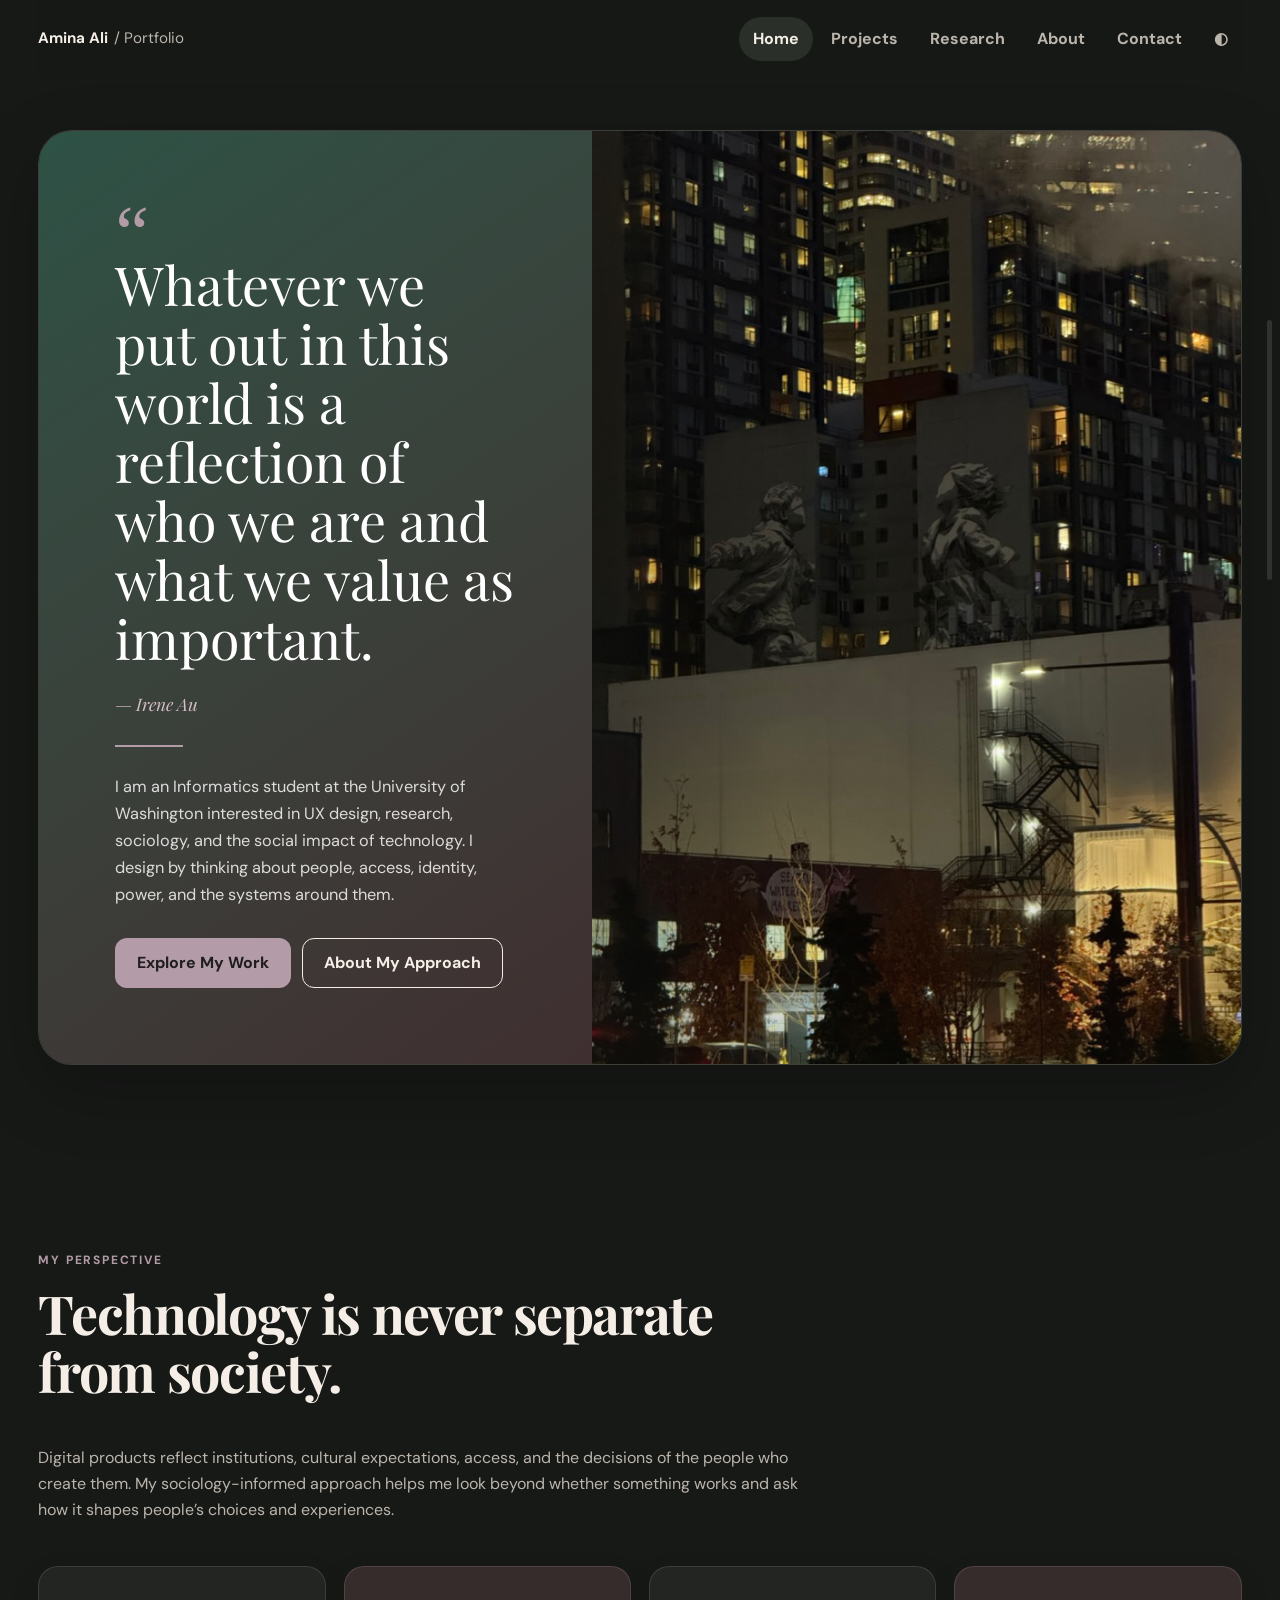
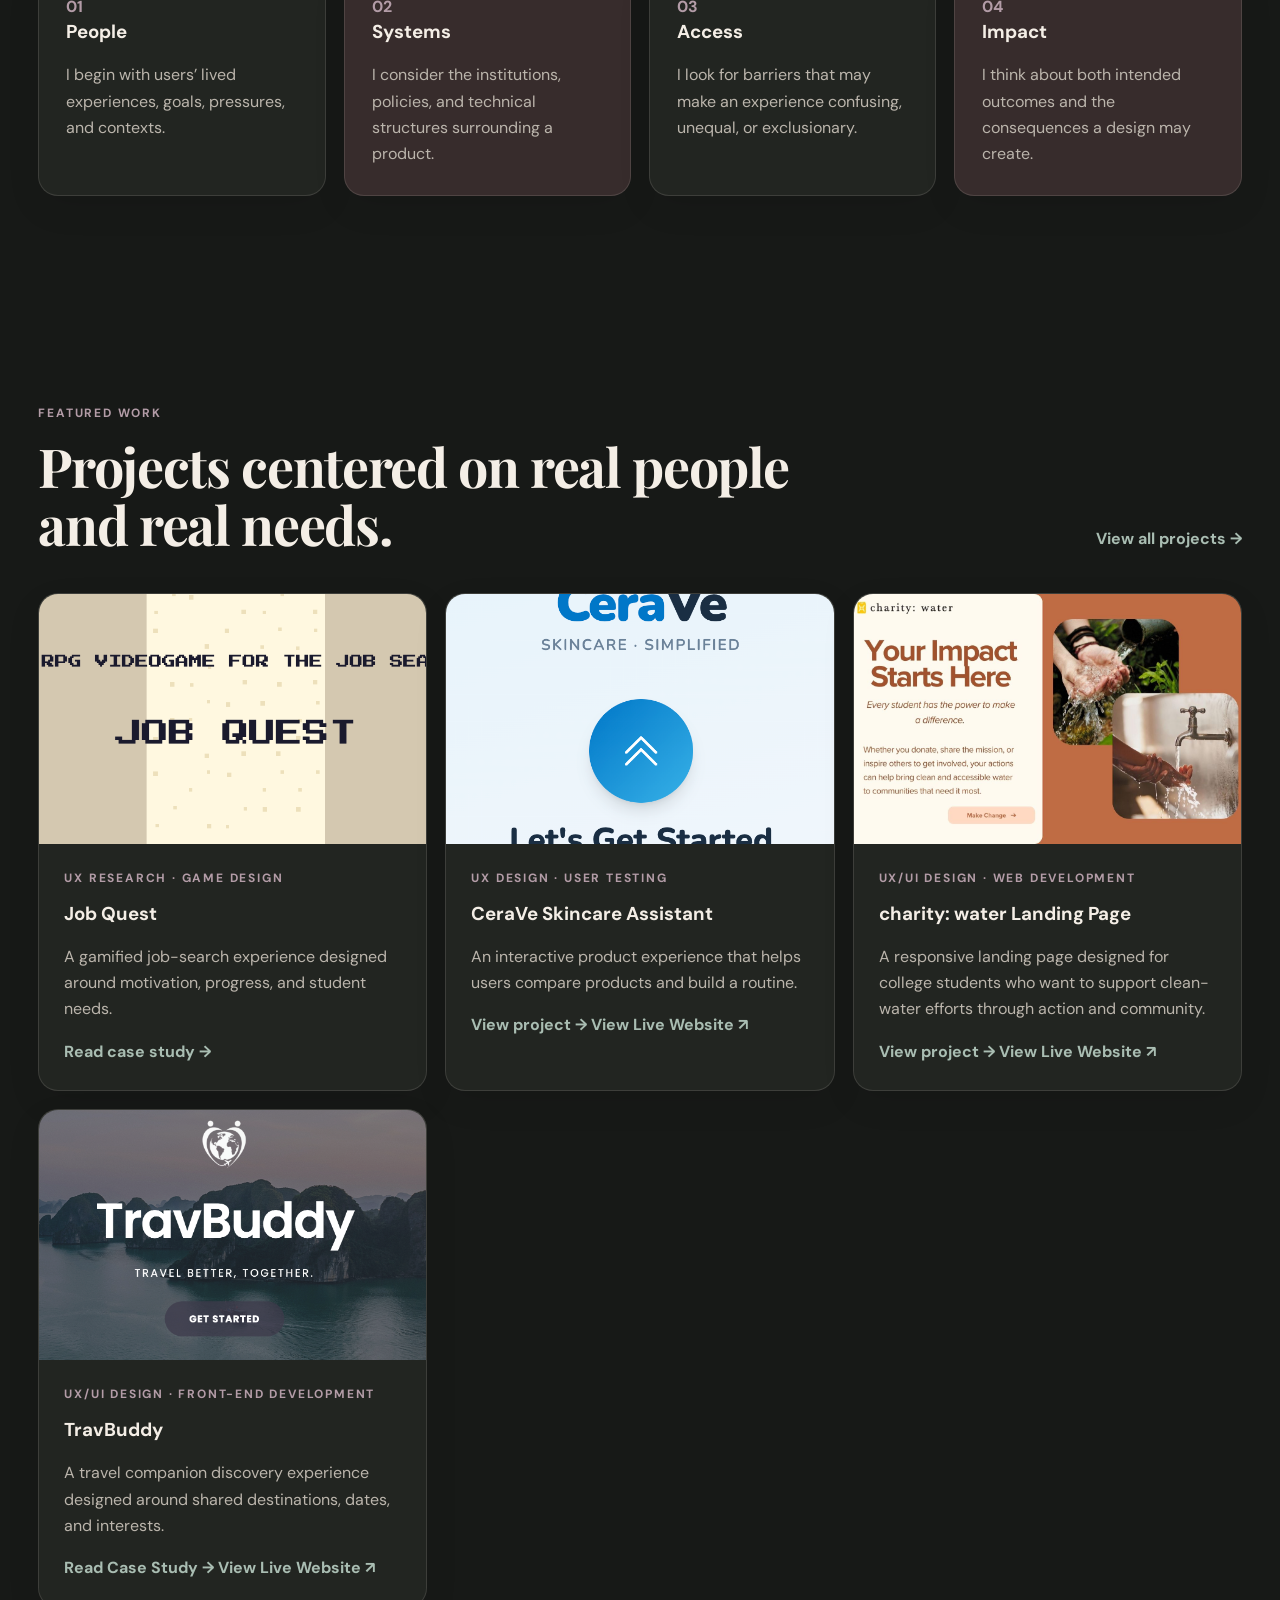
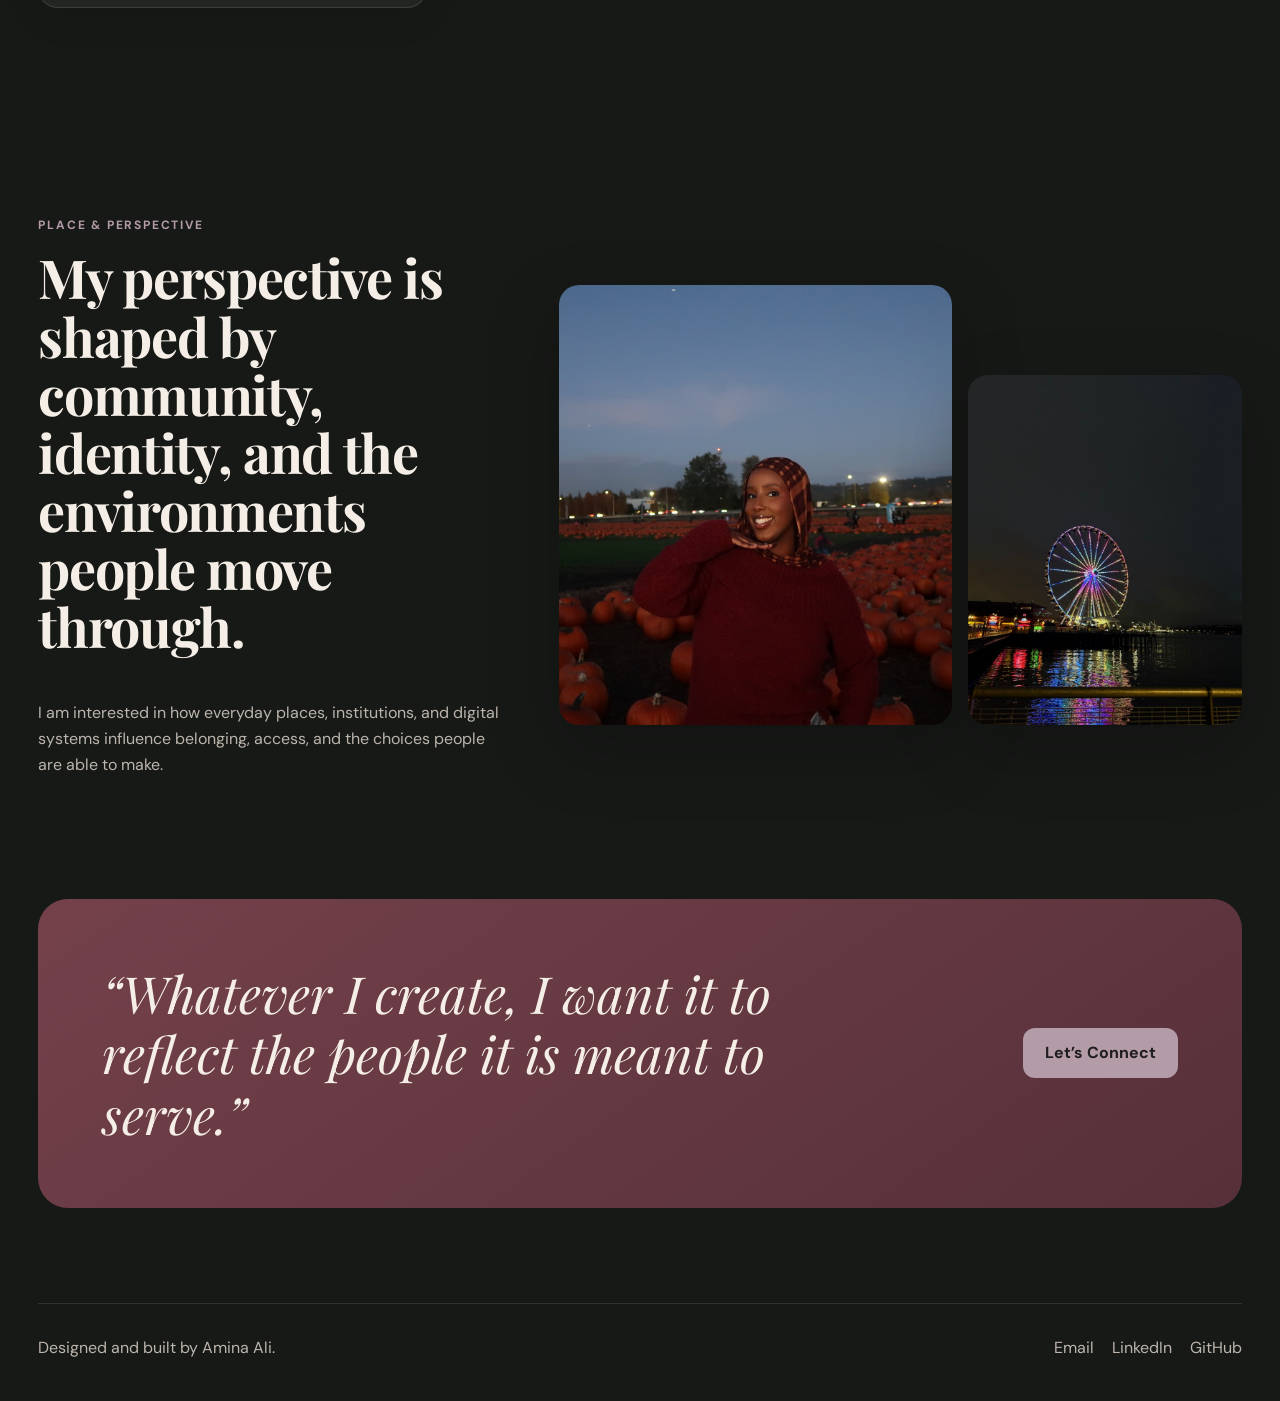
<file: index.html>
<!DOCTYPE html>
<html lang="en">
 <head>
  <meta charset="utf-8"/>
  <meta content="width=device-width, initial-scale=1.0" name="viewport"/>
  <meta content="Amina Ali's UX design, research, and technology portfolio." name="description"/>
  <title>
   Amina Ali | People, Systems, and Design
  </title>
  <link href="https://fonts.googleapis.com" rel="preconnect"/>
  <link crossorigin="" href="https://fonts.gstatic.com" rel="preconnect"/>
  <link href="https://fonts.googleapis.com/css2?family=DM+Sans:wght@400;500;600;700&amp;family=Playfair+Display:ital,wght@0,600;1,500;1,600&amp;display=swap" rel="stylesheet"/>
  <link href="styles.css" rel="stylesheet"/>
  <script defer="" src="script.js">
  </script>
 </head>
 <body>
  <header class="site-header">
   <a class="brand" href="index.html">
    <strong>
     Amina Ali
    </strong>
    <span>
     / Portfolio
    </span>
   </a>
   <button aria-expanded="false" aria-label="Open navigation" class="menu-button" id="menuButton">
    <span>
    </span>
    <span>
    </span>
    <span>
    </span>
   </button>
   <nav class="nav-links" id="navLinks">
    <a class="active" href="index.html">
     Home
    </a>
    <a href="projects.html">
     Projects
    </a>
    <a href="research.html">
     Research
    </a>
    <a href="about.html">
     About
    </a>
    <a href="contact.html">
     Contact
    </a>
    <button aria-label="Switch color theme" class="theme-button" id="themeButton">
     ◐
    </button>
   </nav>
  </header>
  <main>
   <section class="home-hero home-hero-city">
    <div class="city-quote-panel">
     <div class="city-quote-copy">
      <p class="city-quote-mark">
       &ldquo;
      </p>
      <blockquote>
       Whatever we put out in this world is a reflection of who we are
          and what we value as important.
      </blockquote>
      <p class="city-quote-author">
       &mdash; Irene Au
      </p>
      <div class="city-quote-divider">
      </div>
      <p class="city-quote-intro">
       I am an Informatics student at the University of Washington
          interested in UX design, research, sociology, and the social impact
          of technology. I design by thinking about people, access, identity,
          power, and the systems around them.
      </p>
      <div class="button-row">
       <a class="button primary" href="projects.html">
        Explore My Work
       </a>
       <a class="button secondary" href="about.html">
        About My Approach
       </a>
      </div>
     </div>
     <div class="city-quote-image">
      <img alt="Seattle buildings, public art, and urban infrastructure at night" src="img/city-systems.jpg"/>
     </div>
    </div>
   </section>
   <section class="page-section">
    <div class="section-intro">
     <p class="eyebrow">
      MY PERSPECTIVE
     </p>
     <h2>
      Technology is never separate from society.
     </h2>
     <p>
      Digital products reflect institutions, cultural expectations, access, and the decisions of the people who create them. My sociology-informed approach helps me look beyond whether something works and ask how it shapes people&rsquo;s choices and experiences.
     </p>
    </div>
    <div class="principle-grid">
     <article>
      <span>
       01
      </span>
      <h3>
       People
      </h3>
      <p>
       I begin with users&rsquo; lived experiences, goals, pressures, and contexts.
      </p>
     </article>
     <article>
      <span>
       02
      </span>
      <h3>
       Systems
      </h3>
      <p>
       I consider the institutions, policies, and technical structures surrounding a product.
      </p>
     </article>
     <article>
      <span>
       03
      </span>
      <h3>
       Access
      </h3>
      <p>
       I look for barriers that may make an experience confusing, unequal, or exclusionary.
      </p>
     </article>
     <article>
      <span>
       04
      </span>
      <h3>
       Impact
      </h3>
      <p>
       I think about both intended outcomes and the consequences a design may create.
      </p>
     </article>
    </div>
   </section>
   <section class="page-section">
    <div class="section-heading">
     <div>
      <p class="eyebrow">
       FEATURED WORK
      </p>
      <h2>
       Projects centered on real people and real needs.
      </h2>
     </div>
     <a class="text-link" href="projects.html">
      View all projects &rarr;
     </a>
    </div>
    <div class="preview-grid">
     <article class="preview-card">
      <img alt="Job Quest project" src="img/jobquest-game.jpg"/>
      <div>
       <p class="card-label">
        UX RESEARCH &middot; GAME DESIGN
       </p>
       <h3>
        Job Quest
       </h3>
       <p>
        A gamified job-search experience designed around motivation, progress, and student needs.
       </p>
       <a href="JobQuest-CaseStudy.pdf" rel="noopener noreferrer" target="_blank">
        Read case study &rarr;
       </a>
      </div>
     </article>
     <article class="preview-card">
      <img alt="CeraVe prototype" src="img/cerave-project.jpg"/>
      <div>
       <p class="card-label">
        UX DESIGN &middot; USER TESTING
       </p>
       <h3>
        CeraVe Skincare Assistant
       </h3>
       <p>
        An interactive product experience that helps users compare products and build a routine.
       </p>
       <a href="projects.html#cerave">
        View project &rarr;
       </a>
       <a href="https://cart-team-77381441.figma.site/" rel="noopener noreferrer" target="_blank">
        View Live Website &nearrow;
       </a>
      </div>
     </article>
     <article class="preview-card">
      <img alt="charity water landing page designed by Amina Ali" src="img/charity-water-project.jpg"/>
      <div>
       <p class="card-label">
        UX/UI DESIGN &middot; WEB DEVELOPMENT
       </p>
       <h3>
        charity: water Landing Page
       </h3>
       <p>
        A responsive landing page designed for college students who want to support clean-water efforts through action and community.
       </p>
       <a href="https://aamina-bot.github.io/CR-02-charity-water-lp/" rel="noopener noreferrer" target="_blank">
        View project &rarr;
       </a>
       <a href="https://aamina-bot.github.io/CR-02-charity-water-lp/" rel="noopener noreferrer" target="_blank">
        View Live Website &nearrow;
       </a>
      </div>
     </article>
     <article class="preview-card">
      <img alt="TravBuddy traveler matching application" src="TravBuddyIMG.png"/>
      <div>
       <p class="card-label">
        UX/UI DESIGN &middot; FRONT-END DEVELOPMENT
       </p>
       <h3>
        TravBuddy
       </h3>
       <p>
        A travel companion discovery experience designed around shared destinations, dates, and interests.
       </p>
       <a href="case-studies/travbuddy.html">
        Read Case Study &rarr;
       </a>
       <a href="https://info340b-su26.github.io/project-aamina-bot/" rel="noopener noreferrer" target="_blank">
        View Live Website &nearrow;
       </a>
      </div>
     </article>
    </div>
   </section>
   <section class="page-section personal-visual-section">
    <div class="personal-visual-copy">
     <p class="eyebrow">
      PLACE &amp; PERSPECTIVE
     </p>
     <h2>
      My perspective is shaped by community, identity, and the environments people move through.
     </h2>
     <p>
      I am interested in how everyday places, institutions, and digital systems
        influence belonging, access, and the choices people are able to make.
     </p>
    </div>
    <div class="personal-photo-grid">
     <img alt="Amina Ali at a pumpkin patch" src="img/profile.jpg"/>
     <img alt="Seattle Great Wheel illuminated at night" src="img/seattle-wheel.jpg"/>
    </div>
   </section>
   <section class="page-section quote-panel">
    <p>
     &ldquo;Whatever I create, I want it to reflect the people it is meant to serve.&rdquo;
    </p>
    <a class="button primary" href="contact.html">
     Let&rsquo;s Connect
    </a>
   </section>
  </main>
  <footer class="site-footer">
   <p>
    Designed and built by Amina Ali.
   </p>
   <div>
    <a href="mailto:aliamina9890@gmail.com">
     Email
    </a>
    <a href="https://www.linkedin.com/in/aminaalii" rel="noopener noreferrer" target="_blank">
     LinkedIn
    </a>
    <a href="https://github.com/aamina-bot" rel="noopener noreferrer" target="_blank">
     GitHub
    </a>
   </div>
  </footer>
 </body>
</html>
</file>
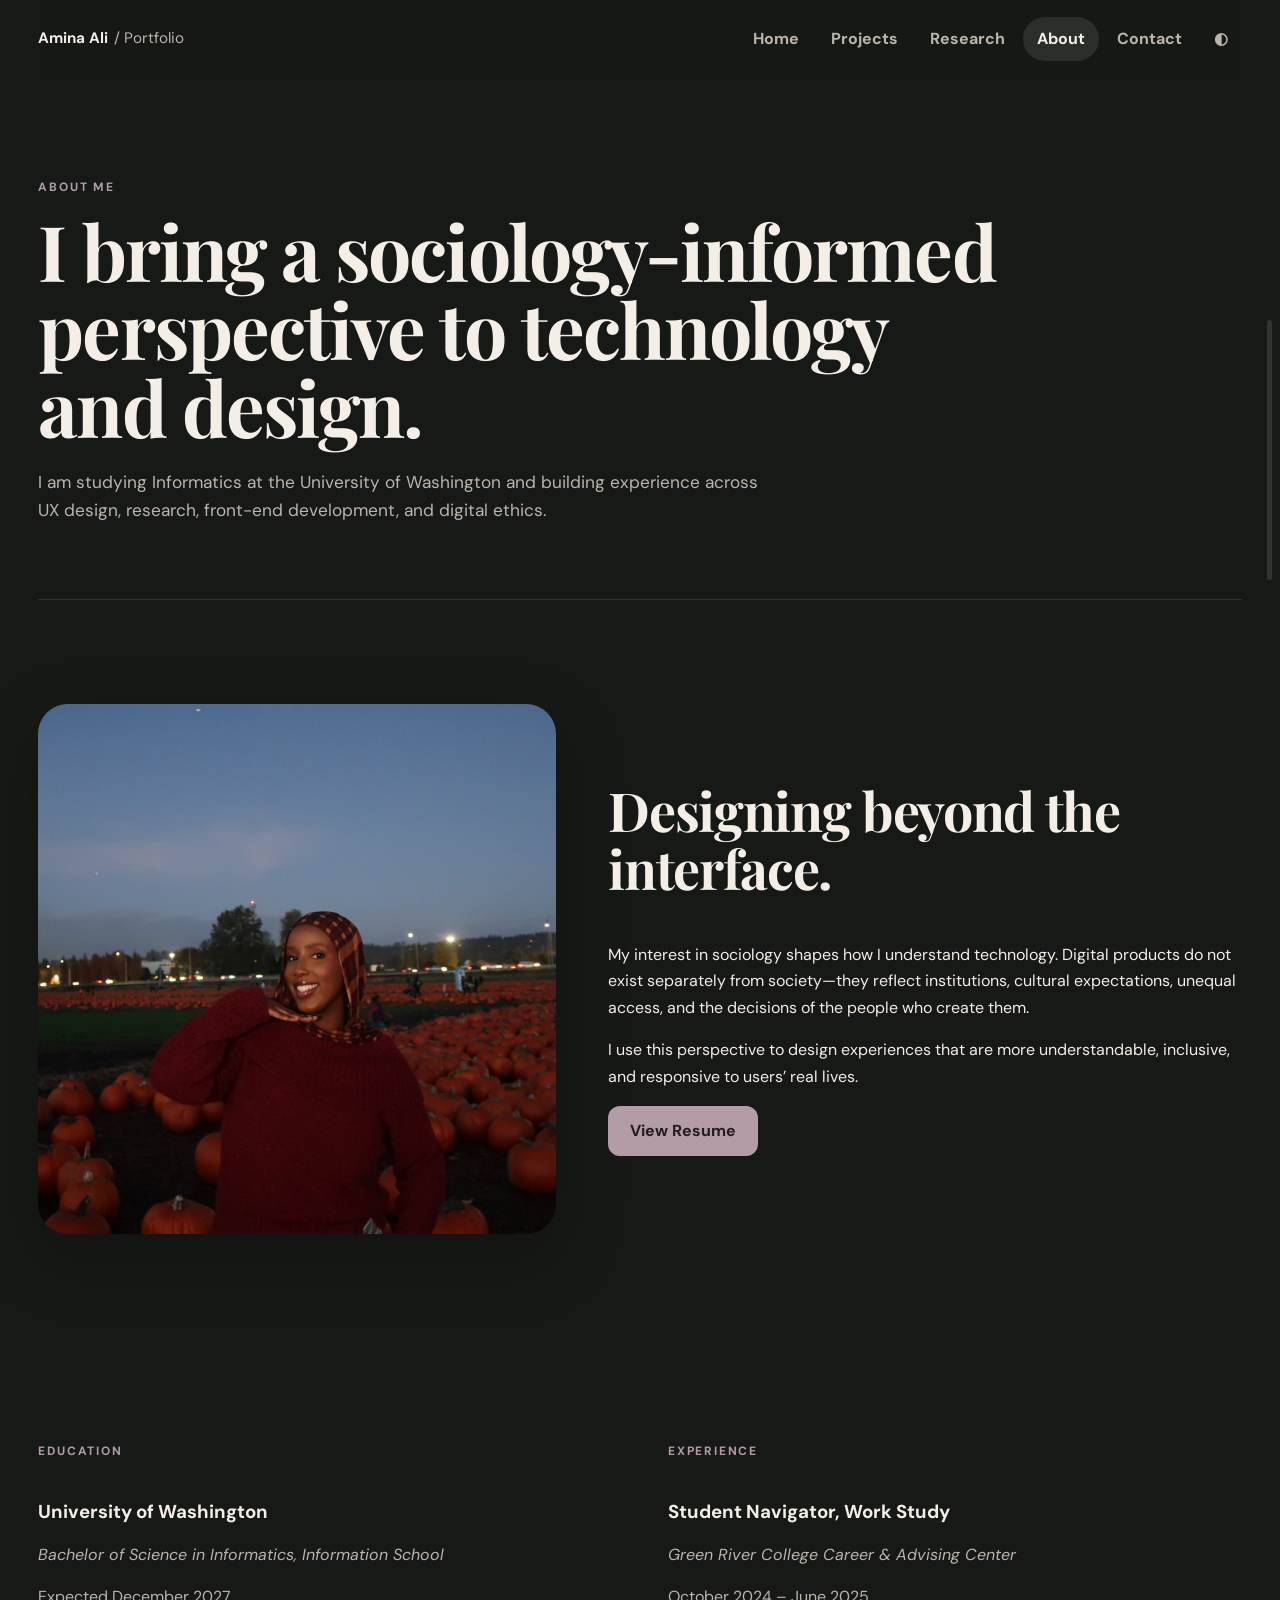
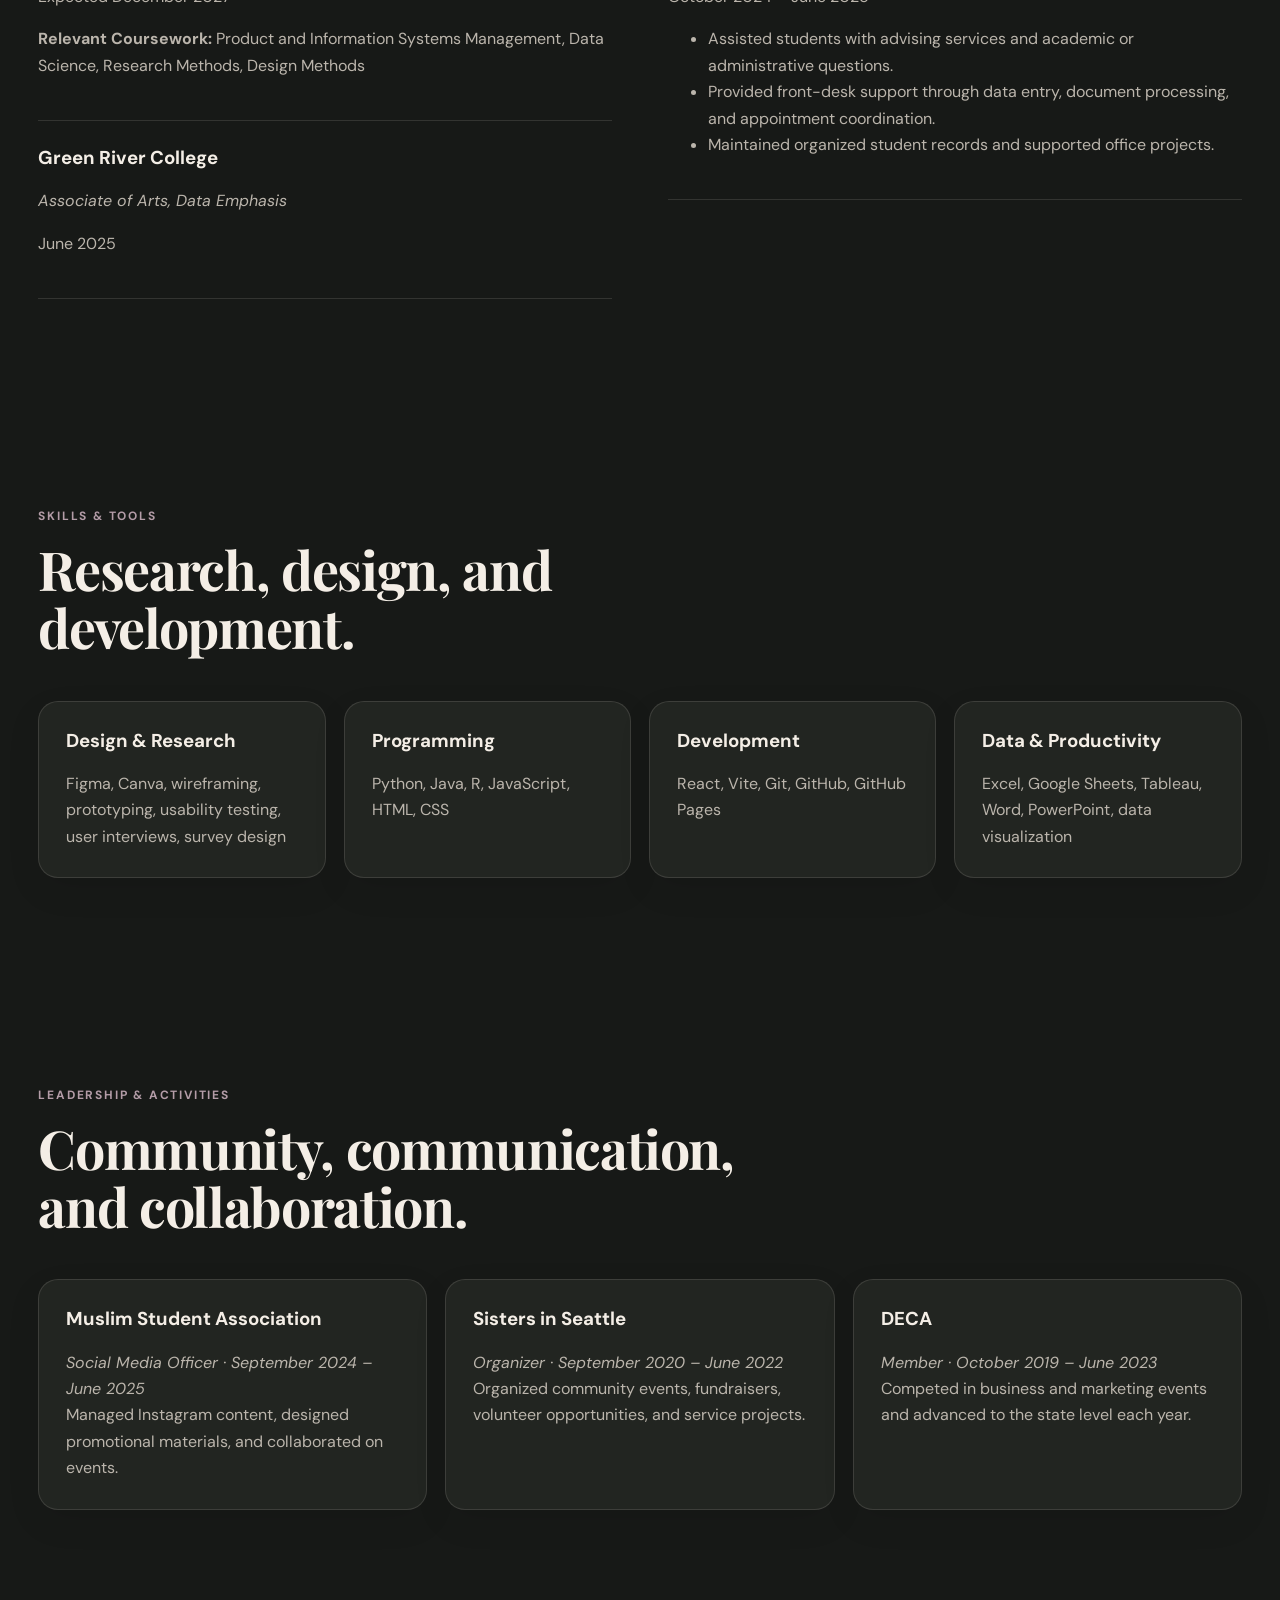
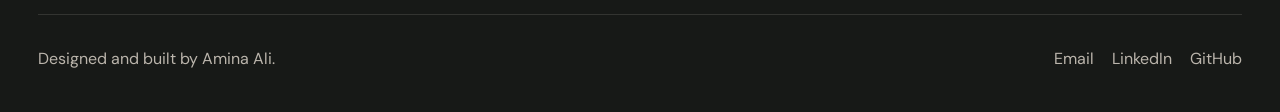
<file: about.html>
<!DOCTYPE html>
<html lang="en">
 <head>
  <meta charset="utf-8"/>
  <meta content="width=device-width, initial-scale=1.0" name="viewport"/>
  <title>
   About | Amina Ali
  </title>
  <link href="https://fonts.googleapis.com" rel="preconnect"/>
  <link crossorigin="" href="https://fonts.gstatic.com" rel="preconnect"/>
  <link href="https://fonts.googleapis.com/css2?family=DM+Sans:wght@400;500;600;700&amp;family=Playfair+Display:ital,wght@0,600;1,500;1,600&amp;display=swap" rel="stylesheet"/>
  <link href="styles.css" rel="stylesheet"/>
  <script defer="" src="script.js">
  </script>
 </head>
 <body>
  <header class="site-header">
   <a class="brand" href="index.html">
    <strong>
     Amina Ali
    </strong>
    <span>
     / Portfolio
    </span>
   </a>
   <button aria-expanded="false" aria-label="Open navigation" class="menu-button" id="menuButton">
    <span>
    </span>
    <span>
    </span>
    <span>
    </span>
   </button>
   <nav class="nav-links" id="navLinks">
    <a href="index.html">
     Home
    </a>
    <a href="projects.html">
     Projects
    </a>
    <a href="research.html">
     Research
    </a>
    <a class="active" href="about.html">
     About
    </a>
    <a href="contact.html">
     Contact
    </a>
    <button class="theme-button" id="themeButton">
     ◐
    </button>
   </nav>
  </header>
  <main>
   <section class="page-hero">
    <p class="eyebrow">
     ABOUT ME
    </p>
    <h1>
     I bring a sociology-informed perspective to technology and design.
    </h1>
    <p>
     I am studying Informatics at the University of Washington and building experience across UX design, research, front-end development, and digital ethics.
    </p>
   </section>
   <section class="page-section about-profile">
    <img alt="Portrait of Amina Ali" src="img/profile.jpg"/>
    <div>
     <h2>
      Designing beyond the interface.
     </h2>
     <p>
      My interest in sociology shapes how I understand technology. Digital products do not exist separately from society&mdash;they reflect institutions, cultural expectations, unequal access, and the decisions of the people who create them.
     </p>
     <p>
      I use this perspective to design experiences that are more understandable, inclusive, and responsive to users&rsquo; real lives.
     </p>
     <a class="button primary" href="Amina-Ali-Resume.pdf" rel="noopener noreferrer" target="_blank">
      View Resume
     </a>
    </div>
   </section>
   <section class="page-section two-column">
    <div>
     <p class="eyebrow">
      EDUCATION
     </p>
     <div class="timeline">
      <article>
       <h3>
        University of Washington
       </h3>
       <p>
        <em>
         Bachelor of Science in Informatics, Information School
        </em>
       </p>
       <p>
        Expected December 2027
       </p>
       <p>
        <strong>
         Relevant Coursework:
        </strong>
        Product and Information Systems Management, Data Science, Research Methods, Design Methods
       </p>
      </article>
      <article>
       <h3>
        Green River College
       </h3>
       <p>
        <em>
         Associate of Arts, Data Emphasis
        </em>
       </p>
       <p>
        June 2025
       </p>
      </article>
     </div>
    </div>
    <div>
     <p class="eyebrow">
      EXPERIENCE
     </p>
     <div class="timeline">
      <article>
       <h3>
        Student Navigator, Work Study
       </h3>
       <p>
        <em>
         Green River College Career &amp; Advising Center
        </em>
       </p>
       <p>
        October 2024 &ndash; June 2025
       </p>
       <ul>
        <li>
         Assisted students with advising services and academic or administrative questions.
        </li>
        <li>
         Provided front-desk support through data entry, document processing, and appointment coordination.
        </li>
        <li>
         Maintained organized student records and supported office projects.
        </li>
       </ul>
      </article>
     </div>
    </div>
   </section>
   <section class="page-section">
    <div class="section-intro">
     <p class="eyebrow">
      SKILLS &amp; TOOLS
     </p>
     <h2>
      Research, design, and development.
     </h2>
    </div>
    <div class="skills-grid">
     <article>
      <h3>
       Design &amp; Research
      </h3>
      <p>
       Figma, Canva, wireframing, prototyping, usability testing, user interviews, survey design
      </p>
     </article>
     <article>
      <h3>
       Programming
      </h3>
      <p>
       Python, Java, R, JavaScript, HTML, CSS
      </p>
     </article>
     <article>
      <h3>
       Development
      </h3>
      <p>
       React, Vite, Git, GitHub, GitHub Pages
      </p>
     </article>
     <article>
      <h3>
       Data &amp; Productivity
      </h3>
      <p>
       Excel, Google Sheets, Tableau, Word, PowerPoint, data visualization
      </p>
     </article>
    </div>
   </section>
   <section class="page-section">
    <div class="section-intro">
     <p class="eyebrow">
      LEADERSHIP &amp; ACTIVITIES
     </p>
     <h2>
      Community, communication, and collaboration.
     </h2>
    </div>
    <div class="activity-grid">
     <article>
      <h3>
       Muslim Student Association
      </h3>
      <p>
       <em>
        Social Media Officer &middot; September 2024 &ndash; June 2025
       </em>
      </p>
      <p>
       Managed Instagram content, designed promotional materials, and collaborated on events.
      </p>
     </article>
     <article>
      <h3>
       Sisters in Seattle
      </h3>
      <p>
       <em>
        Organizer &middot; September 2020 &ndash; June 2022
       </em>
      </p>
      <p>
       Organized community events, fundraisers, volunteer opportunities, and service projects.
      </p>
     </article>
     <article>
      <h3>
       DECA
      </h3>
      <p>
       <em>
        Member &middot; October 2019 &ndash; June 2023
       </em>
      </p>
      <p>
       Competed in business and marketing events and advanced to the state level each year.
      </p>
     </article>
    </div>
   </section>
  </main>
  <footer class="site-footer">
   <p>
    Designed and built by Amina Ali.
   </p>
   <div>
    <a href="mailto:aliamina9890@gmail.com">
     Email
    </a>
    <a href="https://www.linkedin.com/in/aminaalii" rel="noopener noreferrer" target="_blank">
     LinkedIn
    </a>
    <a href="https://github.com/aamina-bot" rel="noopener noreferrer" target="_blank">
     GitHub
    </a>
   </div>
  </footer>
 </body>
</html>
</file>
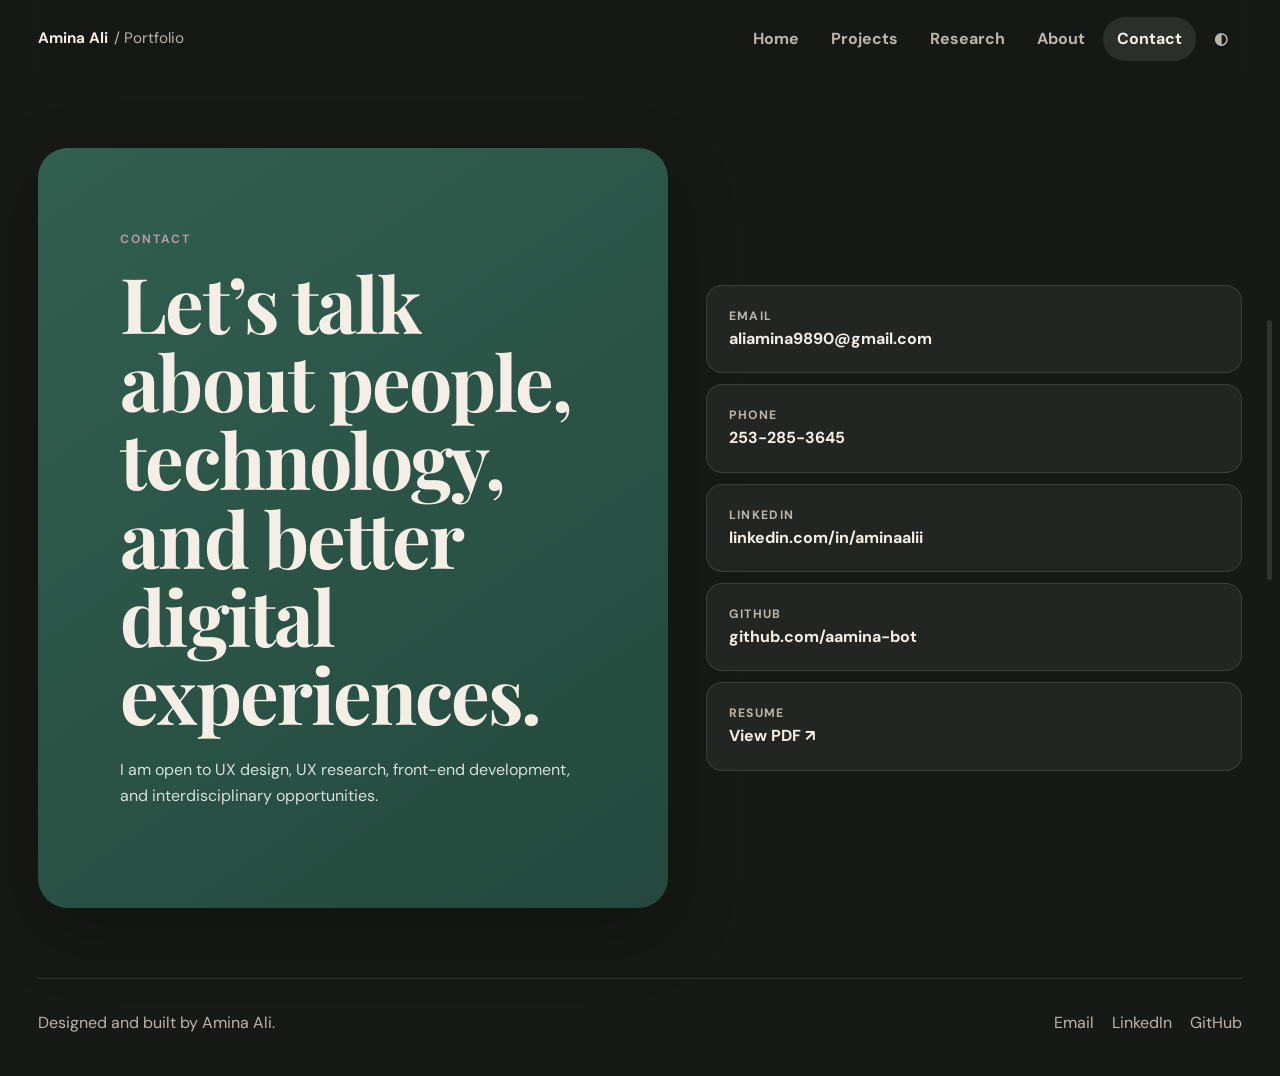
<file: contact.html>
<!DOCTYPE html>
<html lang="en">
 <head>
  <meta charset="utf-8"/>
  <meta content="width=device-width, initial-scale=1.0" name="viewport"/>
  <title>
   Contact | Amina Ali
  </title>
  <link href="https://fonts.googleapis.com" rel="preconnect"/>
  <link crossorigin="" href="https://fonts.gstatic.com" rel="preconnect"/>
  <link href="https://fonts.googleapis.com/css2?family=DM+Sans:wght@400;500;600;700&amp;family=Playfair+Display:ital,wght@0,600;1,500;1,600&amp;display=swap" rel="stylesheet"/>
  <link href="styles.css" rel="stylesheet"/>
  <script defer="" src="script.js">
  </script>
 </head>
 <body>
  <header class="site-header">
   <a class="brand" href="index.html">
    <strong>
     Amina Ali
    </strong>
    <span>
     / Portfolio
    </span>
   </a>
   <button aria-expanded="false" aria-label="Open navigation" class="menu-button" id="menuButton">
    <span>
    </span>
    <span>
    </span>
    <span>
    </span>
   </button>
   <nav class="nav-links" id="navLinks">
    <a href="index.html">
     Home
    </a>
    <a href="projects.html">
     Projects
    </a>
    <a href="research.html">
     Research
    </a>
    <a href="about.html">
     About
    </a>
    <a class="active" href="contact.html">
     Contact
    </a>
    <button class="theme-button" id="themeButton">
     ◐
    </button>
   </nav>
  </header>
  <main>
   <section class="contact-page">
    <div class="contact-message">
     <p class="eyebrow">
      CONTACT
     </p>
     <h1>
      Let&rsquo;s talk about people, technology, and better digital experiences.
     </h1>
     <p>
      I am open to UX design, UX research, front-end development, and interdisciplinary opportunities.
     </p>
    </div>
    <div class="contact-panel">
     <a href="mailto:aliamina9890@gmail.com">
      <span>
       Email
      </span>
      <strong>
       aliamina9890@gmail.com
      </strong>
     </a>
     <a href="tel:+12532853645">
      <span>
       Phone
      </span>
      <strong>
       253-285-3645
      </strong>
     </a>
     <a href="https://www.linkedin.com/in/aminaalii" rel="noopener noreferrer" target="_blank">
      <span>
       LinkedIn
      </span>
      <strong>
       linkedin.com/in/aminaalii
      </strong>
     </a>
     <a href="https://github.com/aamina-bot" rel="noopener noreferrer" target="_blank">
      <span>
       GitHub
      </span>
      <strong>
       github.com/aamina-bot
      </strong>
     </a>
     <a href="Amina-Ali-Resume.pdf" rel="noopener noreferrer" target="_blank">
      <span>
       Resume
      </span>
      <strong>
       View PDF &nearrow;
      </strong>
     </a>
    </div>
   </section>
  </main>
  <footer class="site-footer">
   <p>
    Designed and built by Amina Ali.
   </p>
   <div>
    <a href="mailto:aliamina9890@gmail.com">
     Email
    </a>
    <a href="https://www.linkedin.com/in/aminaalii" rel="noopener noreferrer" target="_blank">
     LinkedIn
    </a>
    <a href="https://github.com/aamina-bot" rel="noopener noreferrer" target="_blank">
     GitHub
    </a>
   </div>
  </footer>
 </body>
</html>
</file>
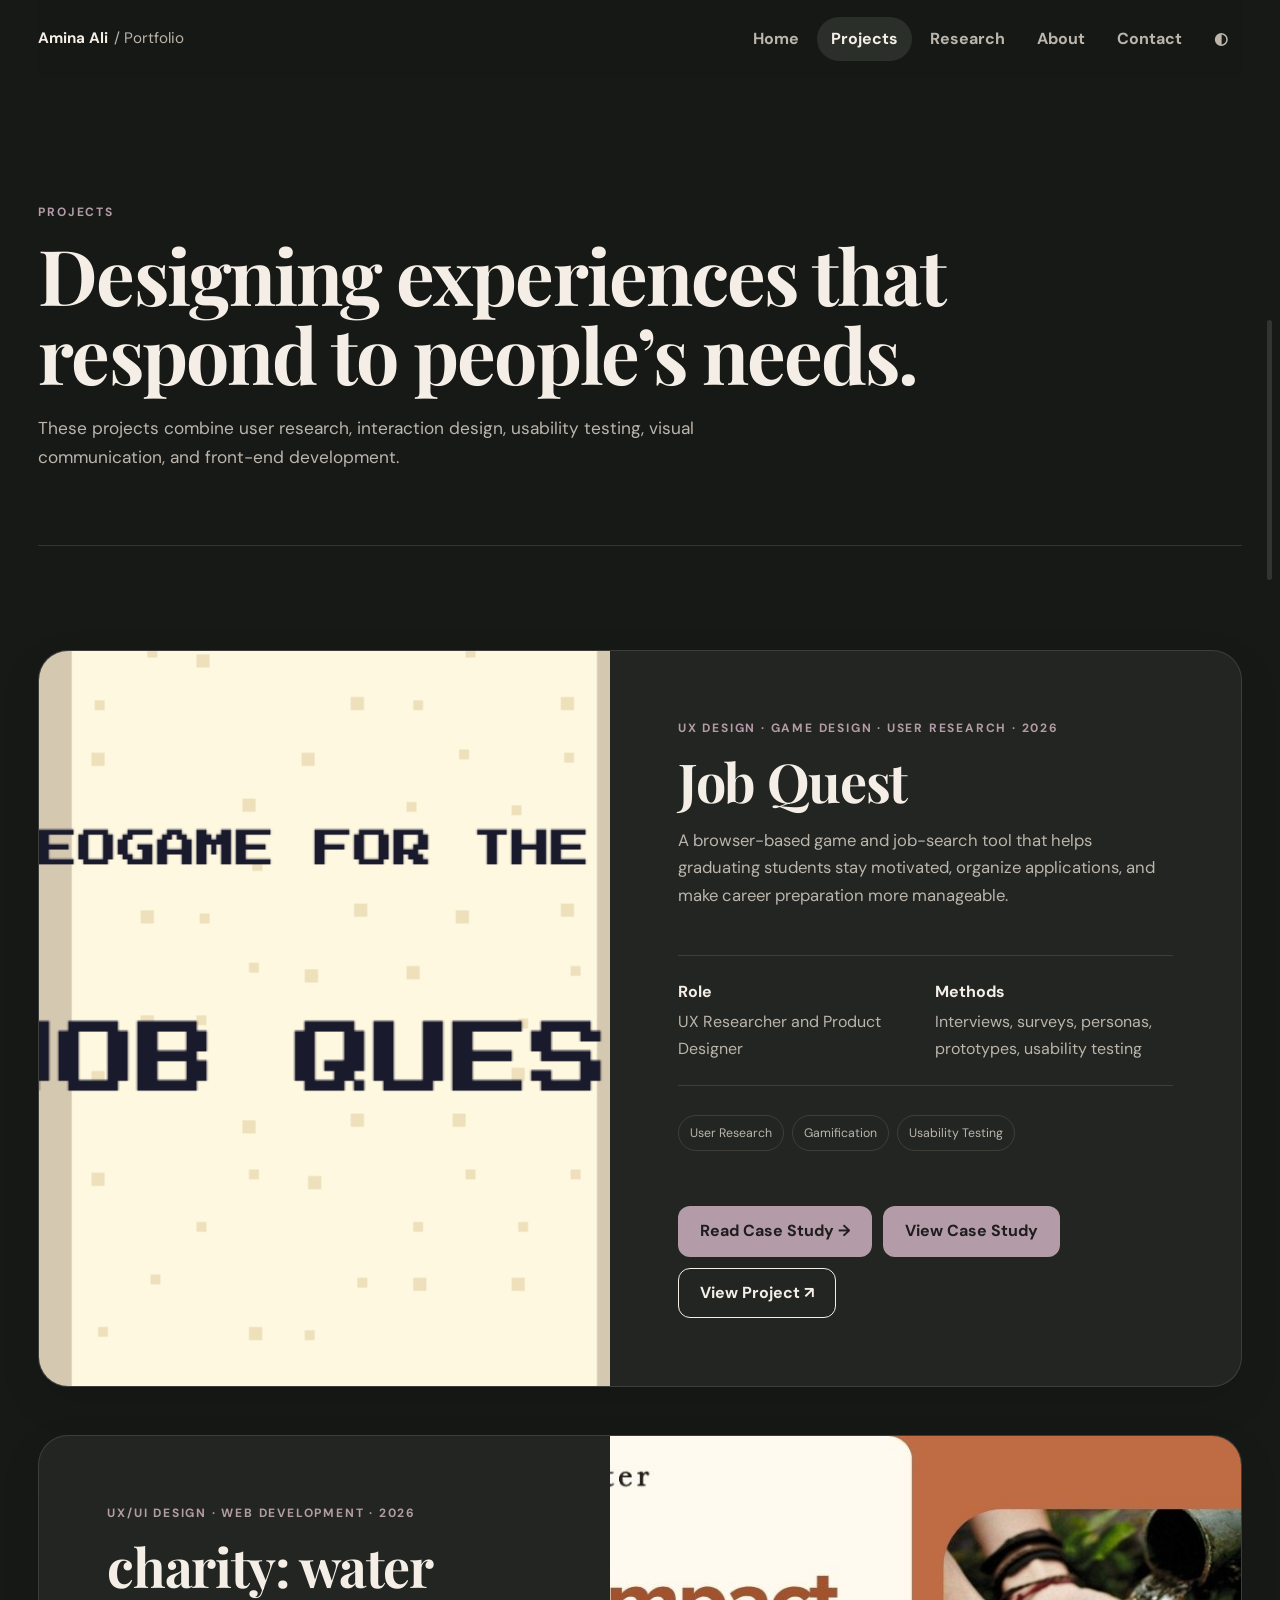
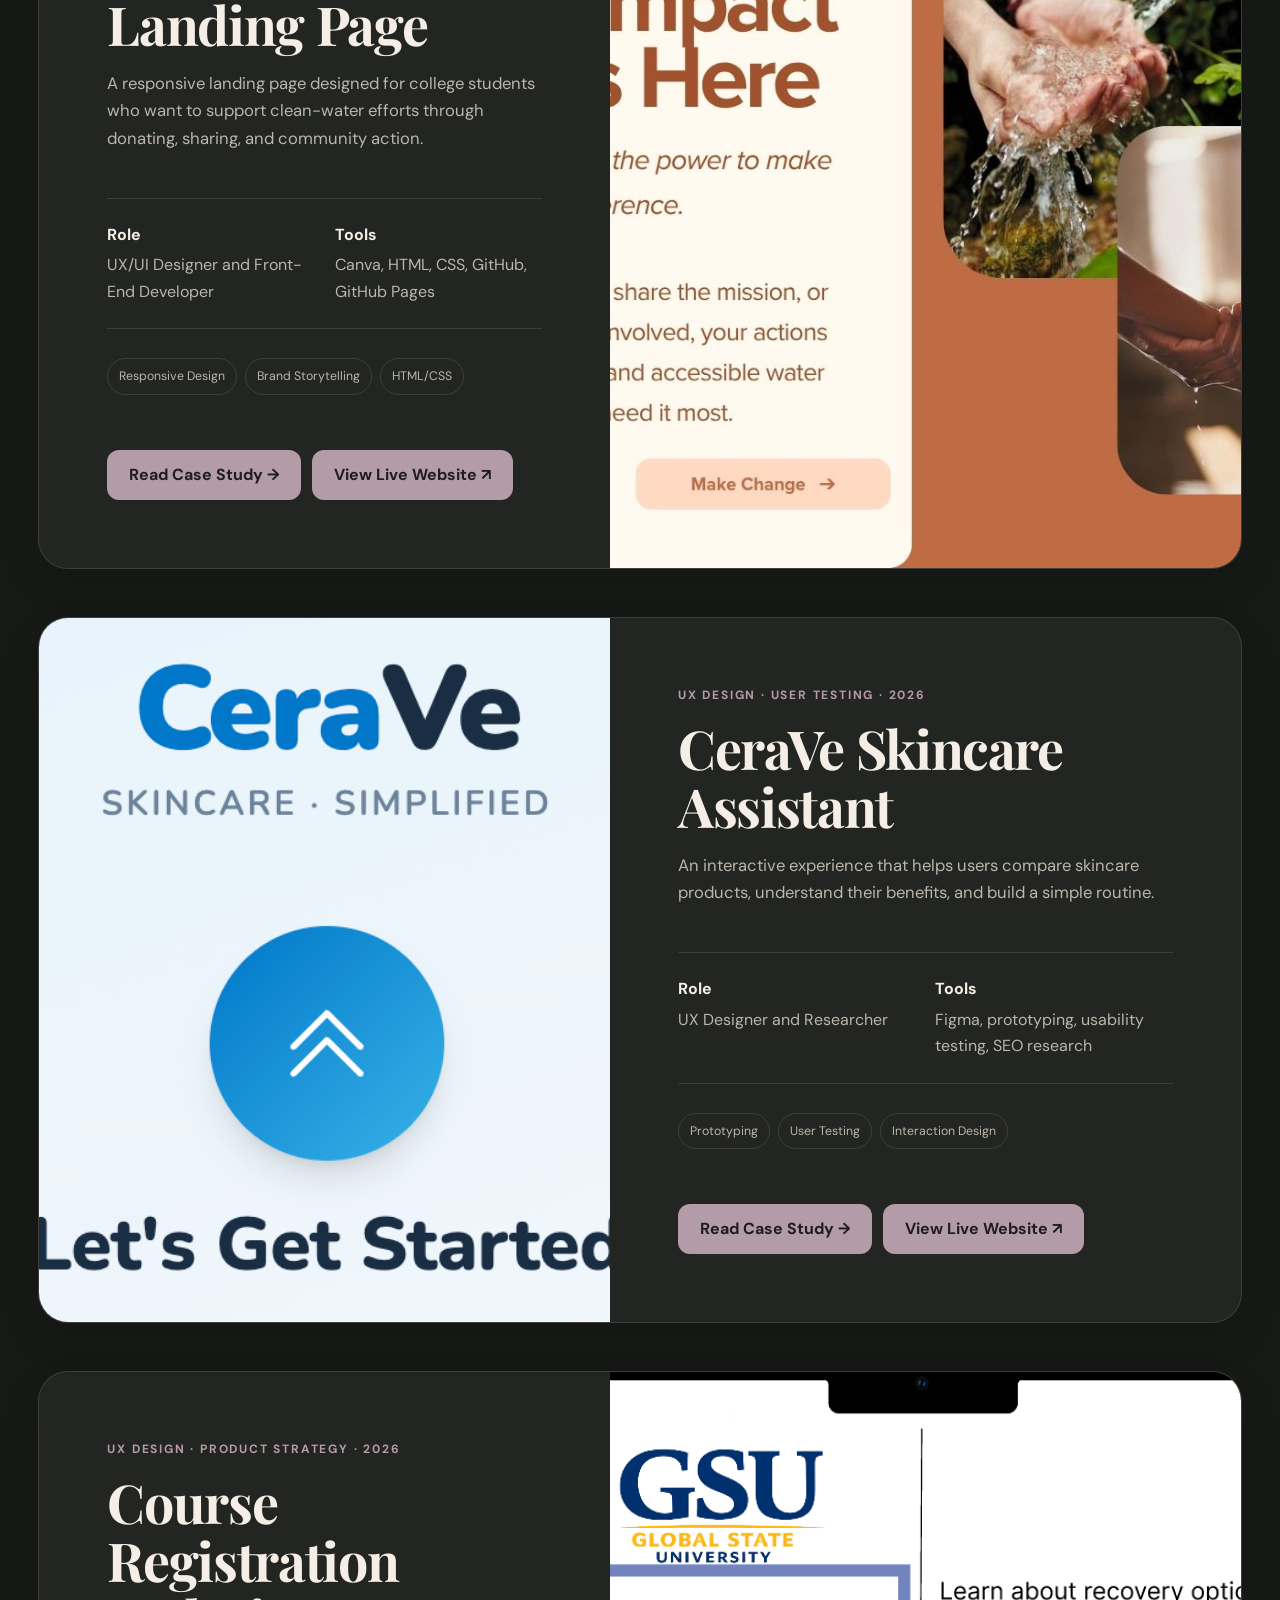
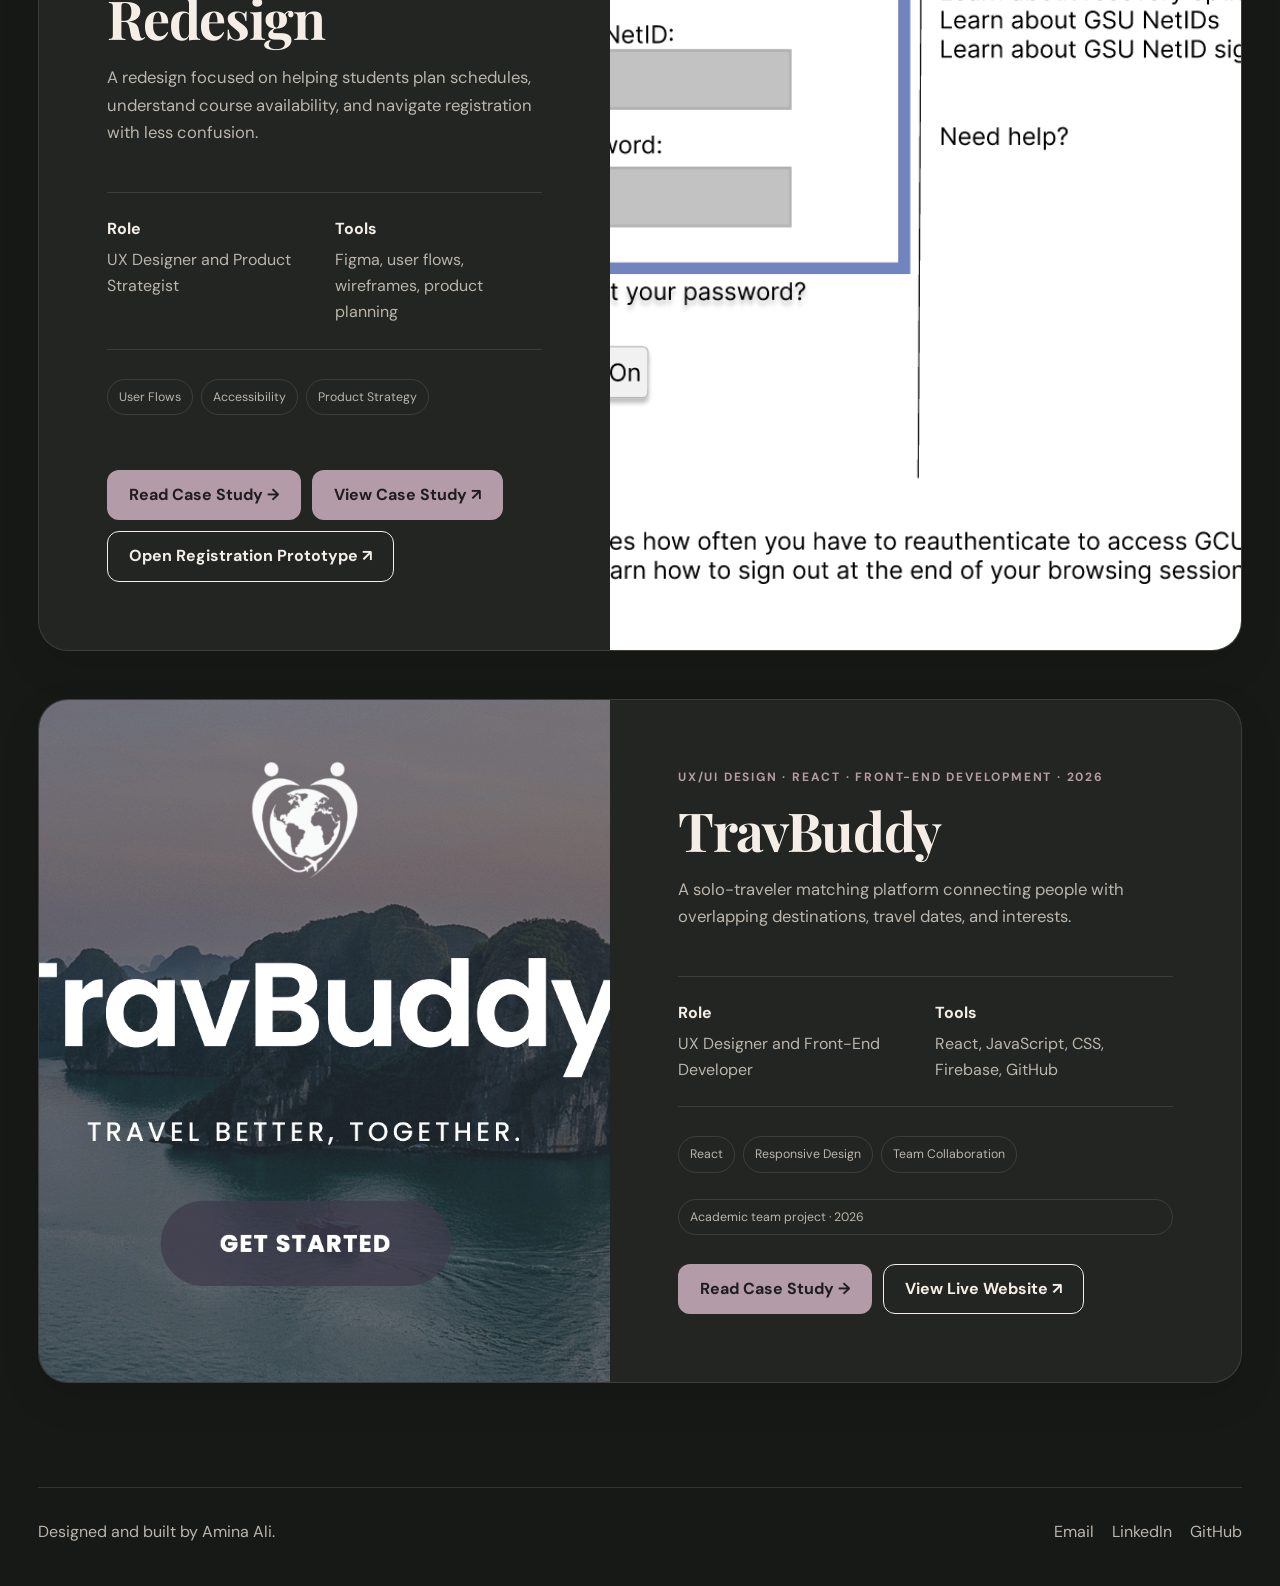
<file: projects.html>
<!DOCTYPE html>
<html lang="en">
 <head>
  <meta charset="utf-8"/>
  <meta content="width=device-width, initial-scale=1.0" name="viewport"/>
  <title>
   Projects | Amina Ali
  </title>
  <link href="https://fonts.googleapis.com" rel="preconnect"/>
  <link crossorigin="" href="https://fonts.gstatic.com" rel="preconnect"/>
  <link href="https://fonts.googleapis.com/css2?family=DM+Sans:wght@400;500;600;700&amp;family=Playfair+Display:ital,wght@0,600;1,500;1,600&amp;display=swap" rel="stylesheet"/>
  <link href="styles.css" rel="stylesheet"/>
  <script defer="" src="script.js">
  </script>
  <link href="case-studies.css" rel="stylesheet"/>
 </head>
 <body>
  <header class="site-header">
   <a class="brand" href="index.html">
    <strong>
     Amina Ali
    </strong>
    <span>
     / Portfolio
    </span>
   </a>
   <button aria-expanded="false" aria-label="Open navigation" class="menu-button" id="menuButton">
    <span>
    </span>
    <span>
    </span>
    <span>
    </span>
   </button>
   <nav class="nav-links" id="navLinks">
    <a href="index.html">
     Home
    </a>
    <a class="active" href="projects.html">
     Projects
    </a>
    <a href="research.html">
     Research
    </a>
    <a href="about.html">
     About
    </a>
    <a href="contact.html">
     Contact
    </a>
    <button class="theme-button" id="themeButton">
     ◐
    </button>
   </nav>
  </header>
  <main>
   <section class="page-hero">
    <p class="eyebrow">
     PROJECTS
    </p>
    <h1>
     Designing experiences that respond to people&rsquo;s needs.
    </h1>
    <p>
     These projects combine user research, interaction design, usability testing, visual communication, and front-end development.
    </p>
   </section>
   <section class="page-section project-list">
    <!-- JOB QUEST -->
    <article class="project-row">
     <a class="project-image" href="https://alipson.me/projects/job-quest/" rel="noopener noreferrer" target="_blank">
      <img alt="Job Quest" src="img/jobquest-game.jpg"/>
     </a>
     <div class="project-copy">
      <p class="card-label">
       UX DESIGN &middot; GAME DESIGN &middot; USER RESEARCH &middot; 2026
      </p>
      <h2>
       Job Quest
      </h2>
      <p>
       A browser-based game and job-search tool that helps graduating students stay motivated, organize applications, and make career preparation more manageable.
      </p>
      <div class="project-meta-grid">
       <div>
        <strong>
         Role
        </strong>
        <span>
         UX Researcher and Product Designer
        </span>
       </div>
       <div>
        <strong>
         Methods
        </strong>
        <span>
         Interviews, surveys, personas, prototypes, usability testing
        </span>
       </div>
      </div>
      <div class="tag-row">
       <span>
        User Research
       </span>
       <span>
        Gamification
       </span>
       <span>
        Usability Testing
       </span>
      </div>
      <div class="button-row">
       <a class="button primary" href="case-studies/jobquest.html">
        Read Case Study &rarr;
       </a>
       <a class="button primary" href="JobQuest-CaseStudy.pdf" rel="noopener noreferrer" target="_blank">
        View Case Study
       </a>
       <a class="button secondary" href="https://alipson.me/projects/job-quest/" rel="noopener noreferrer" target="_blank">
        View Project &nearrow;
       </a>
      </div>
     </div>
    </article>
    <!-- CHARITY WATER -->
    <article class="project-row reverse">
     <a class="project-image" href="case-studies/charity-water.html" rel="noopener noreferrer">
      <img alt="charity water landing page" src="img/charity-water-project.jpg"/>
     </a>
     <div class="project-copy">
      <p class="card-label">
       UX/UI DESIGN &middot; WEB DEVELOPMENT &middot; 2026
      </p>
      <h2>
       charity: water Landing Page
      </h2>
      <p>
       A responsive landing page designed for college students who want to support clean-water efforts through donating, sharing, and community action.
      </p>
      <div class="project-meta-grid">
       <div>
        <strong>
         Role
        </strong>
        <span>
         UX/UI Designer and Front-End Developer
        </span>
       </div>
       <div>
        <strong>
         Tools
        </strong>
        <span>
         Canva, HTML, CSS, GitHub, GitHub Pages
        </span>
       </div>
      </div>
      <div class="tag-row">
       <span>
        Responsive Design
       </span>
       <span>
        Brand Storytelling
       </span>
       <span>
        HTML/CSS
       </span>
      </div>
      <div class="button-row">
       <a class="button primary" href="case-studies/charity-water.html">
        Read Case Study &rarr;
       </a>
       <a class="button primary" href="https://aamina-bot.github.io/CR-02-charity-water-lp/" rel="noopener noreferrer" target="_blank">
        View Live Website &nearrow;
       </a>
      </div>
     </div>
    </article>
    <!-- CERAVE -->
    <article class="project-row" id="cerave">
     <a class="project-image" href="case-studies/cerave.html" rel="noopener noreferrer">
      <img alt="CeraVe prototype" src="img/cerave-project.jpg"/>
     </a>
     <div class="project-copy">
      <p class="card-label">
       UX DESIGN &middot; USER TESTING &middot; 2026
      </p>
      <h2>
       CeraVe Skincare Assistant
      </h2>
      <p>
       An interactive experience that helps users compare skincare products, understand their benefits, and build a simple routine.
      </p>
      <div class="project-meta-grid">
       <div>
        <strong>
         Role
        </strong>
        <span>
         UX Designer and Researcher
        </span>
       </div>
       <div>
        <strong>
         Tools
        </strong>
        <span>
         Figma, prototyping, usability testing, SEO research
        </span>
       </div>
      </div>
      <div class="tag-row">
       <span>
        Prototyping
       </span>
       <span>
        User Testing
       </span>
       <span>
        Interaction Design
       </span>
      </div>
      <div class="button-row">
       <a class="button primary" href="case-studies/cerave.html">
        Read Case Study &rarr;
       </a>
       <a class="button primary" href="https://cart-team-77381441.figma.site/" rel="noopener noreferrer" target="_blank">
        View Live Website &nearrow;
       </a>
      </div>
     </div>
    </article>
    <!-- COURSE REGISTRATION REDESIGN -->
    <article class="project-row reverse">
     <a class="project-image" href="https://www.figma.com/proto/ecGp154bCMn2BwYlkgVwsB/Grp-Project-Workshop-8?node-id=3-2&amp;p=f&amp;viewport=151%2C115%2C0.34&amp;t=vANCypvRV26lDfP9-1&amp;scaling=scale-down&amp;content-scaling=fixed&amp;page-id=0%3A1" rel="noopener noreferrer" target="_blank">
      <img alt="Course registration redesign" src="img/course-registration.jpg"/>
     </a>
     <div class="project-copy">
      <p class="card-label">
       UX DESIGN &middot; PRODUCT STRATEGY &middot; 2026
      </p>
      <h2>
       Course Registration Redesign
      </h2>
      <p>
       A redesign focused on helping students plan schedules, understand course availability, and navigate registration with less confusion.
      </p>
      <div class="project-meta-grid">
       <div>
        <strong>
         Role
        </strong>
        <span>
         UX Designer and Product Strategist
        </span>
       </div>
       <div>
        <strong>
         Tools
        </strong>
        <span>
         Figma, user flows, wireframes, product planning
        </span>
       </div>
      </div>
      <div class="tag-row">
       <span>
        User Flows
       </span>
       <span>
        Accessibility
       </span>
       <span>
        Product Strategy
       </span>
      </div>
      <!-- NEW CASE STUDY AND PROTOTYPE BUTTONS -->
      <div class="button-row">
       <a class="button primary" href="case-studies/course-registration.html">
        Read Case Study &rarr;
       </a>
       <a class="button primary" href="https://docs.google.com/document/d/1PZ2f40wYttHNR6tOzCXhvmDwCV46F43T_B7FTpoS4rM/edit?usp=sharing" rel="noopener noreferrer" target="_blank">
        View Case Study &nearrow;
       </a>
       <a class="button secondary" href="https://www.figma.com/proto/ecGp154bCMn2BwYlkgVwsB/Grp-Project-Workshop-8?node-id=3-2&amp;p=f&amp;viewport=151%2C115%2C0.34&amp;t=vANCypvRV26lDfP9-1&amp;scaling=scale-down&amp;content-scaling=fixed&amp;page-id=0%3A1" rel="noopener noreferrer" target="_blank">
        Open Registration Prototype &nearrow;
       </a>
      </div>
     </div>
    </article>
    <!-- TRAVBUDDY -->
    <article class="project-row">
     <a class="project-image" href="case-studies/travbuddy.html">
      <img alt="TravBuddy application screenshot" src="TravBuddyIMG.png"/>
     </a>
     <div class="project-copy">
      <p class="card-label">
       UX/UI DESIGN &middot; REACT &middot; FRONT-END DEVELOPMENT &middot; 2026
      </p>
      <h2>
       TravBuddy
      </h2>
      <p>
       A solo-traveler matching platform connecting people with overlapping destinations, travel dates, and interests.
      </p>
      <div class="project-meta-grid">
       <div>
        <strong>
         Role
        </strong>
        <span>
         UX Designer and Front-End Developer
        </span>
       </div>
       <div>
        <strong>
         Tools
        </strong>
        <span>
         React, JavaScript, CSS, Firebase, GitHub
        </span>
       </div>
      </div>
      <div class="tag-row">
       <span>
        React
       </span>
       <span>
        Responsive Design
       </span>
       <span>
        Team Collaboration
       </span>
      </div>
      <span class="status-pill">
       Academic team project &middot; 2026
      </span>
      <div class="button-row">
       <a class="button primary" href="case-studies/travbuddy.html">
        Read Case Study &rarr;
       </a>
       <a class="button secondary" href="https://info340b-su26.github.io/project-aamina-bot/" rel="noopener noreferrer" target="_blank">
        View Live Website &nearrow;
       </a>
      </div>
     </div>
    </article>
   </section>
  </main>
  <footer class="site-footer">
   <p>
    Designed and built by Amina Ali.
   </p>
   <div>
    <a href="mailto:aliamina9890@gmail.com">
     Email
    </a>
    <a href="https://www.linkedin.com/in/aminaalii" rel="noopener noreferrer" target="_blank">
     LinkedIn
    </a>
    <a href="https://github.com/aamina-bot" rel="noopener noreferrer" target="_blank">
     GitHub
    </a>
   </div>
  </footer>
 </body>
</html>
</file>
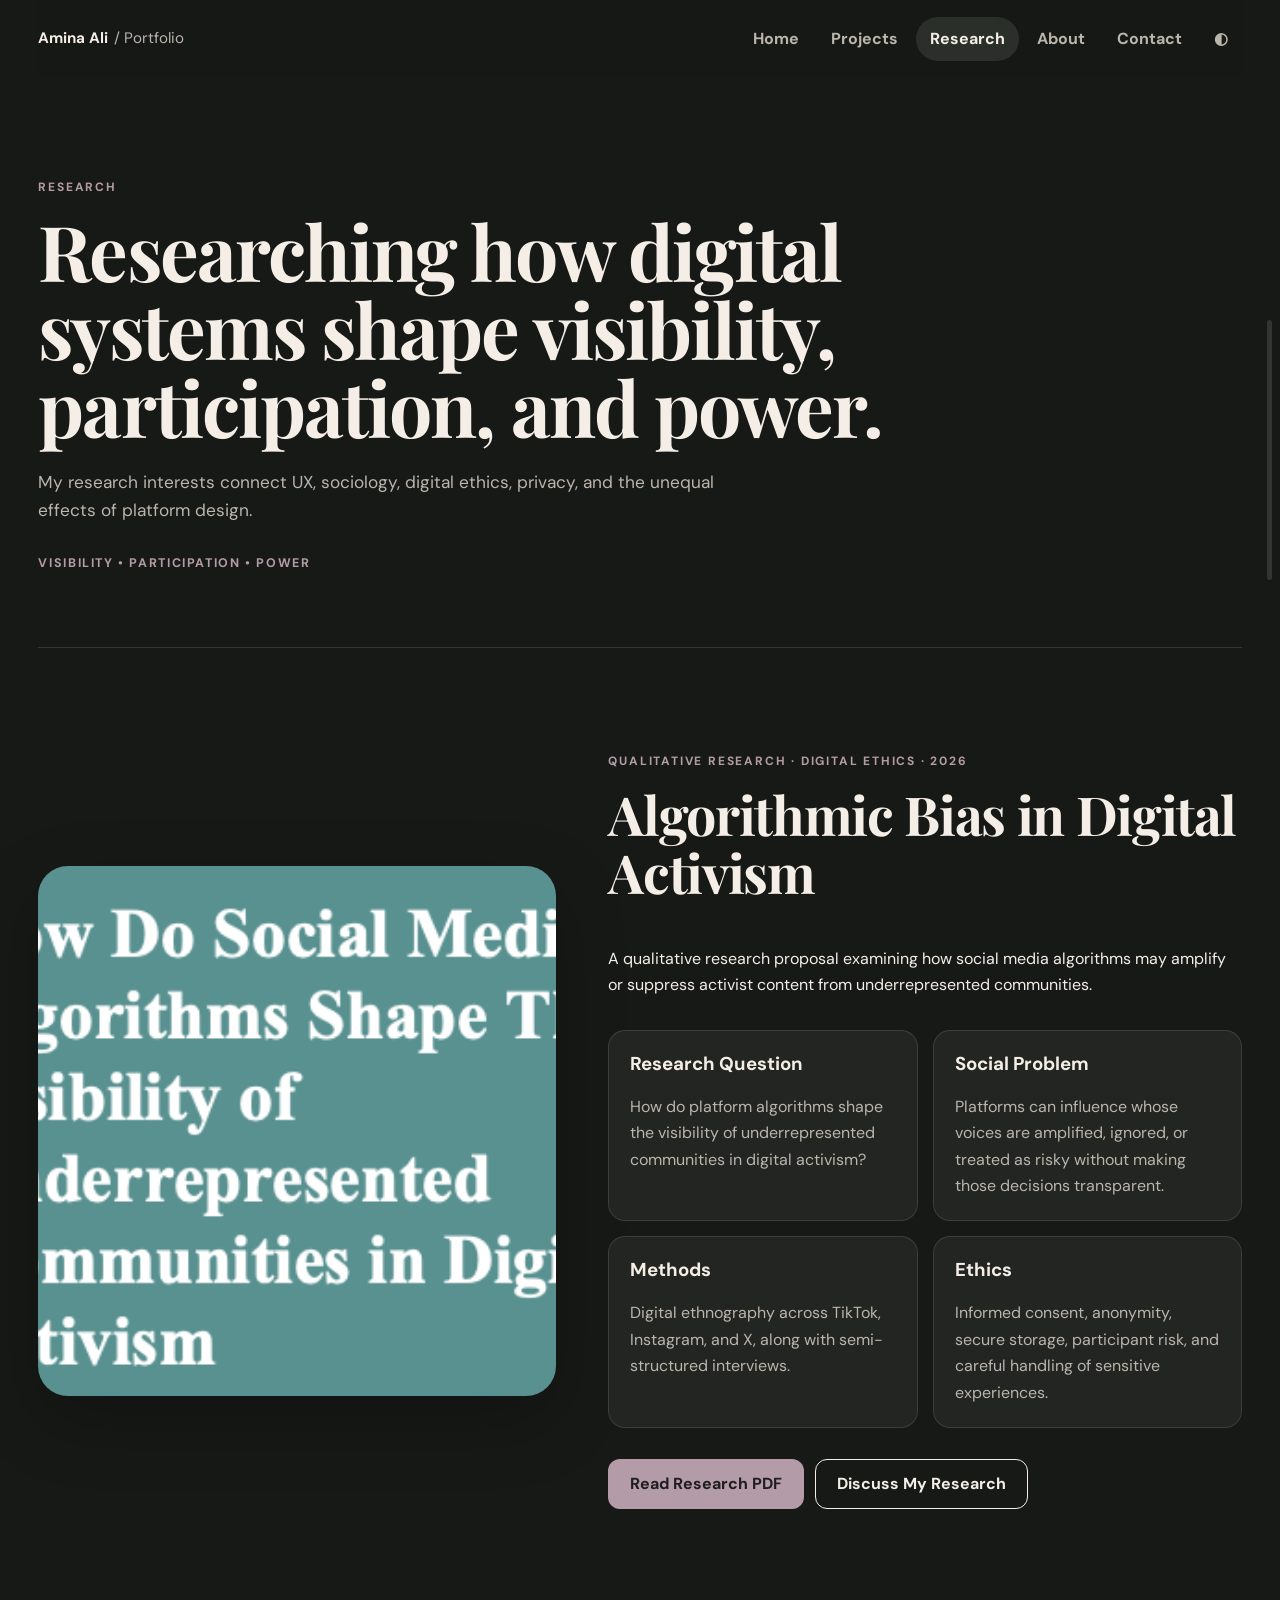
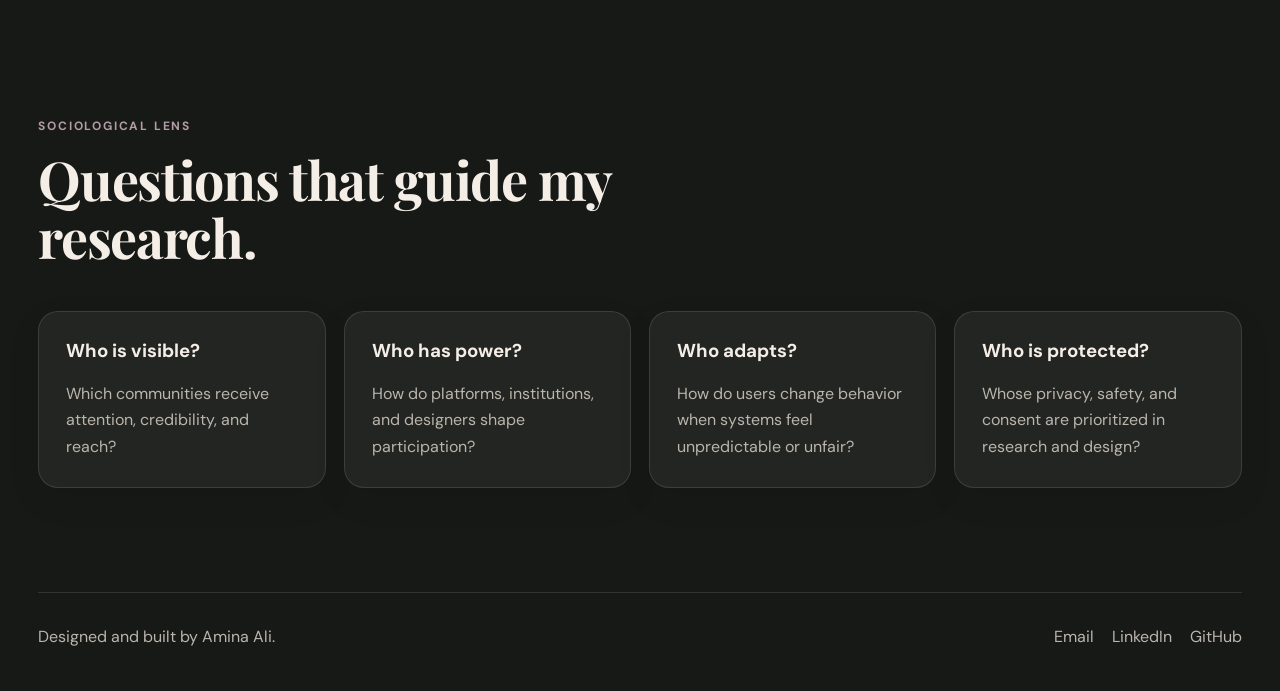
<file: research.html>
<!DOCTYPE html>
<html lang="en">
 <head>
  <meta charset="utf-8"/>
  <meta content="width=device-width, initial-scale=1.0" name="viewport"/>
  <title>
   Research | Amina Ali
  </title>
  <link href="https://fonts.googleapis.com" rel="preconnect"/>
  <link crossorigin="" href="https://fonts.gstatic.com" rel="preconnect"/>
  <link href="https://fonts.googleapis.com/css2?family=DM+Sans:wght@400;500;600;700&amp;family=Playfair+Display:ital,wght@0,600;1,500;1,600&amp;display=swap" rel="stylesheet"/>
  <link href="styles.css" rel="stylesheet"/>
  <script defer="" src="script.js">
  </script>
 </head>
 <body>
  <header class="site-header">
   <a class="brand" href="index.html">
    <strong>
     Amina Ali
    </strong>
    <span>
     / Portfolio
    </span>
   </a>
   <button aria-expanded="false" aria-label="Open navigation" class="menu-button" id="menuButton">
    <span>
    </span>
    <span>
    </span>
    <span>
    </span>
   </button>
   <nav class="nav-links" id="navLinks">
    <a href="index.html">
     Home
    </a>
    <a href="projects.html">
     Projects
    </a>
    <a class="active" href="research.html">
     Research
    </a>
    <a href="about.html">
     About
    </a>
    <a href="contact.html">
     Contact
    </a>
    <button class="theme-button" id="themeButton">
     ◐
    </button>
   </nav>
  </header>
  <main>
   <section class="page-hero sociology-hero">
    <p class="eyebrow">
     RESEARCH
    </p>
    <h1>
     Researching how digital systems shape visibility, participation, and power.
    </h1>
    <p>
     My research interests connect UX, sociology, digital ethics, privacy, and the unequal effects of platform design.
    </p>
   </section>
   <section class="page-section research-feature">
    <img alt="Digital activism presentation" src="img/digital-activism.jpg"/>
    <div>
     <p class="card-label">
      QUALITATIVE RESEARCH &middot; DIGITAL ETHICS &middot; 2026
     </p>
     <h2>
      Algorithmic Bias in Digital Activism
     </h2>
     <p>
      A qualitative research proposal examining how social media algorithms may amplify or suppress activist content from underrepresented communities.
     </p>
     <div class="research-details">
      <article>
       <h3>
        Research Question
       </h3>
       <p>
        How do platform algorithms shape the visibility of underrepresented communities in digital activism?
       </p>
      </article>
      <article>
       <h3>
        Social Problem
       </h3>
       <p>
        Platforms can influence whose voices are amplified, ignored, or treated as risky without making those decisions transparent.
       </p>
      </article>
      <article>
       <h3>
        Methods
       </h3>
       <p>
        Digital ethnography across TikTok, Instagram, and X, along with semi-structured interviews.
       </p>
      </article>
      <article>
       <h3>
        Ethics
       </h3>
       <p>
        Informed consent, anonymity, secure storage, participant risk, and careful handling of sensitive experiences.
       </p>
      </article>
     </div>
     <div class="button-row">
      <a class="button primary" href="digital-activism-report.pdf" rel="noopener noreferrer" target="_blank">
       Read Research PDF
      </a>
      <a class="button secondary" href="contact.html">
       Discuss My Research
      </a>
     </div>
    </div>
   </section>
   <section class="page-section">
    <div class="section-intro">
     <p class="eyebrow">
      SOCIOLOGICAL LENS
     </p>
     <h2>
      Questions that guide my research.
     </h2>
    </div>
    <div class="concept-grid">
     <article>
      <h3>
       Who is visible?
      </h3>
      <p>
       Which communities receive attention, credibility, and reach?
      </p>
     </article>
     <article>
      <h3>
       Who has power?
      </h3>
      <p>
       How do platforms, institutions, and designers shape participation?
      </p>
     </article>
     <article>
      <h3>
       Who adapts?
      </h3>
      <p>
       How do users change behavior when systems feel unpredictable or unfair?
      </p>
     </article>
     <article>
      <h3>
       Who is protected?
      </h3>
      <p>
       Whose privacy, safety, and consent are prioritized in research and design?
      </p>
     </article>
    </div>
   </section>
  </main>
  <footer class="site-footer">
   <p>
    Designed and built by Amina Ali.
   </p>
   <div>
    <a href="mailto:aliamina9890@gmail.com">
     Email
    </a>
    <a href="https://www.linkedin.com/in/aminaalii" rel="noopener noreferrer" target="_blank">
     LinkedIn
    </a>
    <a href="https://github.com/aamina-bot" rel="noopener noreferrer" target="_blank">
     GitHub
    </a>
   </div>
  </footer>
 </body>
</html>
</file>
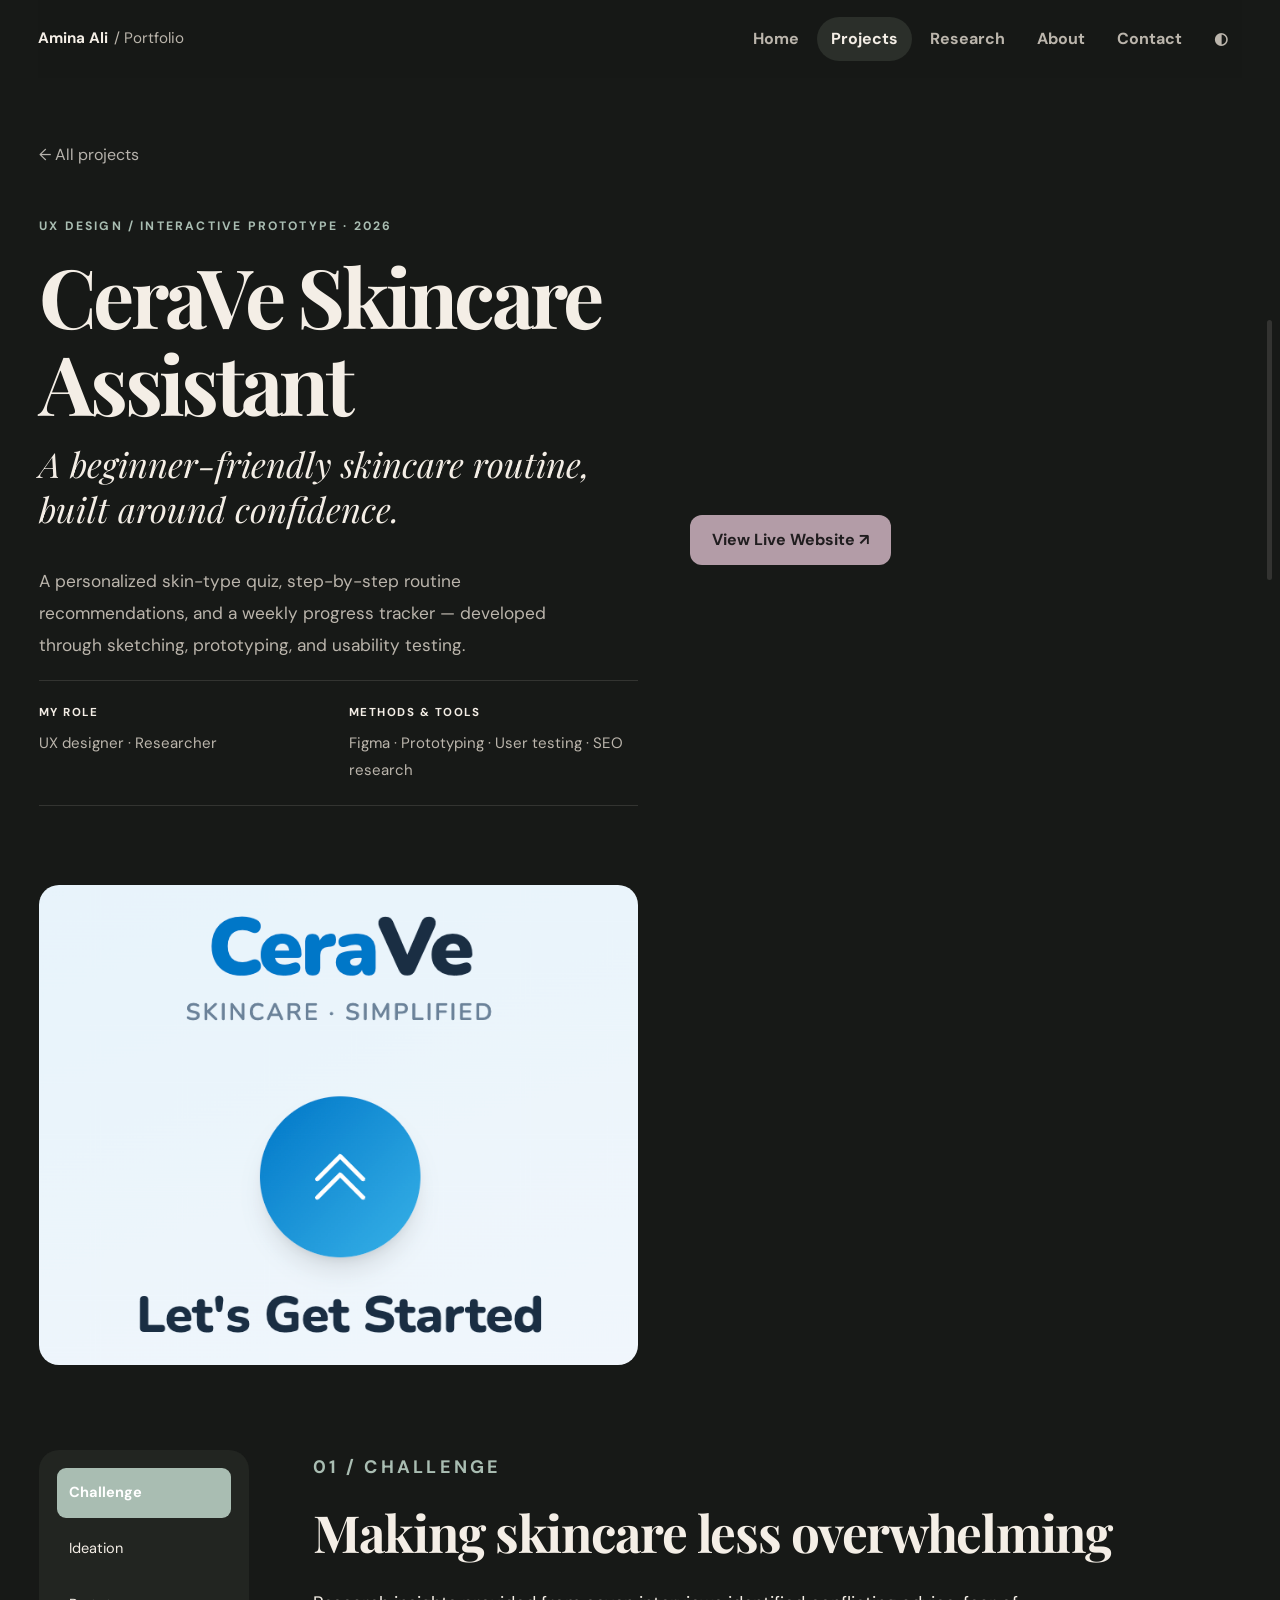
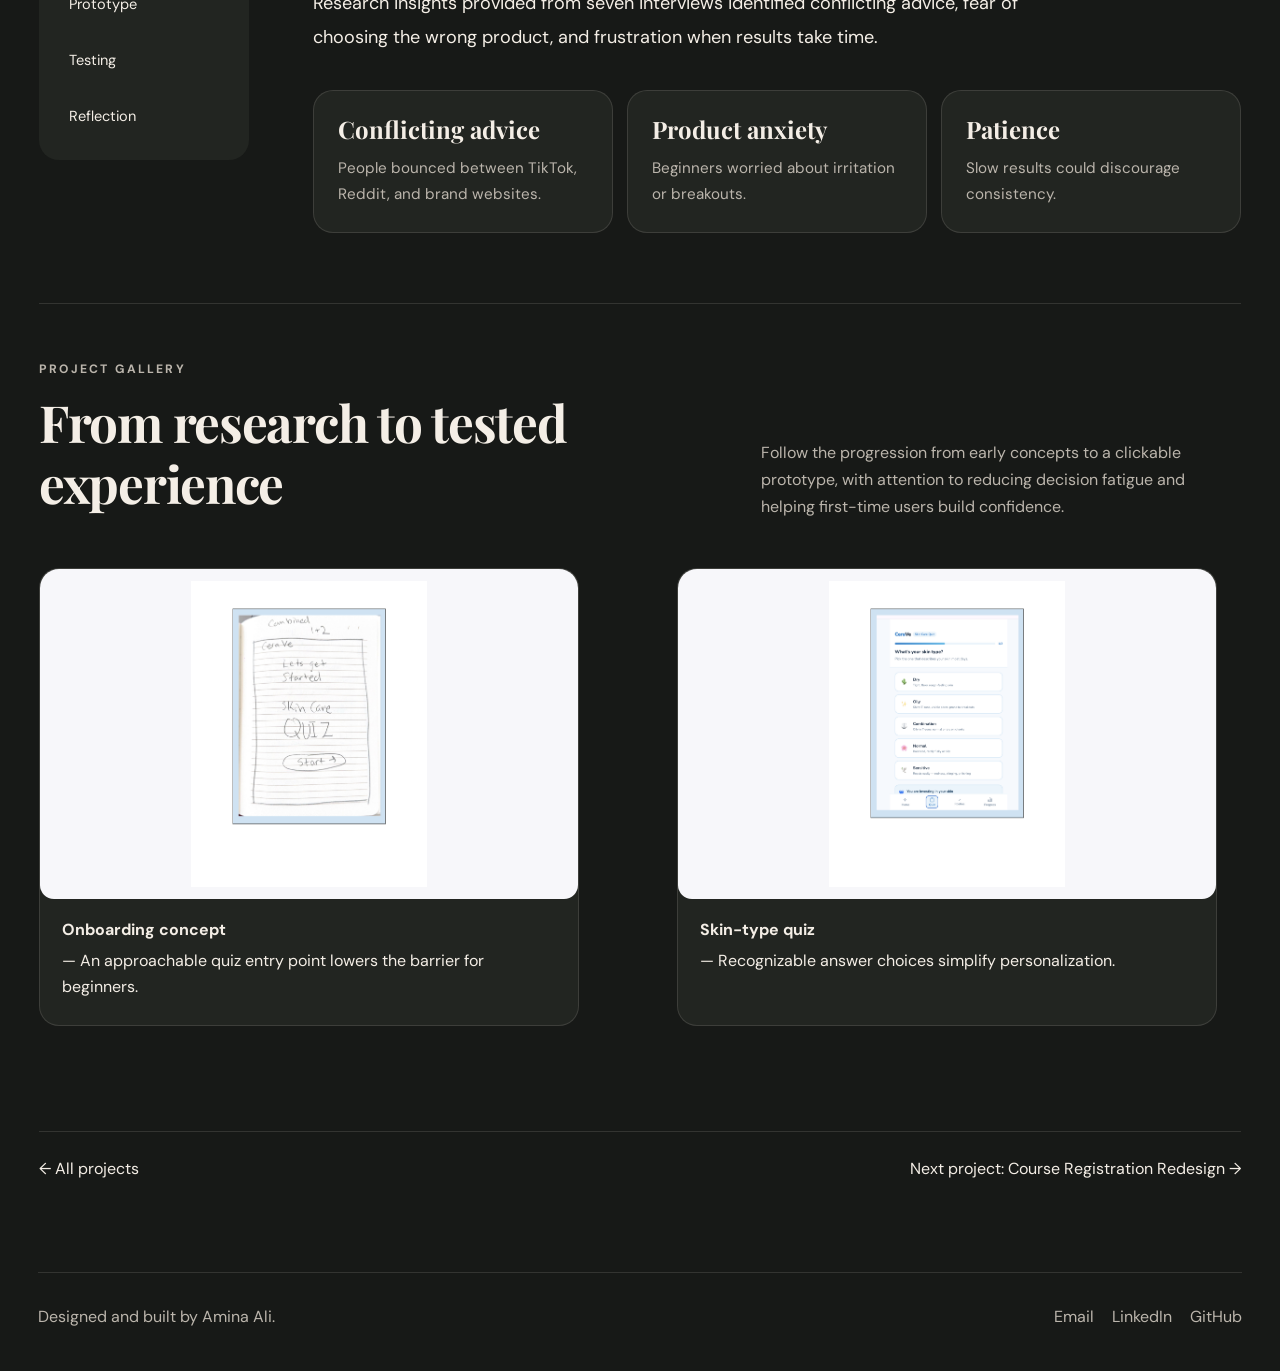
<file: case-studies/cerave.html>
<!DOCTYPE html>
<html lang="en">
 <head>
  <meta charset="utf-8"/>
  <meta content="width=device-width,initial-scale=1" name="viewport"/>
  <title>
   CeraVe Skincare Assistant | Case Study | Amina Ali
  </title>
  <link href="https://fonts.googleapis.com" rel="preconnect"/>
  <link crossorigin="" href="https://fonts.gstatic.com" rel="preconnect"/>
  <link href="https://fonts.googleapis.com/css2?family=DM+Sans:wght@400;500;600;700&amp;family=Playfair+Display:ital,wght@0,600;1,500;1,600&amp;display=swap" rel="stylesheet"/>
  <link href="../styles.css" rel="stylesheet"/>
  <link href="../case-studies.css" rel="stylesheet"/>
  <script defer="" src="../script.js">
  </script>
  <script defer="" src="../case-studies.js">
  </script>
 </head>
 <body>
  <header class="site-header">
   <a class="brand" href="../index.html">
    <strong>
     Amina Ali
    </strong>
    <span>
     / Portfolio
    </span>
   </a>
   <button aria-expanded="false" aria-label="Open navigation" class="menu-button" id="menuButton">
    <span>
    </span>
    <span>
    </span>
    <span>
    </span>
   </button>
   <nav class="nav-links" id="navLinks">
    <a href="../index.html">
     Home
    </a>
    <a class="active" href="../projects.html">
     Projects
    </a>
    <a href="../research.html">
     Research
    </a>
    <a href="../about.html">
     About
    </a>
    <a href="../contact.html">
     Contact
    </a>
    <button aria-label="Toggle theme" class="theme-button" id="themeButton">
     ◐
    </button>
   </nav>
  </header>
  <main class="case-shell">
   <a class="case-back" href="../projects.html">
    &larr; All projects
   </a>
   <section class="case-hero">
    <div>
     <p class="case-kicker">
      UX DESIGN / INTERACTIVE PROTOTYPE &middot; 2026
     </p>
     <h1>
      CeraVe Skincare Assistant
     </h1>
     <p class="case-subtitle">
      A beginner-friendly skincare routine, built around confidence.
     </p>
     <p class="case-lead">
      A personalized skin-type quiz, step-by-step routine recommendations, and a weekly progress tracker &mdash; developed through sketching, prototyping, and usability testing.
     </p>
     <div class="case-meta">
      <div>
       <strong>
        My role
       </strong>
       <span>
        UX designer &middot; Researcher
       </span>
      </div>
      <div>
       <strong>
        Methods &amp; tools
       </strong>
       <span>
        Figma &middot; Prototyping &middot; User testing &middot; SEO research
       </span>
      </div>
     </div>
    </div>
    <div class="button-row">
     <a class="button primary" href="https://cart-team-77381441.figma.site/" rel="noopener noreferrer" target="_blank">
      View Live Website &nearrow;
     </a>
    </div>
    <div class="case-hero-media case-hero-featured">
     <img alt="Featured CeraVe skincare assistant design" src="../img/cerave-project.jpg"/>
    </div>
   </section>
   <div class="case-layout" data-case-study="">
    <nav aria-label="Case study sections" class="case-nav" role="tablist">
     <button aria-controls="panel-0" aria-selected="false" id="tab-0" role="tab" type="button">
      Challenge
     </button>
     <button aria-controls="panel-1" aria-selected="false" id="tab-1" role="tab" type="button">
      Ideation
     </button>
     <button aria-controls="panel-2" aria-selected="false" id="tab-2" role="tab" type="button">
      Prototype
     </button>
     <button aria-controls="panel-3" aria-selected="false" id="tab-3" role="tab" type="button">
      Testing
     </button>
     <button aria-controls="panel-4" aria-selected="false" id="tab-4" role="tab" type="button">
      Reflection
     </button>
    </nav>
    <div class="case-panels">
     <section aria-labelledby="tab-0" class="case-panel" hidden="" id="panel-0" role="tabpanel">
      <p class="case-kicker">
       01 / Challenge
      </p>
      <h2>
       Making skincare less overwhelming
      </h2>
      <p>
       Research insights provided from seven interviews identified conflicting advice, fear of choosing the wrong product, and frustration when results take time.
      </p>
      <div class="case-insights">
       <article class="case-insight">
        <strong>
         Conflicting advice
        </strong>
        <p>
         People bounced between TikTok, Reddit, and brand websites.
        </p>
       </article>
       <article class="case-insight">
        <strong>
         Product anxiety
        </strong>
        <p>
         Beginners worried about irritation or breakouts.
        </p>
       </article>
       <article class="case-insight">
        <strong>
         Patience
        </strong>
        <p>
         Slow results could discourage consistency.
        </p>
       </article>
      </div>
     </section>
     <section aria-labelledby="tab-1" class="case-panel" hidden="" id="panel-1" role="tabpanel">
      <p class="case-kicker">
       02 / Ideation
      </p>
      <h2>
       Three directions, one clear path
      </h2>
      <p>
       I considered a personalized routine builder, a weekly photo progress tracker, and a trusted skincare advice hub. I developed a combined guided routine experience.
      </p>
      <div class="case-insights">
       <article class="case-insight">
        <strong>
         Personalization
        </strong>
        <p>
         A short skin-type quiz.
        </p>
       </article>
       <article class="case-insight">
        <strong>
         Clarity
        </strong>
        <p>
         Explain the purpose of recommended products.
        </p>
       </article>
       <article class="case-insight">
        <strong>
         Consistency
        </strong>
        <p>
         Track progress with weekly photos.
        </p>
       </article>
      </div>
     </section>
     <section aria-labelledby="tab-2" class="case-panel" hidden="" id="panel-2" role="tabpanel">
      <p class="case-kicker">
       03 / Prototype
      </p>
      <h2>
       From paper sketches to an interactive experience
      </h2>
      <p>
       I sketched an onboarding quiz, personalized routine, product guidance, and progress tracking before translating the experience into a clickable digital prototype.
      </p>
      <div class="case-insights">
       <article class="case-insight">
        <strong>
         01 &middot; Quiz
        </strong>
        <p>
         Choose skin type and concerns.
        </p>
       </article>
       <article class="case-insight">
        <strong>
         02 &middot; Routine
        </strong>
        <p>
         See morning and evening steps.
        </p>
       </article>
       <article class="case-insight">
        <strong>
         03 &middot; Progress
        </strong>
        <p>
         Upload weekly photos to track a skincare journey.
        </p>
       </article>
      </div>
     </section>
     <section aria-labelledby="tab-3" class="case-panel" hidden="" id="panel-3" role="tabpanel">
      <p class="case-kicker">
       04 / Testing
      </p>
      <h2>
       Two testers completed all three tasks
      </h2>
      <p>
       Both testers completed the quiz, found the morning routine, and uploaded a Week 1 progress photo without help. They appreciated the straightforward navigation and explanations.
      </p>
      <div class="case-insights">
       <article class="case-insight">
        <strong>
         2 testers
        </strong>
        <p>
         Completed the usability sessions.
        </p>
       </article>
       <article class="case-insight">
        <strong>
         3/3 tasks
        </strong>
        <p>
         Both participants completed every task without help.
        </p>
       </article>
       <article class="case-insight">
        <strong>
         Opportunity
        </strong>
        <p>
         Side-by-side photo comparison and richer progress details.
        </p>
       </article>
      </div>
     </section>
     <section aria-labelledby="tab-4" class="case-panel" hidden="" id="panel-4" role="tabpanel">
      <p class="case-kicker">
       05 / Reflection
      </p>
      <h2>
       What I would improve next
      </h2>
      <p>
       I would introduce a side-by-side photo comparison and weekly skin check-ins so people can understand changes over time and adjust their routines when needed.
      </p>
      <div class="case-insights">
       <article class="case-insight">
        <strong>
         Next iteration
        </strong>
        <p>
         Compare progress photos.
        </p>
       </article>
       <article class="case-insight">
        <strong>
         Next testing
        </strong>
        <p>
         Ask participants to update a routine based on progress.
        </p>
       </article>
      </div>
     </section>
    </div>
   </div>
   <section class="case-gallery">
    <div class="case-gallery-head">
     <div>
      <p class="case-kicker">
       PROJECT GALLERY
      </p>
      <h2>
       From research to tested experience
      </h2>
     </div>
     <p>
      Follow the progression from early concepts to a clickable prototype, with attention to reducing decision fatigue and helping first-time users build confidence.
     </p>
    </div>
    <div aria-label="Project images, scroll horizontally" class="case-gallery-scroll" tabindex="0">
     <figure class="case-visual">
      <img alt="Original project artifact &middot; Page 5" loading="lazy" src="../img/cerave-source-5.png"/>
      <figcaption>
       <strong>
        Onboarding concept
       </strong>
       &mdash; An approachable quiz entry point lowers the barrier for beginners.
      </figcaption>
     </figure>
     <figure class="case-visual">
      <img alt="Original project artifact &middot; Page 12" loading="lazy" src="../img/cerave-source-12.png"/>
      <figcaption>
       <strong>
        Skin-type quiz
       </strong>
       &mdash; Recognizable answer choices simplify personalization.
      </figcaption>
     </figure>
     <figure class="case-visual">
      <img alt="Original project artifact &middot; Page 13" loading="lazy" src="../img/cerave-source-13.png"/>
      <figcaption>
       <strong>
        Personalized routine
       </strong>
       &mdash; Morning and evening steps translate answers into action.
      </figcaption>
     </figure>
     <figure class="case-visual">
      <img alt="Original project artifact &middot; Page 14" loading="lazy" src="../img/cerave-source-14.png"/>
      <figcaption>
       <strong>
        Weekly progress tracker
       </strong>
       &mdash; Photo check-ins support reflection over time.
      </figcaption>
     </figure>
    </div>
   </section>
   <div class="case-bottom">
    <a href="../projects.html">
     &larr; All projects
    </a>
    <a href="course-registration.html">
     Next project: Course Registration Redesign &rarr;
    </a>
   </div>
  </main>
  <footer class="site-footer">
   <p>
    Designed and built by Amina Ali.
   </p>
   <div>
    <a href="mailto:aliamina9890@gmail.com">
     Email
    </a>
    <a href="https://www.linkedin.com/in/aminaalii" rel="noopener noreferrer" target="_blank">
     LinkedIn
    </a>
    <a href="https://github.com/aamina-bot" rel="noopener noreferrer" target="_blank">
     GitHub
    </a>
   </div>
  </footer>
 </body>
</html>
</file>
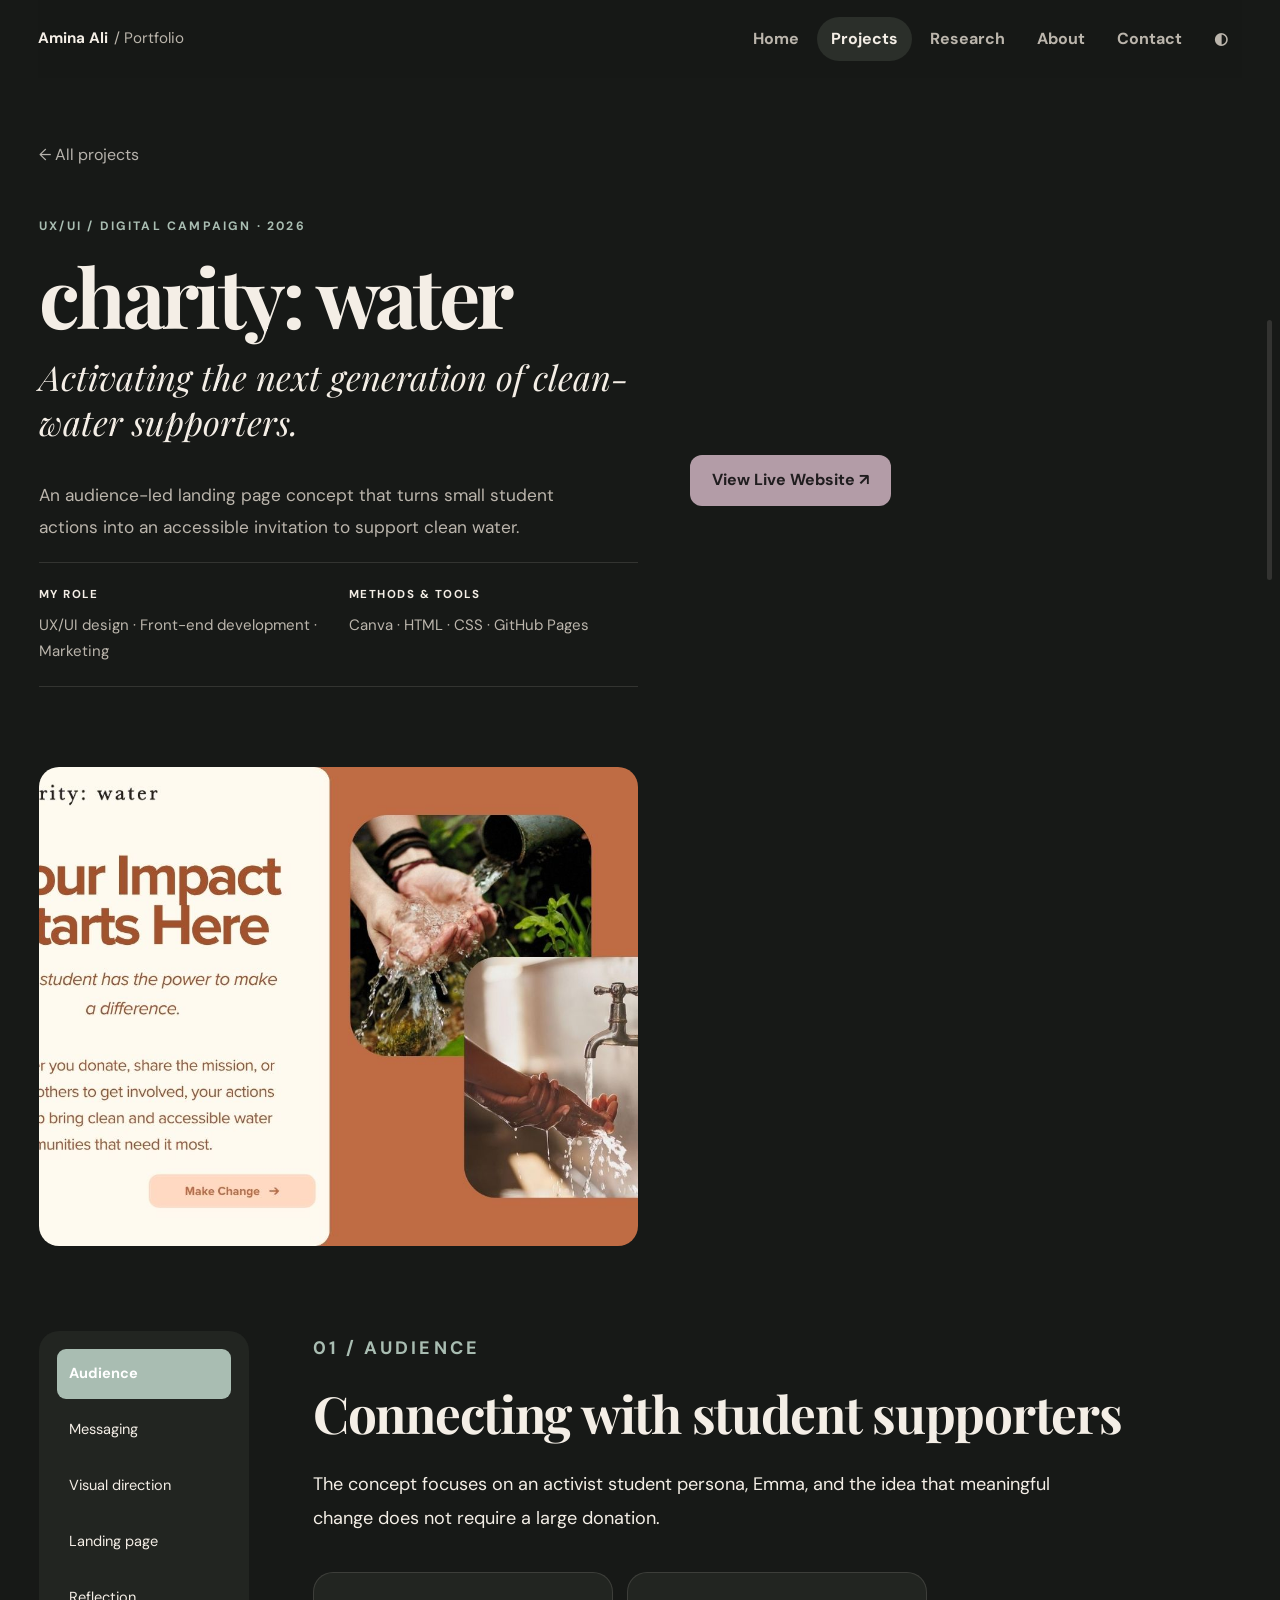
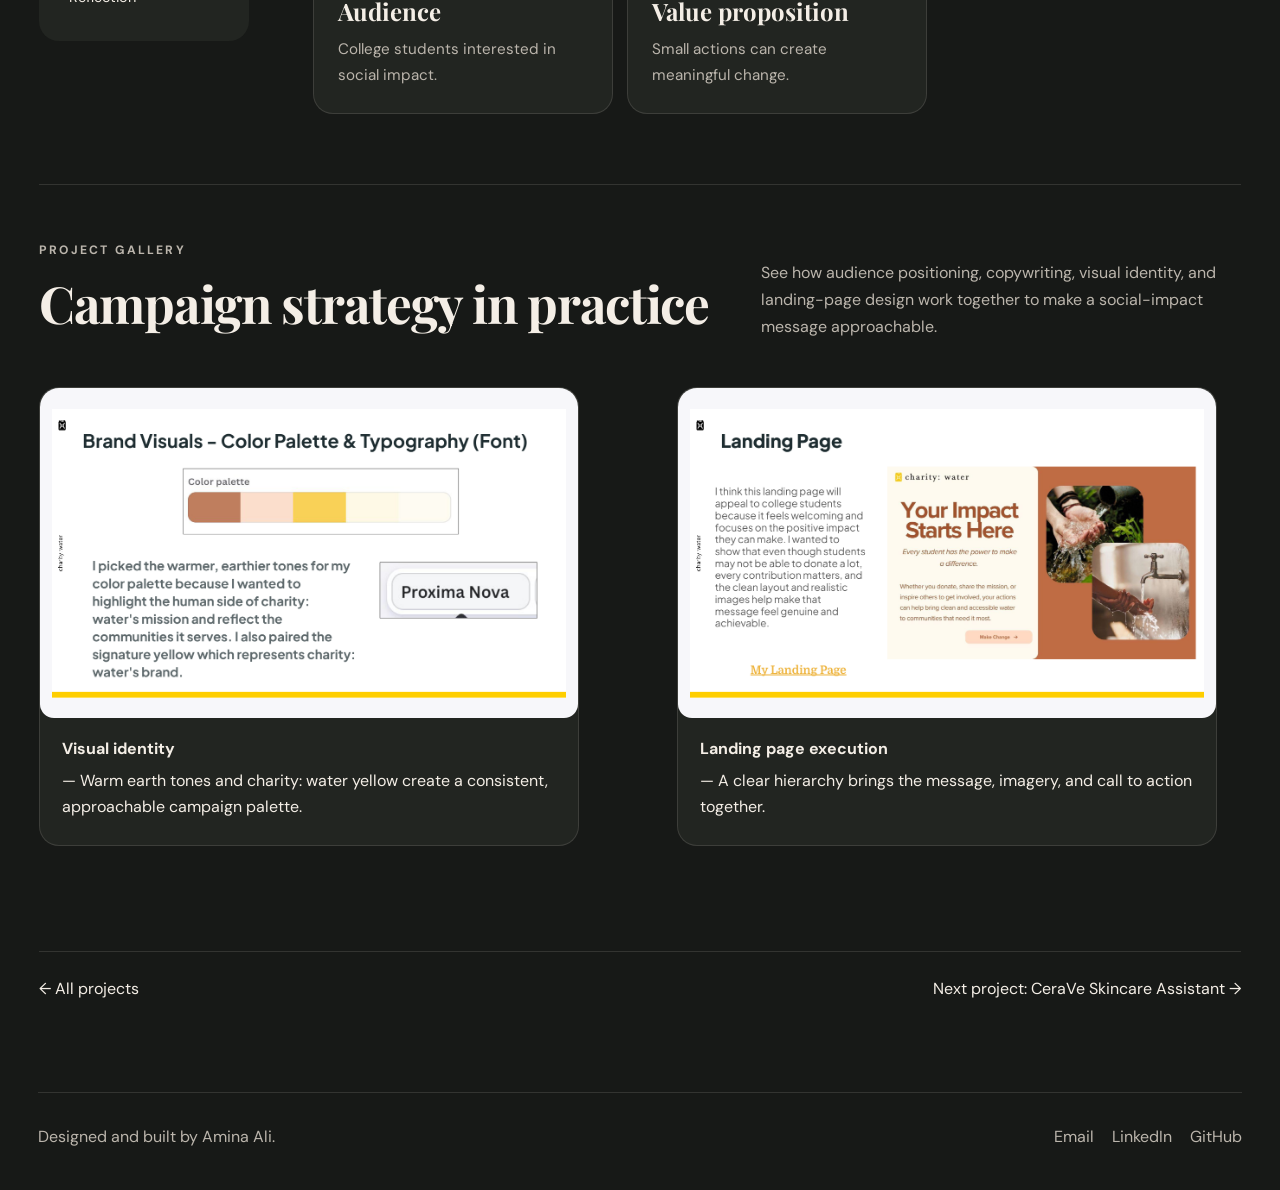
<file: case-studies/charity-water.html>
<!DOCTYPE html>
<html lang="en">
 <head>
  <meta charset="utf-8"/>
  <meta content="width=device-width,initial-scale=1" name="viewport"/>
  <title>
   charity: water | Case Study | Amina Ali
  </title>
  <link href="https://fonts.googleapis.com" rel="preconnect"/>
  <link crossorigin="" href="https://fonts.gstatic.com" rel="preconnect"/>
  <link href="https://fonts.googleapis.com/css2?family=DM+Sans:wght@400;500;600;700&amp;family=Playfair+Display:ital,wght@0,600;1,500;1,600&amp;display=swap" rel="stylesheet"/>
  <link href="../styles.css" rel="stylesheet"/>
  <link href="../case-studies.css" rel="stylesheet"/>
  <script defer="" src="../script.js">
  </script>
  <script defer="" src="../case-studies.js">
  </script>
 </head>
 <body>
  <header class="site-header">
   <a class="brand" href="../index.html">
    <strong>
     Amina Ali
    </strong>
    <span>
     / Portfolio
    </span>
   </a>
   <button aria-expanded="false" aria-label="Open navigation" class="menu-button" id="menuButton">
    <span>
    </span>
    <span>
    </span>
    <span>
    </span>
   </button>
   <nav class="nav-links" id="navLinks">
    <a href="../index.html">
     Home
    </a>
    <a class="active" href="../projects.html">
     Projects
    </a>
    <a href="../research.html">
     Research
    </a>
    <a href="../about.html">
     About
    </a>
    <a href="../contact.html">
     Contact
    </a>
    <button aria-label="Toggle theme" class="theme-button" id="themeButton">
     ◐
    </button>
   </nav>
  </header>
  <main class="case-shell">
   <a class="case-back" href="../projects.html">
    &larr; All projects
   </a>
   <section class="case-hero">
    <div>
     <p class="case-kicker">
      UX/UI / DIGITAL CAMPAIGN &middot; 2026
     </p>
     <h1>
      charity: water
     </h1>
     <p class="case-subtitle">
      Activating the next generation of clean-water supporters.
     </p>
     <p class="case-lead">
      An audience-led landing page concept that turns small student actions into an accessible invitation to support clean water.
     </p>
     <div class="case-meta">
      <div>
       <strong>
        My role
       </strong>
       <span>
        UX/UI design &middot; Front-end development &middot; Marketing
       </span>
      </div>
      <div>
       <strong>
        Methods &amp; tools
       </strong>
       <span>
        Canva &middot; HTML &middot; CSS &middot; GitHub Pages
       </span>
      </div>
     </div>
    </div>
    <div class="button-row">
     <a class="button primary" href="https://aamina-bot.github.io/CR-02-charity-water-lp/" rel="noopener noreferrer" target="_blank">
      View Live Website &nearrow;
     </a>
    </div>
    <div class="case-hero-media case-hero-featured">
     <img alt="Featured charity: water landing page design" src="../img/charity-water-project.jpg"/>
    </div>
   </section>
   <div class="case-layout" data-case-study="">
    <nav aria-label="Case study sections" class="case-nav" role="tablist">
     <button aria-controls="panel-0" aria-selected="false" id="tab-0" role="tab" type="button">
      Audience
     </button>
     <button aria-controls="panel-1" aria-selected="false" id="tab-1" role="tab" type="button">
      Messaging
     </button>
     <button aria-controls="panel-2" aria-selected="false" id="tab-2" role="tab" type="button">
      Visual direction
     </button>
     <button aria-controls="panel-3" aria-selected="false" id="tab-3" role="tab" type="button">
      Landing page
     </button>
     <button aria-controls="panel-4" aria-selected="false" id="tab-4" role="tab" type="button">
      Reflection
     </button>
    </nav>
    <div class="case-panels">
     <section aria-labelledby="tab-0" class="case-panel" hidden="" id="panel-0" role="tabpanel">
      <p class="case-kicker">
       01 / Audience
      </p>
      <h2>
       Connecting with student supporters
      </h2>
      <p>
       The concept focuses on an activist student persona, Emma, and the idea that meaningful change does not require a large donation.
      </p>
      <div class="case-insights">
       <article class="case-insight">
        <strong>
         Audience
        </strong>
        <p>
         College students interested in social impact.
        </p>
       </article>
       <article class="case-insight">
        <strong>
         Value proposition
        </strong>
        <p>
         Small actions can create meaningful change.
        </p>
       </article>
      </div>
     </section>
     <section aria-labelledby="tab-1" class="case-panel" hidden="" id="panel-1" role="tabpanel">
      <p class="case-kicker">
       02 / Messaging
      </p>
      <h2>
       Your Impact Starts Here
      </h2>
      <p>
       I built the landing-page message around agency: students can donate, share the mission, or inspire others to participate in expanding access to clean water.
      </p>
      <div class="case-insights">
       <article class="case-insight">
        <strong>
         Headline
        </strong>
        <p>
         Your Impact Starts Here
        </p>
       </article>
       <article class="case-insight">
        <strong>
         Call to action
        </strong>
        <p>
         Make Change
        </p>
       </article>
       <article class="case-insight">
        <strong>
         Voice
        </strong>
        <p>
         Welcoming, encouraging, and action-oriented.
        </p>
       </article>
      </div>
     </section>
     <section aria-labelledby="tab-2" class="case-panel" hidden="" id="panel-2" role="tabpanel">
      <p class="case-kicker">
       03 / Visual direction
      </p>
      <h2>
       Warmth, humanity, and optimism
      </h2>
      <p>
       I chose earthy browns, soft cream tones, and charity: water yellow to highlight the human side of the mission. Photography focuses on the positive impact of access to water.
      </p>
      <div class="case-insights">
       <article class="case-insight">
        <strong>
         Palette
        </strong>
        <p>
         Earth tones + signature yellow.
        </p>
       </article>
       <article class="case-insight">
        <strong>
         Typography
        </strong>
        <p>
         Proxima Nova in the concept.
        </p>
       </article>
       <article class="case-insight">
        <strong>
         Imagery
        </strong>
        <p>
         Authentic scenes of clean water and everyday impact.
        </p>
       </article>
      </div>
     </section>
     <section aria-labelledby="tab-3" class="case-panel" hidden="" id="panel-3" role="tabpanel">
      <p class="case-kicker">
       04 / Landing page
      </p>
      <h2>
       Turning the message into a clear invitation
      </h2>
      <p>
       The landing page combines a strong headline, approachable copy, authentic photography, and a visible call to action. It is intended to make supporting the cause feel achievable for students.
      </p>
      <div class="case-insights">
       <article class="case-insight">
        <strong>
         Design choice
        </strong>
        <p>
         Show outcomes, not only the problem.
        </p>
       </article>
       <article class="case-insight">
        <strong>
         Purpose
        </strong>
        <p>
         Connect small individual actions to community impact.
        </p>
       </article>
      </div>
     </section>
     <section aria-labelledby="tab-4" class="case-panel" hidden="" id="panel-4" role="tabpanel">
      <p class="case-kicker">
       05 / Reflection
      </p>
      <h2>
       Designing for meaningful action
      </h2>
      <p>
       This project helped me connect audience research, messaging, visual identity, and front-end presentation. The focus was making the mission feel accessible without losing its importance.
      </p>
      <div class="case-insights">
       <article class="case-insight">
        <strong>
         Scope
        </strong>
        <p>
         A designed landing page, not a measured fundraising campaign.
        </p>
       </article>
      </div>
     </section>
    </div>
   </div>
   <section class="case-gallery">
    <div class="case-gallery-head">
     <div>
      <p class="case-kicker">
       PROJECT GALLERY
      </p>
      <h2>
       Campaign strategy in practice
      </h2>
     </div>
     <p>
      See how audience positioning, copywriting, visual identity, and landing-page design work together to make a social-impact message approachable.
     </p>
    </div>
    <div aria-label="Project images, scroll horizontally" class="case-gallery-scroll" tabindex="0">
     <figure class="case-visual">
      <img alt="Original project artifact &middot; Page 4" loading="lazy" src="../img/charity-water-source-4.png"/>
      <figcaption>
       <strong>
        Visual identity
       </strong>
       &mdash; Warm earth tones and charity: water yellow create a consistent, approachable campaign palette.
      </figcaption>
     </figure>
     <figure class="case-visual">
      <img alt="Original project artifact &middot; Page 6" loading="lazy" src="../img/charity-water-source-6.png"/>
      <figcaption>
       <strong>
        Landing page execution
       </strong>
       &mdash; A clear hierarchy brings the message, imagery, and call to action together.
      </figcaption>
     </figure>
    </div>
   </section>
   <div class="case-bottom">
    <a href="../projects.html">
     &larr; All projects
    </a>
    <a href="cerave.html">
     Next project: CeraVe Skincare Assistant &rarr;
    </a>
   </div>
  </main>
  <footer class="site-footer">
   <p>
    Designed and built by Amina Ali.
   </p>
   <div>
    <a href="mailto:aliamina9890@gmail.com">
     Email
    </a>
    <a href="https://www.linkedin.com/in/aminaalii" rel="noopener noreferrer" target="_blank">
     LinkedIn
    </a>
    <a href="https://github.com/aamina-bot" rel="noopener noreferrer" target="_blank">
     GitHub
    </a>
   </div>
  </footer>
 </body>
</html>
</file>
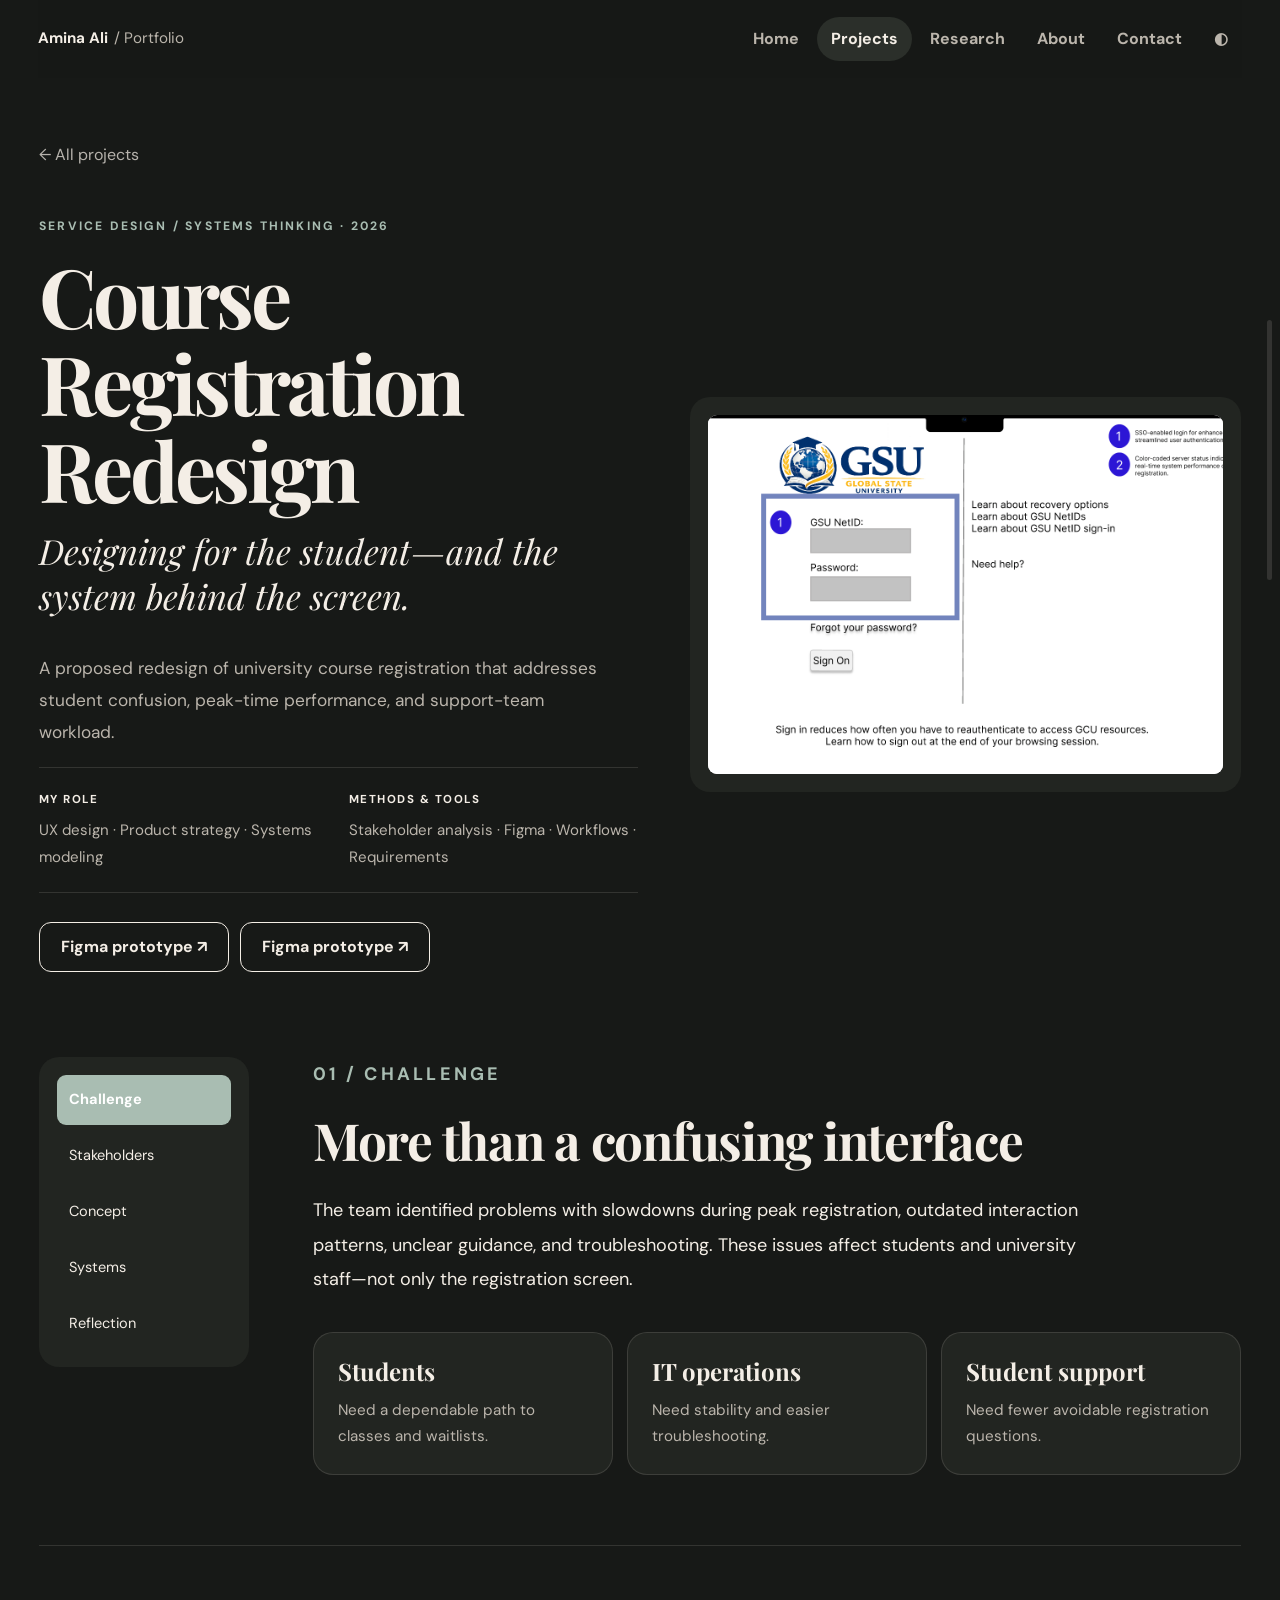
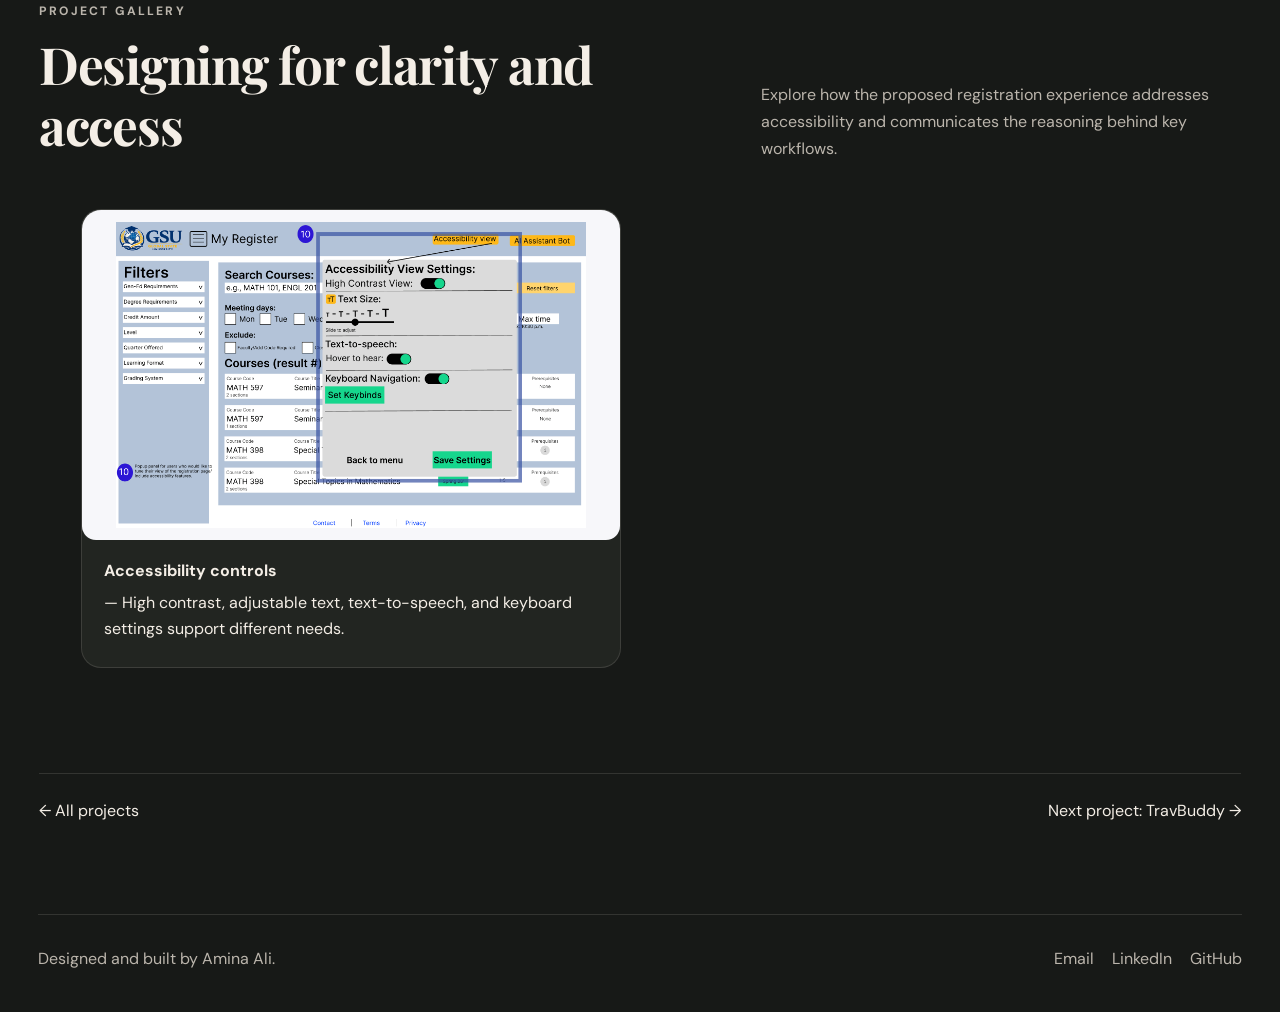
<file: case-studies/course-registration.html>
<!DOCTYPE html>
<html lang="en">
 <head>
  <meta charset="utf-8"/>
  <meta content="width=device-width,initial-scale=1" name="viewport"/>
  <title>
   Course Registration Redesign | Case Study | Amina Ali
  </title>
  <link href="https://fonts.googleapis.com" rel="preconnect"/>
  <link crossorigin="" href="https://fonts.gstatic.com" rel="preconnect"/>
  <link href="https://fonts.googleapis.com/css2?family=DM+Sans:wght@400;500;600;700&amp;family=Playfair+Display:ital,wght@0,600;1,500;1,600&amp;display=swap" rel="stylesheet"/>
  <link href="../styles.css" rel="stylesheet"/>
  <link href="../case-studies.css" rel="stylesheet"/>
  <script defer="" src="../script.js">
  </script>
  <script defer="" src="../case-studies.js">
  </script>
 </head>
 <body>
  <header class="site-header">
   <a class="brand" href="../index.html">
    <strong>
     Amina Ali
    </strong>
    <span>
     / Portfolio
    </span>
   </a>
   <button aria-expanded="false" aria-label="Open navigation" class="menu-button" id="menuButton">
    <span>
    </span>
    <span>
    </span>
    <span>
    </span>
   </button>
   <nav class="nav-links" id="navLinks">
    <a href="../index.html">
     Home
    </a>
    <a class="active" href="../projects.html">
     Projects
    </a>
    <a href="../research.html">
     Research
    </a>
    <a href="../about.html">
     About
    </a>
    <a href="../contact.html">
     Contact
    </a>
    <button aria-label="Toggle theme" class="theme-button" id="themeButton">
     ◐
    </button>
   </nav>
  </header>
  <main class="case-shell">
   <a class="case-back" href="../projects.html">
    &larr; All projects
   </a>
   <section class="case-hero">
    <div>
     <p class="case-kicker">
      SERVICE DESIGN / SYSTEMS THINKING &middot; 2026
     </p>
     <h1>
      Course Registration Redesign
     </h1>
     <p class="case-subtitle">
      Designing for the student&mdash;and the system behind the screen.
     </p>
     <p class="case-lead">
      A proposed redesign of university course registration that addresses student confusion, peak-time performance, and support-team workload.
     </p>
     <div class="case-meta">
      <div>
       <strong>
        My role
       </strong>
       <span>
        UX design &middot; Product strategy &middot; Systems modeling
       </span>
      </div>
      <div>
       <strong>
        Methods &amp; tools
       </strong>
       <span>
        Stakeholder analysis &middot; Figma &middot; Workflows &middot; Requirements
       </span>
      </div>
     </div>
     <div class="button-row">
      <a class="button secondary" href="https://www.figma.com/proto/ecGp154bCMn2BwYlkgVwsB/Grp-Project-Workshop-8?node-id=3-2&amp;p=f&amp;viewport=151%2C115%2C0.34&amp;t=vANCypvRV26lDfP9-1&amp;scaling=scale-down&amp;content-scaling=fixed&amp;page-id=0%3A1" rel="noopener noreferrer" target="_blank">
       Figma prototype &nearrow;
      </a>
      <a class="button secondary" href="https://www.figma.com/proto/ecGp154bCMn2BwYlkgVwsB/Grp-Project-Workshop-8?node-id=3-2&amp;p=f&amp;viewport=151%2C115%2C0.34&amp;t=vANCypvRV26lDfP9-1&amp;scaling=scale-down&amp;content-scaling=fixed&amp;page-id=0%3A1" rel="noopener noreferrer" target="_blank">
       Figma prototype &nearrow;
      </a>
     </div>
    </div>
    <div class="case-hero-media">
     <img alt="Course Registration Redesign project visual" src="../img/course-registration.jpg"/>
    </div>
   </section>
   <div class="case-layout" data-case-study="">
    <nav aria-label="Case study sections" class="case-nav" role="tablist">
     <button aria-controls="panel-0" aria-selected="false" id="tab-0" role="tab" type="button">
      Challenge
     </button>
     <button aria-controls="panel-1" aria-selected="false" id="tab-1" role="tab" type="button">
      Stakeholders
     </button>
     <button aria-controls="panel-2" aria-selected="false" id="tab-2" role="tab" type="button">
      Concept
     </button>
     <button aria-controls="panel-3" aria-selected="false" id="tab-3" role="tab" type="button">
      Systems
     </button>
     <button aria-controls="panel-4" aria-selected="false" id="tab-4" role="tab" type="button">
      Reflection
     </button>
    </nav>
    <div class="case-panels">
     <section aria-labelledby="tab-0" class="case-panel" hidden="" id="panel-0" role="tabpanel">
      <p class="case-kicker">
       01 / Challenge
      </p>
      <h2>
       More than a confusing interface
      </h2>
      <p>
       The team identified problems with slowdowns during peak registration, outdated interaction patterns, unclear guidance, and troubleshooting. These issues affect students and university staff&mdash;not only the registration screen.
      </p>
      <div class="case-insights">
       <article class="case-insight">
        <strong>
         Students
        </strong>
        <p>
         Need a dependable path to classes and waitlists.
        </p>
       </article>
       <article class="case-insight">
        <strong>
         IT operations
        </strong>
        <p>
         Need stability and easier troubleshooting.
        </p>
       </article>
       <article class="case-insight">
        <strong>
         Student support
        </strong>
        <p>
         Need fewer avoidable registration questions.
        </p>
       </article>
      </div>
     </section>
     <section aria-labelledby="tab-1" class="case-panel" hidden="" id="panel-1" role="tabpanel">
      <p class="case-kicker">
       02 / Stakeholders
      </p>
      <h2>
       Three perspectives, one service
      </h2>
      <p>
       Our stakeholder analysis considered undergraduate students, IT operations managers, and student success coordinators. This expanded the project from a visual redesign into a systems and service-design challenge.
      </p>
      <div class="case-insights">
       <article class="case-insight">
        <strong>
         Students
        </strong>
        <p>
         Course discovery, scheduling, and timely registration.
        </p>
       </article>
       <article class="case-insight">
        <strong>
         Operations
        </strong>
        <p>
         Peak-traffic management and system visibility.
        </p>
       </article>
       <article class="case-insight">
        <strong>
         Coordinators
        </strong>
        <p>
         Guidance and indicators for students needing support.
        </p>
       </article>
      </div>
     </section>
     <section aria-labelledby="tab-2" class="case-panel" hidden="" id="panel-2" role="tabpanel">
      <p class="case-kicker">
       03 / Concept
      </p>
      <h2>
       Proposed improvements
      </h2>
      <p>
       The team proposed an automated schedule builder, class recommendations, waitlist-related improvements, a peak-time queue, and clearer registration guidance. These are proposed system features&mdash;not claims of a deployed university product.
      </p>
      <div class="case-insights">
       <article class="case-insight">
        <strong>
         Scheduling
        </strong>
        <p>
         Support for comparing and building schedules.
        </p>
       </article>
       <article class="case-insight">
        <strong>
         Reliability
        </strong>
        <p>
         Queue-based handling of peak demand.
        </p>
       </article>
       <article class="case-insight">
        <strong>
         Guidance
        </strong>
        <p>
         Clearer states, feedback, and next steps.
        </p>
       </article>
      </div>
     </section>
     <section aria-labelledby="tab-3" class="case-panel" hidden="" id="panel-3" role="tabpanel">
      <p class="case-kicker">
       04 / Systems
      </p>
      <h2>
       Thinking beyond the mockup
      </h2>
      <p>
       The wiki includes workflow and data-flow models, a feature backlog, risks, and a roadmap. We considered privacy, accessibility, operational dependencies, and how the proposed system would fit existing advising processes.
      </p>
      <div class="case-insights">
       <article class="case-insight">
        <strong>
         Accessibility
        </strong>
        <p>
         Account for screen-reader and navigation needs.
        </p>
       </article>
       <article class="case-insight">
        <strong>
         Privacy
        </strong>
        <p>
         Limit exposure of sensitive student data.
        </p>
       </article>
       <article class="case-insight">
        <strong>
         Scope
        </strong>
        <p>
         AI assistance should support&mdash;not replace&mdash;advisors.
        </p>
       </article>
      </div>
     </section>
     <section aria-labelledby="tab-4" class="case-panel" hidden="" id="panel-4" role="tabpanel">
      <p class="case-kicker">
       05 / Reflection
      </p>
      <h2>
       What I took away
      </h2>
      <p>
       A better interface alone cannot fix a system that becomes unavailable under load. This project pushed me to think about service reliability, stakeholder needs, and the operational side of UX.
      </p>
     </section>
    </div>
   </div>
   <section class="case-gallery">
    <div class="case-gallery-head">
     <div>
      <p class="case-kicker">
       PROJECT GALLERY
      </p>
      <h2>
       Designing for clarity and access
      </h2>
     </div>
     <p>
      Explore how the proposed registration experience addresses accessibility and communicates the reasoning behind key workflows.
     </p>
    </div>
    <div aria-label="Project images, scroll horizontally" class="case-gallery-scroll" tabindex="0">
     <figure class="case-visual">
      <img alt="Accessibility settings wireframe" loading="lazy" src="../img/course-registration-supplied-1.png"/>
      <figcaption>
       <strong>
        Accessibility controls
       </strong>
       &mdash; High contrast, adjustable text, text-to-speech, and keyboard settings support different needs.
      </figcaption>
     </figure>
    </div>
   </section>
   <div class="case-bottom">
    <a href="../projects.html">
     &larr; All projects
    </a>
    <a href="travbuddy.html">
     Next project: TravBuddy &rarr;
    </a>
   </div>
  </main>
  <footer class="site-footer">
   <p>
    Designed and built by Amina Ali.
   </p>
   <div>
    <a href="mailto:aliamina9890@gmail.com">
     Email
    </a>
    <a href="https://www.linkedin.com/in/aminaalii" rel="noopener noreferrer" target="_blank">
     LinkedIn
    </a>
    <a href="https://github.com/aamina-bot" rel="noopener noreferrer" target="_blank">
     GitHub
    </a>
   </div>
  </footer>
 </body>
</html>
</file>
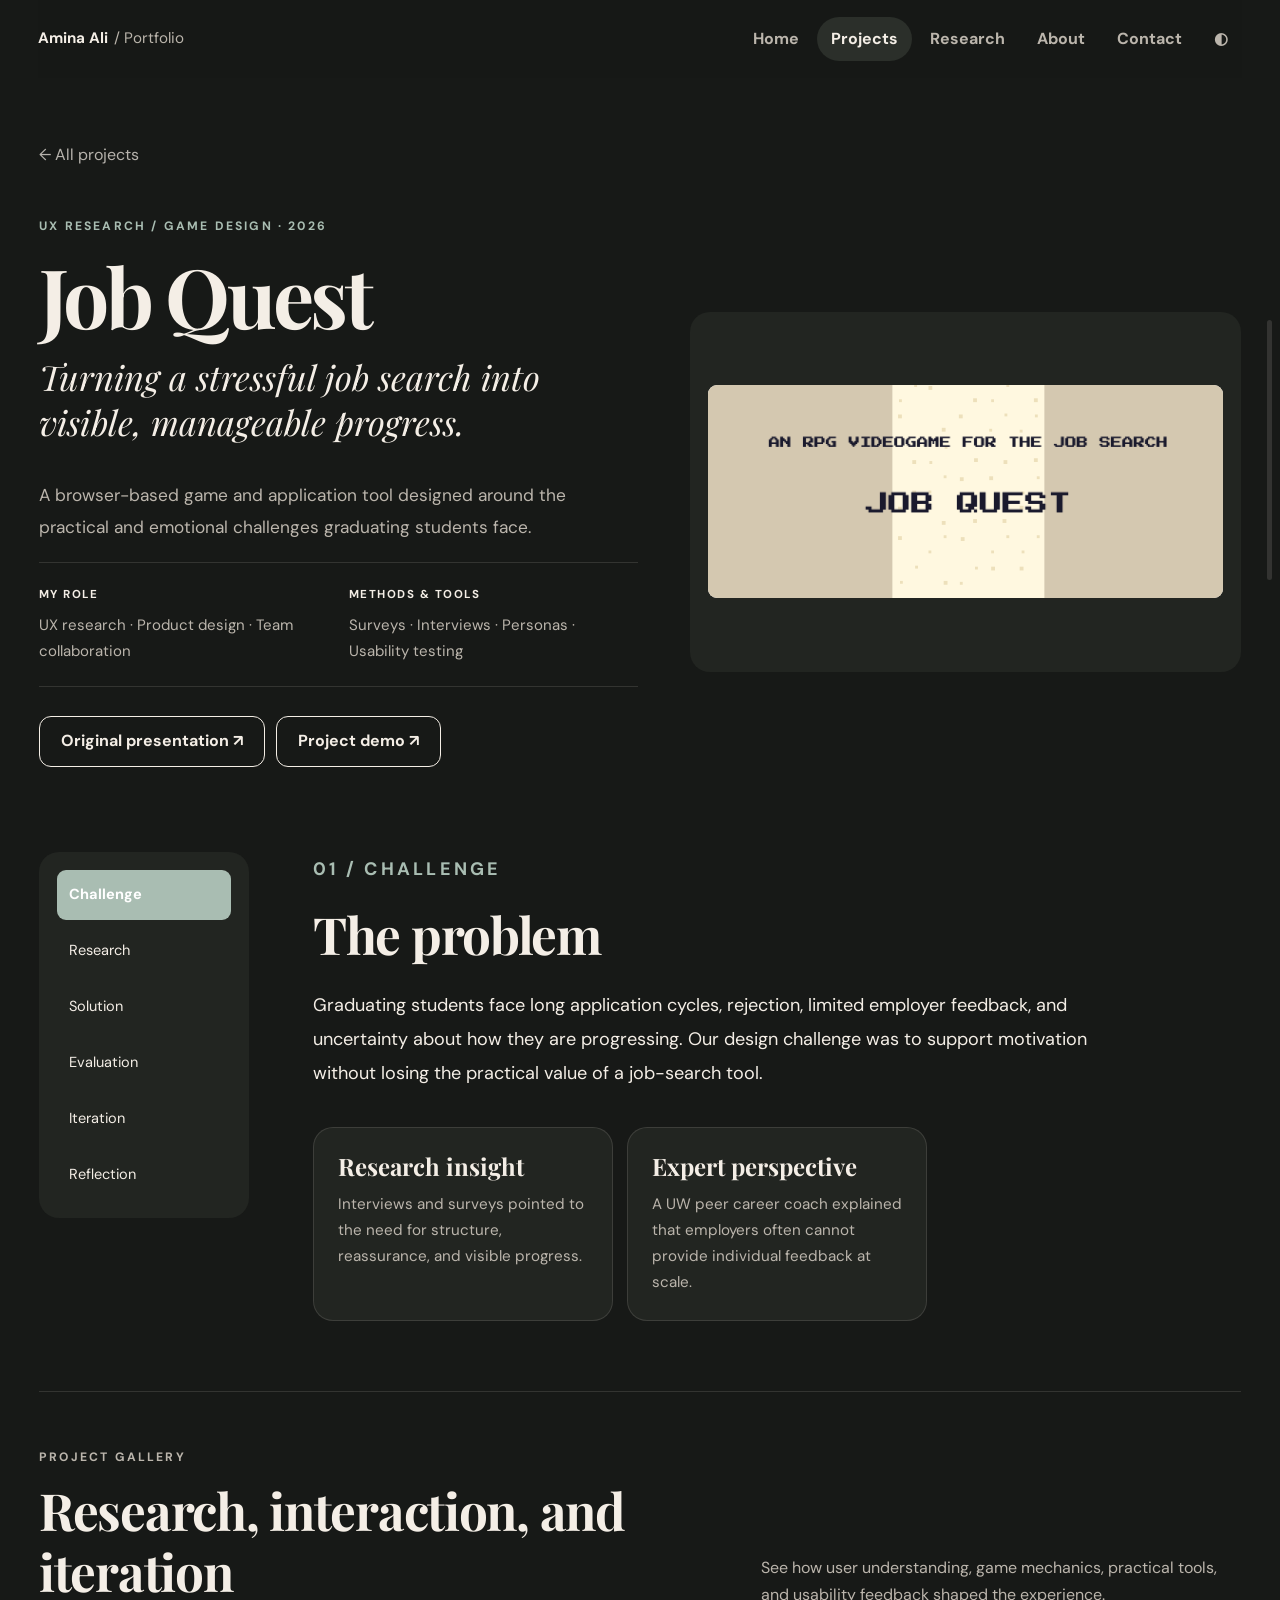
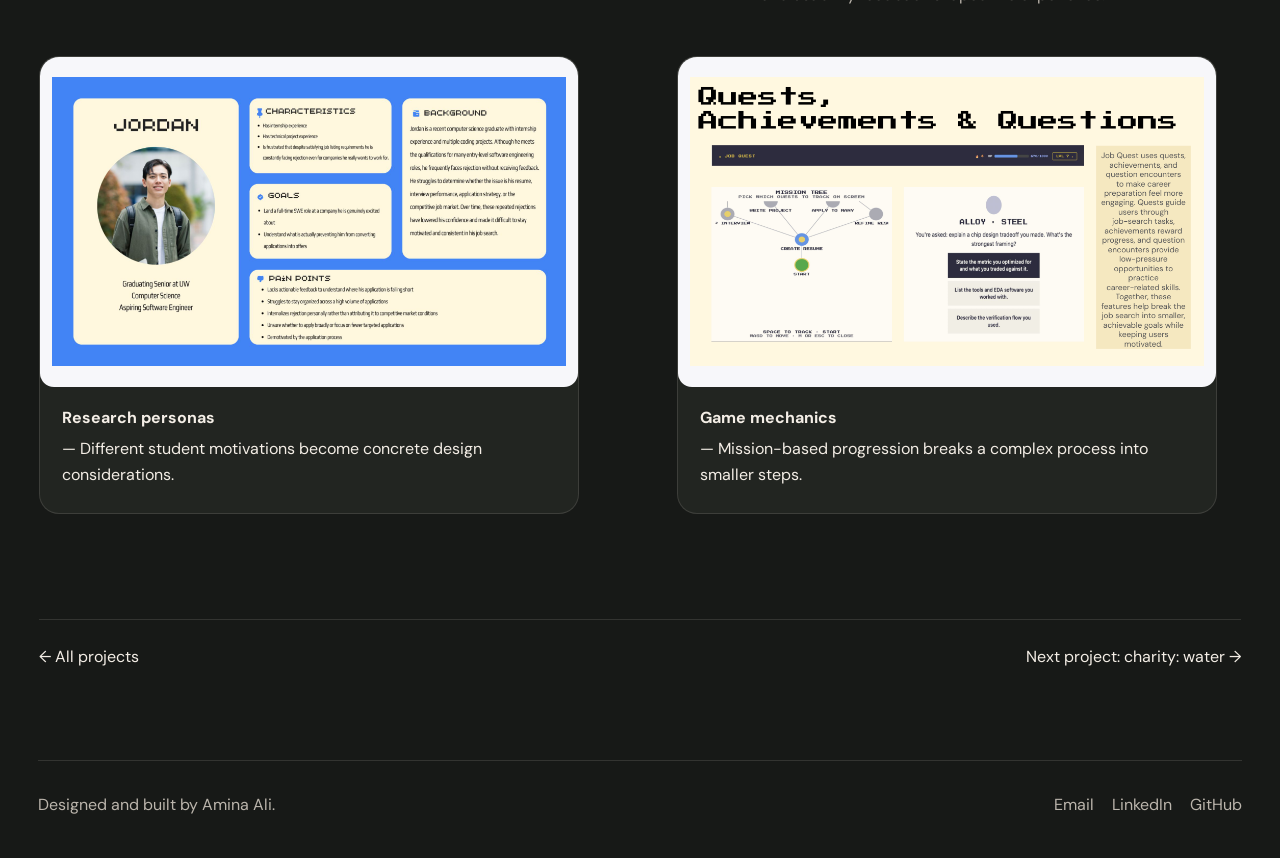
<file: case-studies/jobquest.html>
<!DOCTYPE html>
<html lang="en">
 <head>
  <meta charset="utf-8"/>
  <meta content="width=device-width,initial-scale=1" name="viewport"/>
  <title>
   Job Quest | Case Study | Amina Ali
  </title>
  <link href="https://fonts.googleapis.com" rel="preconnect"/>
  <link crossorigin="" href="https://fonts.gstatic.com" rel="preconnect"/>
  <link href="https://fonts.googleapis.com/css2?family=DM+Sans:wght@400;500;600;700&amp;family=Playfair+Display:ital,wght@0,600;1,500;1,600&amp;display=swap" rel="stylesheet"/>
  <link href="../styles.css" rel="stylesheet"/>
  <link href="../case-studies.css" rel="stylesheet"/>
  <script defer="" src="../script.js">
  </script>
  <script defer="" src="../case-studies.js">
  </script>
 </head>
 <body>
  <header class="site-header">
   <a class="brand" href="../index.html">
    <strong>
     Amina Ali
    </strong>
    <span>
     / Portfolio
    </span>
   </a>
   <button aria-expanded="false" aria-label="Open navigation" class="menu-button" id="menuButton">
    <span>
    </span>
    <span>
    </span>
    <span>
    </span>
   </button>
   <nav class="nav-links" id="navLinks">
    <a href="../index.html">
     Home
    </a>
    <a class="active" href="../projects.html">
     Projects
    </a>
    <a href="../research.html">
     Research
    </a>
    <a href="../about.html">
     About
    </a>
    <a href="../contact.html">
     Contact
    </a>
    <button aria-label="Toggle theme" class="theme-button" id="themeButton">
     ◐
    </button>
   </nav>
  </header>
  <main class="case-shell">
   <a class="case-back" href="../projects.html">
    &larr; All projects
   </a>
   <section class="case-hero">
    <div>
     <p class="case-kicker">
      UX RESEARCH / GAME DESIGN &middot; 2026
     </p>
     <h1>
      Job Quest
     </h1>
     <p class="case-subtitle">
      Turning a stressful job search into visible, manageable progress.
     </p>
     <p class="case-lead">
      A browser-based game and application tool designed around the practical and emotional challenges graduating students face.
     </p>
     <div class="case-meta">
      <div>
       <strong>
        My role
       </strong>
       <span>
        UX research &middot; Product design &middot; Team collaboration
       </span>
      </div>
      <div>
       <strong>
        Methods &amp; tools
       </strong>
       <span>
        Surveys &middot; Interviews &middot; Personas &middot; Usability testing
       </span>
      </div>
     </div>
     <div class="button-row">
      <a class="button secondary" href="../JobQuest-CaseStudy.pdf">
       Original presentation &nearrow;
      </a>
      <a class="button secondary" href="https://alipson.me/projects/job-quest/" rel="noopener noreferrer" target="_blank">
       Project demo &nearrow;
      </a>
     </div>
    </div>
    <div class="case-hero-media">
     <img alt="Job Quest project visual" src="../img/jobquest-game.jpg"/>
    </div>
   </section>
   <div class="case-layout" data-case-study="">
    <nav aria-label="Case study sections" class="case-nav" role="tablist">
     <button aria-controls="panel-0" aria-selected="false" id="tab-0" role="tab" type="button">
      Challenge
     </button>
     <button aria-controls="panel-1" aria-selected="false" id="tab-1" role="tab" type="button">
      Research
     </button>
     <button aria-controls="panel-2" aria-selected="false" id="tab-2" role="tab" type="button">
      Solution
     </button>
     <button aria-controls="panel-3" aria-selected="false" id="tab-3" role="tab" type="button">
      Evaluation
     </button>
     <button aria-controls="panel-4" aria-selected="false" id="tab-4" role="tab" type="button">
      Iteration
     </button>
     <button aria-controls="panel-5" aria-selected="false" id="tab-5" role="tab" type="button">
      Reflection
     </button>
    </nav>
    <div class="case-panels">
     <section aria-labelledby="tab-0" class="case-panel" hidden="" id="panel-0" role="tabpanel">
      <p class="case-kicker">
       01 / Challenge
      </p>
      <h2>
       The problem
      </h2>
      <p>
       Graduating students face long application cycles, rejection, limited employer feedback, and uncertainty about how they are progressing. Our design challenge was to support motivation without losing the practical value of a job-search tool.
      </p>
      <div class="case-insights">
       <article class="case-insight">
        <strong>
         Research insight
        </strong>
        <p>
         Interviews and surveys pointed to the need for structure, reassurance, and visible progress.
        </p>
       </article>
       <article class="case-insight">
        <strong>
         Expert perspective
        </strong>
        <p>
         A UW peer career coach explained that employers often cannot provide individual feedback at scale.
        </p>
       </article>
      </div>
     </section>
     <section aria-labelledby="tab-1" class="case-panel" hidden="" id="panel-1" role="tabpanel">
      <p class="case-kicker">
       02 / Research
      </p>
      <h2>
       From research to direction
      </h2>
      <p>
       Our team combined surveys, student interviews, literature review, and an expert interview. Two personas captured different early-career needs: Jordan, an aspiring software engineer, and Mara, an aspiring UX designer.
      </p>
      <div class="case-insights">
       <article class="case-insight">
        <strong>
         Motivation
        </strong>
        <p>
         Participants described repeated rejection as emotionally draining.
        </p>
       </article>
       <article class="case-insight">
        <strong>
         Clarity
        </strong>
        <p>
         Job seekers wanted clearer guidance and application tracking.
        </p>
       </article>
       <article class="case-insight">
        <strong>
         Support
        </strong>
        <p>
         Feedback and manageable goals mattered as much as job listings.
        </p>
       </article>
      </div>
     </section>
     <section aria-labelledby="tab-2" class="case-panel" hidden="" id="panel-2" role="tabpanel">
      <p class="case-kicker">
       03 / Solution
      </p>
      <h2>
       Two experiences, one goal
      </h2>
      <p>
       Job Quest combined application-management utilities with quests, achievements, question encounters, and shareable progress metrics. The application side explored resume tailoring, an ATS simulator, automation, and logging; the game side made progress visible.
      </p>
      <div class="case-insights">
       <article class="case-insight">
        <strong>
         Application tools
        </strong>
        <p>
         Centralized job information, resume support, and status tracking.
        </p>
       </article>
       <article class="case-insight">
        <strong>
         Game layer
        </strong>
        <p>
         Missions and achievements turn larger goals into smaller tasks.
        </p>
       </article>
       <article class="case-insight">
        <strong>
         Progress metrics
        </strong>
        <p>
         Response rates, interviews, and applications show movement over time.
        </p>
       </article>
      </div>
     </section>
     <section aria-labelledby="tab-3" class="case-panel" hidden="" id="panel-3" role="tabpanel">
      <p class="case-kicker">
       04 / Evaluation
      </p>
      <h2>
       What testing actually showed
      </h2>
      <p>
       Six graduating seniors took part in usability testing. Participants responded positively to gamification, but their feedback showed that moment-to-moment guidance needed work.
      </p>
      <div class="case-insights">
       <article class="case-insight">
        <strong>
         4.50 / 5
        </strong>
        <p>
         Engagement while exploring.
        </p>
       </article>
       <article class="case-insight">
        <strong>
         3.50 / 5
        </strong>
        <p>
         Moment-to-moment guidance.
        </p>
       </article>
       <article class="case-insight">
        <strong>
         6 testers
        </strong>
        <p>
         Graduating seniors actively job searching.
        </p>
       </article>
      </div>
     </section>
     <section aria-labelledby="tab-4" class="case-panel" hidden="" id="panel-4" role="tabpanel">
      <p class="case-kicker">
       05 / Iteration
      </p>
      <h2>
       Designing for clarity
      </h2>
      <p>
       Testing led to clearer creature designs and on-screen catching instructions. The team also refined mission-tree comprehension; spawn placement and discoverability remained important concerns.
      </p>
      <div class="case-insights">
       <article class="case-insight">
        <strong>
         Before
        </strong>
        <p>
         Some testers could not distinguish creatures from other objects.
        </p>
       </article>
       <article class="case-insight">
        <strong>
         After
        </strong>
        <p>
         Creatures received recognizable faces and floating instructions.
        </p>
       </article>
       <article class="case-insight">
        <strong>
         Next
        </strong>
        <p>
         Continue improving guidance and onboarding.
        </p>
       </article>
      </div>
     </section>
     <section aria-labelledby="tab-5" class="case-panel" hidden="" id="panel-5" role="tabpanel">
      <p class="case-kicker">
       06 / Reflection
      </p>
      <h2>
       What I took away
      </h2>
      <p>
       This project showed me that good UX must address how a task feels, not just whether users can complete it. Motivation, feedback, and structure can be designed into the experience, but testing is essential to know whether they work.
      </p>
     </section>
    </div>
   </div>
   <section class="case-gallery">
    <div class="case-gallery-head">
     <div>
      <p class="case-kicker">
       PROJECT GALLERY
      </p>
      <h2>
       Research, interaction, and iteration
      </h2>
     </div>
     <p>
      See how user understanding, game mechanics, practical tools, and usability feedback shaped the experience.
     </p>
    </div>
    <div aria-label="Project images, scroll horizontally" class="case-gallery-scroll" tabindex="0">
     <figure class="case-visual">
      <img alt="Actual personas" loading="lazy" src="../img/case-studies/job-10.png"/>
      <figcaption>
       <strong>
        Research personas
       </strong>
       &mdash; Different student motivations become concrete design considerations.
      </figcaption>
     </figure>
     <figure class="case-visual">
      <img alt="Game design" loading="lazy" src="../img/case-studies/job-22.png"/>
      <figcaption>
       <strong>
        Game mechanics
       </strong>
       &mdash; Mission-based progression breaks a complex process into smaller steps.
      </figcaption>
     </figure>
     <figure class="case-visual">
      <img alt="Testing iteration" loading="lazy" src="../img/case-studies/job-30.png"/>
      <figcaption>
       <strong>
        Usability-driven iteration
       </strong>
       &mdash; Before-and-after screens show revisions to the interaction design.
      </figcaption>
     </figure>
    </div>
   </section>
   <div class="case-bottom">
    <a href="../projects.html">
     &larr; All projects
    </a>
    <a href="charity-water.html">
     Next project: charity: water &rarr;
    </a>
   </div>
  </main>
  <footer class="site-footer">
   <p>
    Designed and built by Amina Ali.
   </p>
   <div>
    <a href="mailto:aliamina9890@gmail.com">
     Email
    </a>
    <a href="https://www.linkedin.com/in/aminaalii" rel="noopener noreferrer" target="_blank">
     LinkedIn
    </a>
    <a href="https://github.com/aamina-bot" rel="noopener noreferrer" target="_blank">
     GitHub
    </a>
   </div>
  </footer>
 </body>
</html>
</file>
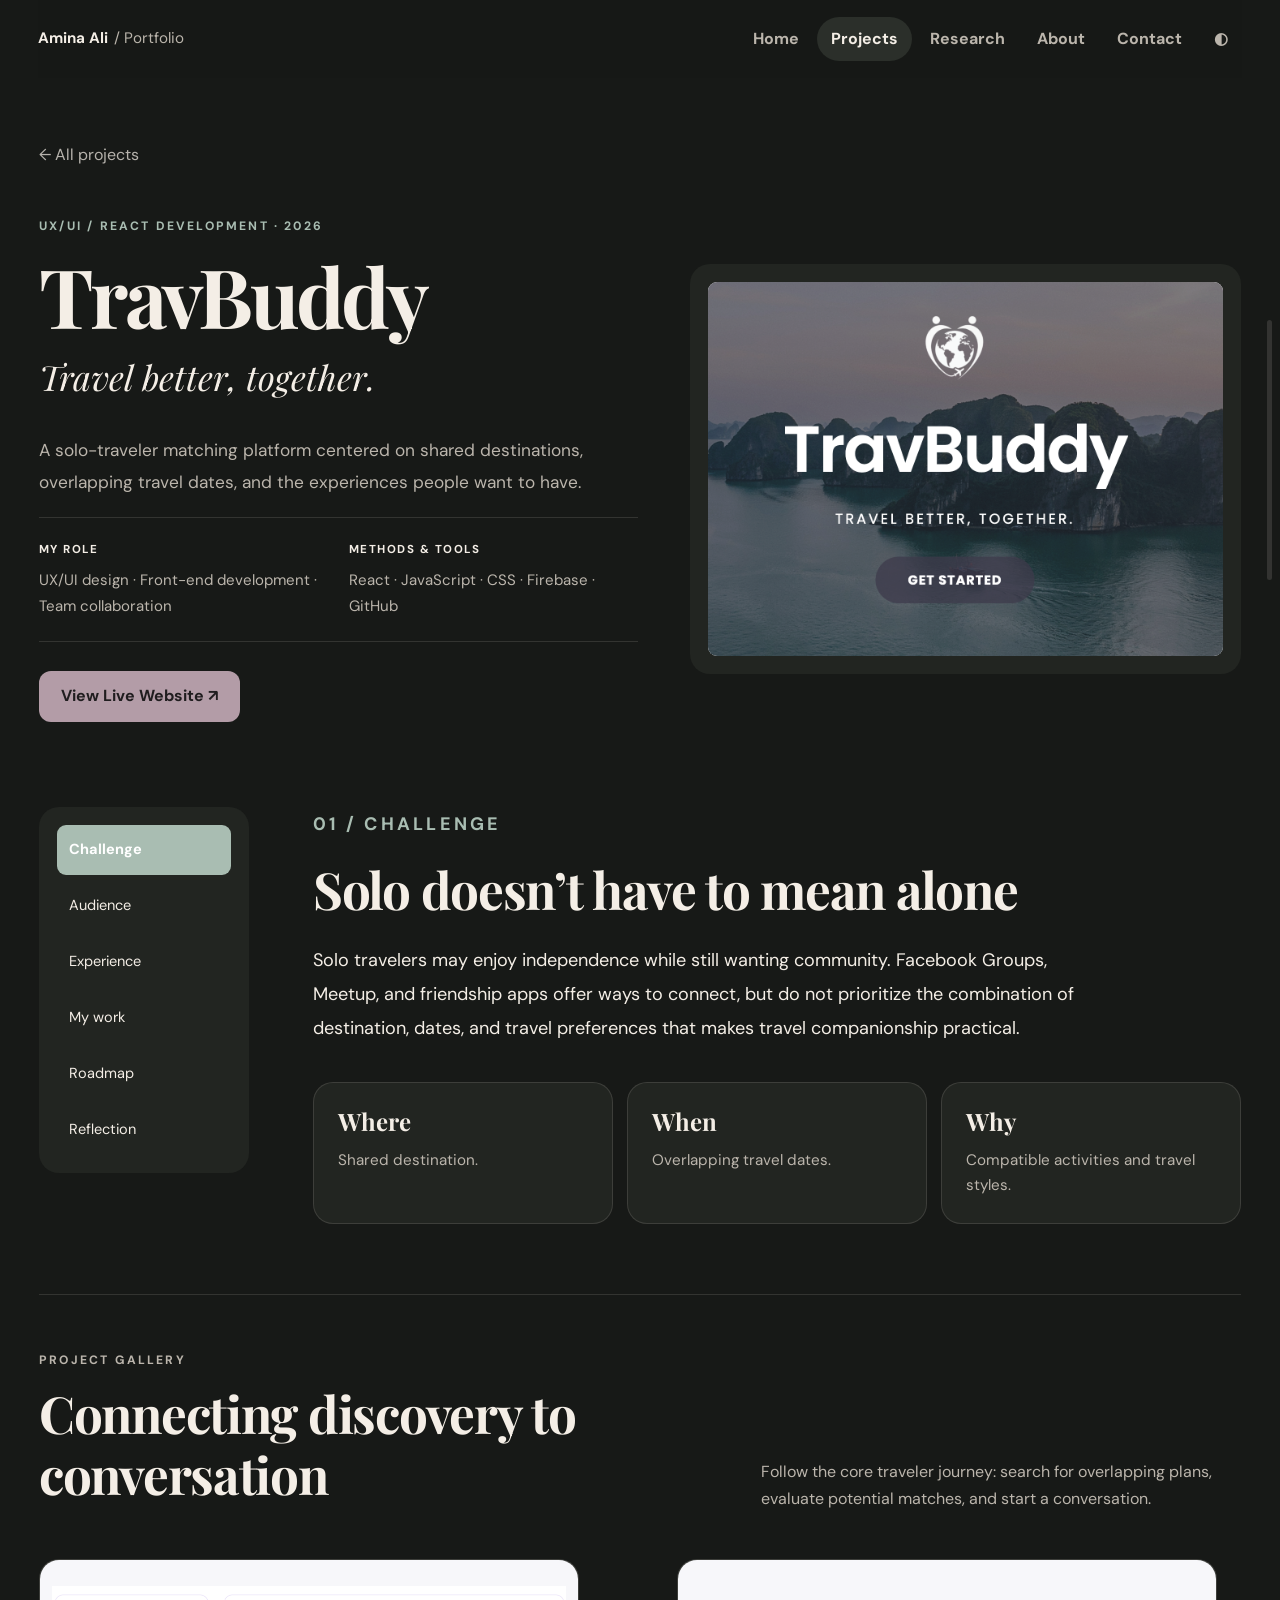
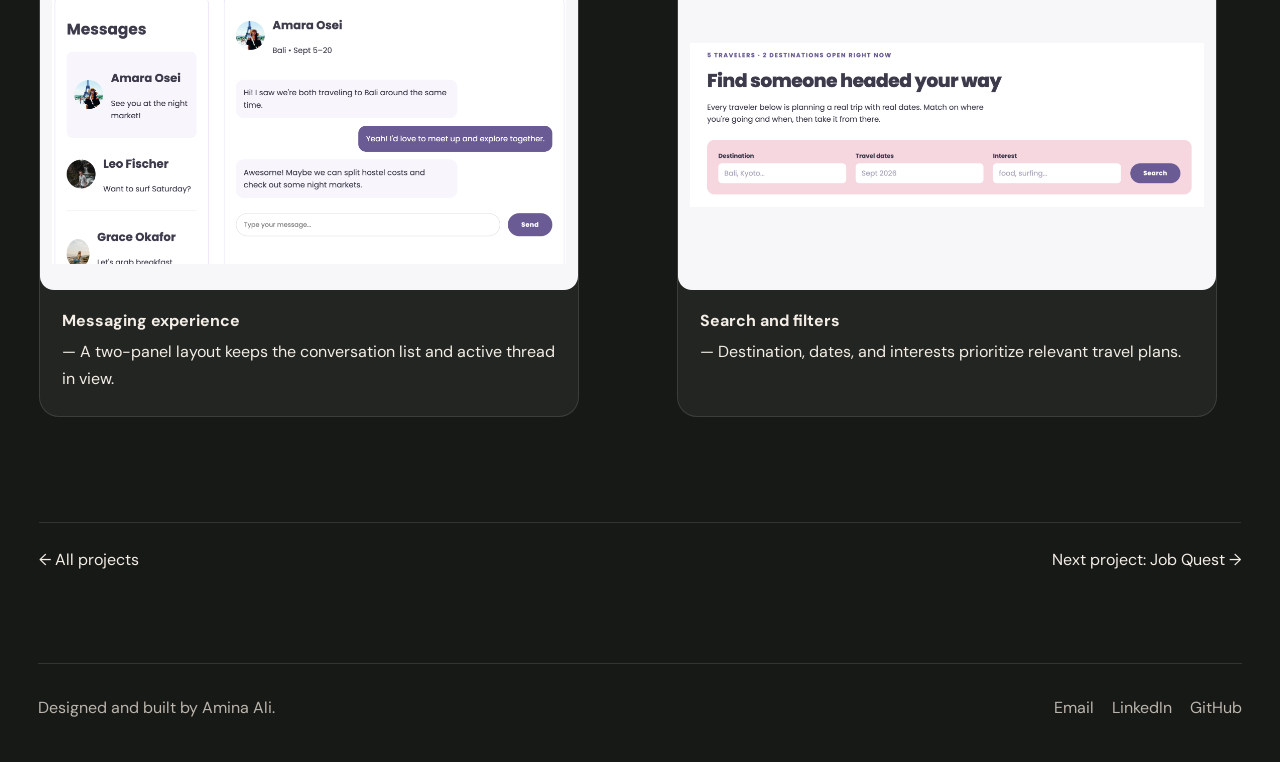
<file: case-studies/travbuddy.html>
<!DOCTYPE html>
<html lang="en">
 <head>
  <meta charset="utf-8"/>
  <meta content="width=device-width,initial-scale=1" name="viewport"/>
  <title>
   TravBuddy | Case Study | Amina Ali
  </title>
  <link href="https://fonts.googleapis.com" rel="preconnect"/>
  <link crossorigin="" href="https://fonts.gstatic.com" rel="preconnect"/>
  <link href="https://fonts.googleapis.com/css2?family=DM+Sans:wght@400;500;600;700&amp;family=Playfair+Display:ital,wght@0,600;1,500;1,600&amp;display=swap" rel="stylesheet"/>
  <link href="../styles.css" rel="stylesheet"/>
  <link href="../case-studies.css" rel="stylesheet"/>
  <script defer="" src="../script.js">
  </script>
  <script defer="" src="../case-studies.js">
  </script>
 </head>
 <body>
  <header class="site-header">
   <a class="brand" href="../index.html">
    <strong>
     Amina Ali
    </strong>
    <span>
     / Portfolio
    </span>
   </a>
   <button aria-expanded="false" aria-label="Open navigation" class="menu-button" id="menuButton">
    <span>
    </span>
    <span>
    </span>
    <span>
    </span>
   </button>
   <nav class="nav-links" id="navLinks">
    <a href="../index.html">
     Home
    </a>
    <a class="active" href="../projects.html">
     Projects
    </a>
    <a href="../research.html">
     Research
    </a>
    <a href="../about.html">
     About
    </a>
    <a href="../contact.html">
     Contact
    </a>
    <button aria-label="Toggle theme" class="theme-button" id="themeButton">
     ◐
    </button>
   </nav>
  </header>
  <main class="case-shell">
   <a class="case-back" href="../projects.html">
    &larr; All projects
   </a>
   <section class="case-hero">
    <div>
     <p class="case-kicker">
      UX/UI / REACT DEVELOPMENT &middot; 2026
     </p>
     <h1>
      TravBuddy
     </h1>
     <p class="case-subtitle">
      Travel better, together.
     </p>
     <p class="case-lead">
      A solo-traveler matching platform centered on shared destinations, overlapping travel dates, and the experiences people want to have.
     </p>
     <div class="case-meta">
      <div>
       <strong>
        My role
       </strong>
       <span>
        UX/UI design &middot; Front-end development &middot; Team collaboration
       </span>
      </div>
      <div>
       <strong>
        Methods &amp; tools
       </strong>
       <span>
        React &middot; JavaScript &middot; CSS &middot; Firebase &middot; GitHub
       </span>
      </div>
     </div>
     <div class="button-row">
      <a class="button primary" href="https://info340b-su26.github.io/project-aamina-bot/" rel="noopener noreferrer" target="_blank">
       View Live Website &nearrow;
      </a>
     </div>
    </div>
    <div class="case-hero-media">
     <img alt="TravBuddy project visual" src="../TravBuddyIMG.png"/>
    </div>
   </section>
   <div class="case-layout" data-case-study="">
    <nav aria-label="Case study sections" class="case-nav" role="tablist">
     <button aria-controls="panel-0" aria-selected="false" id="tab-0" role="tab" type="button">
      Challenge
     </button>
     <button aria-controls="panel-1" aria-selected="false" id="tab-1" role="tab" type="button">
      Audience
     </button>
     <button aria-controls="panel-2" aria-selected="false" id="tab-2" role="tab" type="button">
      Experience
     </button>
     <button aria-controls="panel-3" aria-selected="false" id="tab-3" role="tab" type="button">
      My work
     </button>
     <button aria-controls="panel-4" aria-selected="false" id="tab-4" role="tab" type="button">
      Roadmap
     </button>
     <button aria-controls="panel-5" aria-selected="false" id="tab-5" role="tab" type="button">
      Reflection
     </button>
    </nav>
    <div class="case-panels">
     <section aria-labelledby="tab-0" class="case-panel" hidden="" id="panel-0" role="tabpanel">
      <p class="case-kicker">
       01 / Challenge
      </p>
      <h2>
       Solo doesn&rsquo;t have to mean alone
      </h2>
      <p>
       Solo travelers may enjoy independence while still wanting community. Facebook Groups, Meetup, and friendship apps offer ways to connect, but do not prioritize the combination of destination, dates, and travel preferences that makes travel companionship practical.
      </p>
      <div class="case-insights">
       <article class="case-insight">
        <strong>
         Where
        </strong>
        <p>
         Shared destination.
        </p>
       </article>
       <article class="case-insight">
        <strong>
         When
        </strong>
        <p>
         Overlapping travel dates.
        </p>
       </article>
       <article class="case-insight">
        <strong>
         Why
        </strong>
        <p>
         Compatible activities and travel styles.
        </p>
       </article>
      </div>
     </section>
     <section aria-labelledby="tab-1" class="case-panel" hidden="" id="panel-1" role="tabpanel">
      <p class="case-kicker">
       02 / Audience
      </p>
      <h2>
       A more inclusive way to connect
      </h2>
      <p>
       The concept focuses on solo travelers, especially young adults, while considering different budgets, languages, travel styles, and interests. The goal is to give people control over who they connect with without making personal identity the primary matching signal.
      </p>
      <div class="case-insights">
       <article class="case-insight">
        <strong>
         Choice
        </strong>
        <p>
         Travelers filter according to their preferences.
        </p>
       </article>
       <article class="case-insight">
        <strong>
         Comfort
        </strong>
        <p>
         Profile information supports informed decisions.
        </p>
       </article>
       <article class="case-insight">
        <strong>
         Safety
        </strong>
        <p>
         Verification, reporting, and blocking are proposed safeguards.
        </p>
       </article>
      </div>
     </section>
     <section aria-labelledby="tab-2" class="case-panel" hidden="" id="panel-2" role="tabpanel">
      <p class="case-kicker">
       03 / Experience
      </p>
      <h2>
       Discovery &rarr; detail &rarr; connection
      </h2>
      <p>
       The core experience lets users browse travelers, compare travel plans, open individual profiles, and move toward messaging. Matching is designed to prioritize destination and dates, with interests and other preferences helping refine results.
      </p>
      <div class="case-insights">
       <article class="case-insight">
        <strong>
         Traveler profiles
        </strong>
        <p>
         Destination, dates, interests, and preferences.
        </p>
       </article>
       <article class="case-insight">
        <strong>
         Matching
        </strong>
        <p>
         Find people with compatible plans.
        </p>
       </article>
       <article class="case-insight">
        <strong>
         Messaging
        </strong>
        <p>
         Communicate before deciding to meet.
        </p>
       </article>
      </div>
     </section>
     <section aria-labelledby="tab-3" class="case-panel" hidden="" id="panel-3" role="tabpanel">
      <p class="case-kicker">
       04 / My work
      </p>
      <h2>
       Bringing the interface into React
      </h2>
      <p>
       In the team&rsquo;s React migration, I worked on navigation and traveler-detail components, added traveler images, refined card styling, and contributed to responsive design, accessibility, routing, and Firebase feedback/error handling.
      </p>
      <div class="case-insights">
       <article class="case-insight">
        <strong>
         Traveler cards
        </strong>
        <p>
         Improved visual hierarchy and scanability.
        </p>
       </article>
       <article class="case-insight">
        <strong>
         Navigation
        </strong>
        <p>
         More consistent page transitions and mobile behavior.
        </p>
       </article>
       <article class="case-insight">
        <strong>
         Data feedback
        </strong>
        <p>
         Clearer responses to Firebase actions.
        </p>
       </article>
      </div>
     </section>
     <section aria-labelledby="tab-4" class="case-panel" hidden="" id="panel-4" role="tabpanel">
      <p class="case-kicker">
       05 / Roadmap
      </p>
      <h2>
       Built foundation vs. product vision
      </h2>
      <p>
       The team&rsquo;s broader proposal includes user-submitted itineraries, recommendations, photos, profile verification, and safety controls. Those ideas are presented as planned features unless independently confirmed in the application.
      </p>
      <div class="case-insights">
       <article class="case-insight">
        <strong>
         Implemented work
        </strong>
        <p>
         React interface, traveler discovery and detail views, Firebase-connected functionality.
        </p>
       </article>
       <article class="case-insight">
        <strong>
         Proposed
        </strong>
        <p>
         Community itineraries, reviews, and expanded safety features.
        </p>
       </article>
      </div>
     </section>
     <section aria-labelledby="tab-5" class="case-panel" hidden="" id="panel-5" role="tabpanel">
      <p class="case-kicker">
       06 / Reflection
      </p>
      <h2>
       What I took away
      </h2>
      <p>
       This project connected my UX thinking to real front-end constraints. Making travel information readable, navigation predictable, and interactions understandable mattered as much as implementing the features themselves.
      </p>
     </section>
    </div>
   </div>
   <section class="case-gallery">
    <div class="case-gallery-head">
     <div>
      <p class="case-kicker">
       PROJECT GALLERY
      </p>
      <h2>
       Connecting discovery to conversation
      </h2>
     </div>
     <p>
      Follow the core traveler journey: search for overlapping plans, evaluate potential matches, and start a conversation.
     </p>
    </div>
    <div aria-label="Project images, scroll horizontally" class="case-gallery-scroll" tabindex="0">
     <figure class="case-visual">
      <img alt="Messaging interface" loading="lazy" src="../img/travbuddy-supplied-1.png"/>
      <figcaption>
       <strong>
        Messaging experience
       </strong>
       &mdash; A two-panel layout keeps the conversation list and active thread in view.
      </figcaption>
     </figure>
     <figure class="case-visual">
      <img alt="Search filters" loading="lazy" src="../img/travbuddy-supplied-2.png"/>
      <figcaption>
       <strong>
        Search and filters
       </strong>
       &mdash; Destination, dates, and interests prioritize relevant travel plans.
      </figcaption>
     </figure>
     <figure class="case-visual">
      <img alt="Traveler cards" loading="lazy" src="../img/travbuddy-supplied-3.png"/>
      <figcaption>
       <strong>
        Traveler discovery cards
       </strong>
       &mdash; Dates, interests, and short bios make matches easier to compare.
      </figcaption>
     </figure>
     <figure class="case-visual">
      <img alt="Mobile search results" loading="lazy" src="../img/travbuddy-supplied-4.png"/>
      <figcaption>
       <strong>
        Responsive discovery
       </strong>
       &mdash; The mobile layout keeps essential details and profile actions accessible.
      </figcaption>
     </figure>
    </div>
   </section>
   <div class="case-bottom">
    <a href="../projects.html">
     &larr; All projects
    </a>
    <a href="jobquest.html">
     Next project: Job Quest &rarr;
    </a>
   </div>
  </main>
  <footer class="site-footer">
   <p>
    Designed and built by Amina Ali.
   </p>
   <div>
    <a href="mailto:aliamina9890@gmail.com">
     Email
    </a>
    <a href="https://www.linkedin.com/in/aminaalii" rel="noopener noreferrer" target="_blank">
     LinkedIn
    </a>
    <a href="https://github.com/aamina-bot" rel="noopener noreferrer" target="_blank">
     GitHub
    </a>
   </div>
  </footer>
 </body>
</html>
</file>
<file: styles.css>
:root {
  --background: #171917;
  --surface: #222521;
  --surface-raised: #2b2f2a;
  --text: #f4eee6;
  --muted: #bbb5ac;
  --cream: #f0e8dc;
  --green: #315f50;
  --green-dark: #24483d;
  --green-light: #a9bdb2;
  --burgundy: #74414b;
  --mauve: #b39ca7;
  --border: rgba(240, 232, 220, 0.13);
  --shadow: 0 24px 70px rgba(0, 0, 0, 0.24);
  --radius-large: 30px;
  --radius-medium: 20px;
  --radius-small: 12px;
  --content-width: 90rem;
  --max: var(--content-width);
  --line: var(--border);
  --section-space: 104px;
}

body.light-theme {
  --background: #f3eee7;
  --surface: #fffaf4;
  --surface-raised: #e9dfd5;
  --text: #24211f;
  --muted: #6d655f;
  --cream: #24211f;
  --green-light: #426c5d;
  --border: rgba(36, 33, 31, 0.13);
  --shadow: 0 24px 65px rgba(72, 52, 41, 0.13);
}

* {
  box-sizing: border-box;
}

html {
  scroll-behavior: smooth;
}

body {
  margin: 0;
  background: var(--background);
  color: var(--text);
  font-family: "DM Sans", sans-serif;
  line-height: 1.65;
  transition: background 0.25s ease, color 0.25s ease;
}

img {
  max-width: 100%;
}

a {
  color: inherit;
  text-decoration: none;
}

button {
  font: inherit;
}

h1,
h2,
h3,
p {
  margin-top: 0;
}

h1,
h2 {
  font-family: "Playfair Display", serif;
  letter-spacing: -0.025em;
}

h1 {
  font-size: clamp(2.8rem, 6vw, 5.7rem);
  line-height: 1.02;
}

h2 {
  font-size: clamp(2.1rem, 4.2vw, 3.8rem);
  line-height: 1.08;
}

h3 {
  line-height: 1.25;
}

.site-header {
  position: sticky;
  top: 0;
  z-index: 50;
  width: min(calc(100% - 40px), var(--content-width));
  min-height: 78px;
  margin: 0 auto;
  display: flex;
  align-items: center;
  justify-content: space-between;
  background: color-mix(in srgb, var(--background) 90%, transparent);
  backdrop-filter: blur(18px);
}

.brand {
  display: flex;
  align-items: center;
  gap: 6px;
  font-size: 0.95rem;
}

.brand strong {
  color: var(--text);
}

.brand span {
  color: var(--muted);
}

.nav-links {
  display: flex;
  align-items: center;
  gap: 4px;
}

.nav-links a,
.theme-button {
  padding: 9px 14px;
  border: 0;
  border-radius: 999px;
  background: transparent;
  color: var(--muted);
  font-weight: 700;
  cursor: pointer;
  transition: background 0.2s ease, color 0.2s ease;
}

.nav-links a:hover,
.nav-links a.active,
.theme-button:hover {
  background: var(--surface-raised);
  color: var(--text);
}

.menu-button {
  display: none;
  width: 42px;
  height: 42px;
  border: 1px solid var(--border);
  border-radius: 11px;
  background: var(--surface);
  cursor: pointer;
}

.menu-button span {
  display: block;
  width: 19px;
  height: 2px;
  margin: 4px auto;
  background: var(--text);
}

.eyebrow,
.card-label {
  margin-bottom: 13px;
  color: var(--mauve);
  font-size: 0.75rem;
  font-weight: 700;
  letter-spacing: 0.15em;
  text-transform: uppercase;
}

.home-hero,
.page-section,
.page-hero,
.contact-page,
.site-footer {
  width: min(calc(100% - 40px), var(--content-width));
  margin-inline: auto;
}

.home-hero {
  min-height: calc(100vh - 78px);
  display: grid;
  grid-template-columns: minmax(0, 0.92fr) minmax(0, 1.08fr);
  gap: 28px;
  align-items: stretch;
  padding: 48px 0 84px;
}

.hero-visual,
.hero-copy {
  min-height: 610px;
  border-radius: var(--radius-large);
  overflow: hidden;
  box-shadow: var(--shadow);
}

.hero-visual {
  position: relative;
  background: var(--surface);
}

.hero-visual > img {
  width: 100%;
  height: 100%;
  min-height: 610px;
  display: block;
  object-fit: cover;
  object-position: center;
}

.hero-visual::after {
  content: "";
  position: absolute;
  inset: 0;
  background:
    linear-gradient(
      to top,
      rgba(19, 21, 20, 0.92),
      rgba(19, 21, 20, 0.16) 58%,
      transparent
    );
}

.hero-visual-overlay {
  position: absolute;
  z-index: 2;
  left: 30px;
  right: 30px;
  bottom: 28px;
  color: white;
}

.hero-visual-overlay p {
  max-width: 470px;
  margin-bottom: 8px;
  font-family: "Playfair Display", serif;
  font-size: clamp(1.55rem, 3vw, 2.4rem);
  font-style: italic;
  line-height: 1.18;
}

.hero-visual-overlay span {
  color: rgba(255, 255, 255, 0.76);
  font-size: 0.72rem;
  font-weight: 700;
  letter-spacing: 0.13em;
  text-transform: uppercase;
}

.hero-copy {
  display: flex;
  flex-direction: column;
  justify-content: center;
  padding: clamp(42px, 7vw, 82px);
  background:
    linear-gradient(145deg, var(--green), var(--green-dark));
}

.hero-copy h1 {
  margin-bottom: 25px;
}

.hero-copy > p:not(.eyebrow) {
  max-width: 690px;
  margin-bottom: 0;
  color: rgba(255, 255, 255, 0.82);
  font-size: 1.05rem;
}

.button-row {
  display: flex;
  flex-wrap: wrap;
  gap: 11px;
  margin-top: 29px;
}

.button {
  min-height: 47px;
  display: inline-flex;
  align-items: center;
  justify-content: center;
  padding: 11px 21px;
  border: 1px solid transparent;
  border-radius: var(--radius-small);
  font-weight: 700;
  transition: transform 0.2s ease, background 0.2s ease;
}

.button:hover {
  transform: translateY(-2px);
}

.button.primary {
  background: var(--mauve);
  color: #201d1f;
}

.button.secondary {
  border-color: currentColor;
  background: transparent;
}

.page-section {
  padding: var(--section-space) 0;
}

.page-hero {
  min-height: 52vh;
  display: flex;
  flex-direction: column;
  justify-content: end;
  padding: 100px 0 74px;
  border-bottom: 1px solid var(--border);
}

.page-hero h1 {
  max-width: 980px;
  margin-bottom: 22px;
}

.page-hero > p:last-child {
  max-width: 720px;
  margin-bottom: 0;
  color: var(--muted);
  font-size: 1.08rem;
}

.sociology-hero::after {
  content: "visibility  •  participation  •  power";
  display: block;
  margin-top: 28px;
  color: var(--mauve);
  font-size: 0.78rem;
  font-weight: 700;
  letter-spacing: 0.13em;
  text-transform: uppercase;
}

.section-intro {
  max-width: 760px;
  margin-bottom: 42px;
}

.section-intro > p:last-child {
  color: var(--muted);
}

.section-heading {
  display: flex;
  align-items: end;
  justify-content: space-between;
  gap: 36px;
  margin-bottom: 40px;
}

.section-heading > div {
  max-width: 790px;
}

.section-heading h2 {
  margin-bottom: 0;
}

.text-link {
  flex-shrink: 0;
  color: var(--green-light);
  font-weight: 700;
}

.principle-grid,
.preview-grid,
.skills-grid,
.activity-grid,
.concept-grid {
  display: grid;
  gap: 18px;
}

.principle-grid,
.skills-grid,
.concept-grid {
  grid-template-columns: repeat(4, minmax(0, 1fr));
}

.activity-grid {
  grid-template-columns: repeat(3, minmax(0, 1fr));
}

.preview-grid {
  grid-template-columns: repeat(3, minmax(0, 1fr));
}

.principle-grid article,
.skills-grid article,
.activity-grid article,
.concept-grid article,
.preview-card {
  background: var(--surface);
  border: 1px solid var(--border);
  border-radius: var(--radius-medium);
  box-shadow: 0 12px 34px rgba(0, 0, 0, 0.08);
}

.principle-grid article,
.skills-grid article,
.activity-grid article,
.concept-grid article {
  padding: 27px;
}

.principle-grid article:nth-child(2),
.principle-grid article:nth-child(4) {
  background: color-mix(in srgb, var(--burgundy) 25%, var(--surface));
}

.principle-grid span {
  color: var(--mauve);
  font-weight: 700;
}

.principle-grid p,
.skills-grid p,
.activity-grid p,
.concept-grid p {
  margin-bottom: 0;
  color: var(--muted);
}

.preview-card {
  overflow: hidden;
  transition: transform 0.23s ease, box-shadow 0.23s ease;
}

.preview-card:hover {
  transform: translateY(-5px);
  box-shadow: var(--shadow);
}

.preview-card img {
  width: 100%;
  height: 250px;
  display: block;
  object-fit: cover;
}

.preview-card > div {
  padding: 25px;
}

.preview-card p:not(.card-label) {
  color: var(--muted);
}

.preview-card a {
  color: var(--green-light);
  font-weight: 700;
}

.personal-visual-section {
  display: grid;
  grid-template-columns: 0.82fr 1.18fr;
  gap: 46px;
  align-items: center;
}

.personal-visual-copy > p:last-child,
.urban-systems-section p {
  color: var(--muted);
}

.personal-photo-grid {
  display: grid;
  grid-template-columns: 1.18fr 0.82fr;
  gap: 16px;
  align-items: end;
}

.personal-photo-grid img {
  width: 100%;
  height: 440px;
  object-fit: cover;
  border-radius: var(--radius-medium);
  box-shadow: var(--shadow);
}

.personal-photo-grid img:last-child {
  height: 350px;
}

.quote-panel {
  margin-bottom: 95px;
  padding: 64px;
  display: flex;
  align-items: center;
  justify-content: space-between;
  gap: 30px;
  border-radius: var(--radius-large);
  background:
    linear-gradient(145deg, var(--burgundy), #563039);
}

.quote-panel p {
  max-width: 790px;
  margin-bottom: 0;
  font-family: "Playfair Display", serif;
  font-size: clamp(1.9rem, 4vw, 3.35rem);
  font-style: italic;
  line-height: 1.18;
}

.project-list {
  display: flex;
  flex-direction: column;
  gap: 48px;
}

.project-row {
  display: grid;
  grid-template-columns: minmax(0, 0.95fr) minmax(0, 1.05fr);
  overflow: hidden;
  border: 1px solid var(--border);
  border-radius: var(--radius-large);
  background: var(--surface);
  box-shadow: 0 15px 40px rgba(0, 0, 0, 0.1);
}

.project-row.reverse .project-image {
  order: 2;
}

.project-row.reverse .project-copy {
  order: 1;
}

.project-image {
  position: relative;
  min-height: 520px;
  overflow: hidden;
  background: var(--surface-raised);
}

.project-image img {
  width: 100%;
  height: 100%;
  min-height: 520px;
  display: block;
  object-fit: cover;
  object-position: center;
  transition: transform 0.32s ease;
}

.project-image:hover img {
  transform: scale(1.035);
}

.project-copy {
  display: flex;
  flex-direction: column;
  justify-content: center;
  padding: clamp(36px, 6vw, 68px);
}

.project-copy h2 {
  margin-bottom: 17px;
}

.project-copy > p:not(.card-label) {
  color: var(--muted);
  font-size: 1.04rem;
}

.project-meta-grid {
  display: grid;
  grid-template-columns: 1fr 1fr;
  gap: 20px;
  margin: 29px 0;
  padding: 23px 0;
  border-top: 1px solid var(--border);
  border-bottom: 1px solid var(--border);
}

.project-meta-grid strong,
.project-meta-grid span {
  display: block;
}

.project-meta-grid strong {
  margin-bottom: 4px;
}

.project-meta-grid span {
  color: var(--muted);
}

.tag-row {
  display: flex;
  flex-wrap: wrap;
  gap: 8px;
  margin-bottom: 26px;
}

.tag-row span,
.status-pill {
  padding: 7px 11px;
  border: 1px solid var(--border);
  border-radius: 999px;
  color: var(--muted);
  font-size: 0.77rem;
}

.wip img {
  filter: brightness(0.6);
}

.wip > span {
  position: absolute;
  top: 50%;
  left: 50%;
  padding: 10px 15px;
  border-radius: 999px;
  background: rgba(19, 21, 20, 0.88);
  color: white;
  font-size: 0.74rem;
  font-weight: 700;
  letter-spacing: 0.1em;
  text-transform: uppercase;
  transform: translate(-50%, -50%);
}

.research-feature,
.about-profile,
.urban-systems-section {
  display: grid;
  grid-template-columns: minmax(0, 0.9fr) minmax(0, 1.1fr);
  gap: 52px;
  align-items: center;
}

.research-feature > img,
.about-profile > img,
.urban-systems-section > img {
  width: 100%;
  min-height: 530px;
  display: block;
  object-fit: cover;
  border-radius: var(--radius-large);
  box-shadow: var(--shadow);
}

.research-details {
  display: grid;
  grid-template-columns: 1fr 1fr;
  gap: 15px;
  margin: 31px 0;
}

.research-details article {
  padding: 21px;
  border: 1px solid var(--border);
  border-radius: 17px;
  background: var(--surface);
}

.research-details p {
  margin-bottom: 0;
  color: var(--muted);
}

.two-column {
  display: grid;
  grid-template-columns: 1fr 1fr;
  gap: 56px;
}

.timeline article {
  padding: 25px 0;
  border-bottom: 1px solid var(--border);
}

.timeline p,
.timeline li {
  color: var(--muted);
}

.contact-page {
  min-height: calc(100vh - 78px);
  display: grid;
  grid-template-columns: 1.08fr 0.92fr;
  gap: 38px;
  align-items: center;
  padding: 70px 0;
}

.contact-message {
  padding: clamp(40px, 7vw, 82px);
  border-radius: var(--radius-large);
  background:
    linear-gradient(145deg, var(--green), var(--green-dark));
  box-shadow: var(--shadow);
}

.contact-message h1 {
  margin-bottom: 24px;
}

.contact-message p:last-child {
  color: rgba(255, 255, 255, 0.82);
}

.contact-side {
  display: grid;
  gap: 15px;
}

.contact-photo {
  width: 100%;
  height: 245px;
  display: block;
  object-fit: cover;
  border-radius: var(--radius-medium);
  box-shadow: var(--shadow);
}

.contact-panel {
  display: flex;
  flex-direction: column;
  gap: 11px;
}

.contact-panel a {
  padding: 20px 22px;
  display: flex;
  flex-direction: column;
  border: 1px solid var(--border);
  border-radius: 16px;
  background: var(--surface);
  transition: transform 0.2s ease, background 0.2s ease;
}

.contact-panel a:hover {
  transform: translateX(4px);
  background: var(--surface-raised);
}

.contact-panel span {
  color: var(--muted);
  font-size: 0.76rem;
  font-weight: 700;
  letter-spacing: 0.11em;
  text-transform: uppercase;
}

.site-footer {
  padding: 31px 0 40px;
  display: flex;
  justify-content: space-between;
  gap: 20px;
  border-top: 1px solid var(--border);
  color: var(--muted);
}

.site-footer p {
  margin-bottom: 0;
}

.site-footer div {
  display: flex;
  flex-wrap: wrap;
  gap: 18px;
}

@media (max-width: 940px) {
  .menu-button {
    display: block;
  }

  .nav-links {
    position: absolute;
    top: 67px;
    right: 0;
    display: none;
    flex-direction: column;
    align-items: stretch;
    min-width: 220px;
    padding: 12px;
    border: 1px solid var(--border);
    border-radius: 16px;
    background: var(--surface);
    box-shadow: var(--shadow);
  }

  .nav-links.open {
    display: flex;
  }

  .home-hero,
  .project-row,
  .research-feature,
  .about-profile,
  .urban-systems-section,
  .contact-page,
  .two-column,
  .personal-visual-section {
    grid-template-columns: 1fr;
  }

  .project-row.reverse .project-image,
  .project-row.reverse .project-copy {
    order: initial;
  }

  .principle-grid,
  .skills-grid,
  .concept-grid,
  .preview-grid {
    grid-template-columns: 1fr 1fr;
  }

  .activity-grid {
    grid-template-columns: 1fr;
  }

  .hero-visual,
  .hero-copy,
  .hero-visual > img {
    min-height: 500px;
  }

  .personal-photo-grid img,
  .personal-photo-grid img:last-child {
    height: 390px;
  }
}

@media (max-width: 620px) {
  :root {
    --section-space: 72px;
  }

  .site-header,
  .home-hero,
  .page-section,
  .page-hero,
  .contact-page,
  .site-footer {
    width: min(calc(100% - 22px), var(--content-width));
  }

  .home-hero {
    padding-top: 26px;
  }

  .hero-visual,
  .hero-copy,
  .hero-visual > img {
    min-height: 390px;
  }

  .hero-copy {
    padding: 34px 25px;
  }

  .section-heading,
  .quote-panel,
  .site-footer {
    flex-direction: column;
    align-items: flex-start;
  }

  .principle-grid,
  .skills-grid,
  .concept-grid,
  .preview-grid,
  .research-details,
  .project-meta-grid,
  .personal-photo-grid {
    grid-template-columns: 1fr;
  }

  .project-image,
  .project-image img {
    min-height: 310px;
  }

  .project-copy {
    padding: 31px 24px;
  }

  .research-feature > img,
  .about-profile > img,
  .urban-systems-section > img {
    min-height: 360px;
  }

  .personal-photo-grid img,
  .personal-photo-grid img:last-child {
    height: 335px;
  }

  .button-row {
    flex-direction: column;
  }

  .button-row .button {
    width: 100%;
  }

  .quote-panel {
    padding: 38px 25px;
  }

  .contact-message {
    padding: 38px 25px;
  }
}

@media (prefers-reduced-motion: reduce) {
  html {
    scroll-behavior: auto;
  }

  *,
  *::before,
  *::after {
    transition: none !important;
  }
}


.quote-content{
display:flex;
align-items:flex-end;
gap:24px;
max-width:900px;
}
.quote-side-image{
width:180px;
height:180px;
object-fit:cover;
border-radius:18px;
border:3px solid rgba(255,255,255,.25);
box-shadow:0 12px 28px rgba(0,0,0,.35);
flex-shrink:0;
}
.quote-text{display:flex;flex-direction:column;}
@media(max-width:700px){
.quote-content{flex-direction:column;align-items:flex-start;}
.quote-side-image{width:140px;height:140px;}
}


/* ==================================================
   CITY + QUOTE HERO UPDATE
   Keeps the original portfolio palette and sections.
================================================== */

.home-hero-city {
  width: min(calc(100% - 36px), var(--max));
  min-height: calc(100vh - 78px);
  margin: 0 auto;
  display: flex;
  align-items: center;
  padding: 52px 0 82px;
}

.city-quote-panel {
  width: 100%;
  min-height: 650px;
  display: grid;
  grid-template-columns: minmax(0, 0.92fr) minmax(0, 1.08fr);
  overflow: hidden;
  border: 1px solid var(--line);
  border-radius: 34px;
  background: var(--surface);
  box-shadow: var(--shadow);
}

.city-quote-copy {
  position: relative;
  z-index: 2;
  display: flex;
  flex-direction: column;
  justify-content: center;
  padding: clamp(42px, 6vw, 76px);
  background:
    linear-gradient(
      145deg,
      color-mix(in srgb, var(--green) 78%, var(--surface)),
      color-mix(in srgb, var(--burgundy) 36%, var(--surface))
    );
}

.city-quote-mark {
  margin: 0 0 -6px;
  color: var(--mauve);
  font-family: Georgia, serif;
  font-size: 4.7rem;
  line-height: 0.7;
}

.city-quote-copy blockquote {
  max-width: 650px;
  margin: 0;
  color: white;
  font-family: "Playfair Display", serif;
  font-size: clamp(2.35rem, 4.2vw, 4.35rem);
  font-style: normal;
  line-height: 1.1;
}

.city-quote-author {
  margin: 22px 0 0;
  color: var(--surface-light, #d6bdc8);
  font-family: "Playfair Display", serif;
  font-size: 1.08rem;
  font-style: italic;
}

.city-quote-divider {
  width: 68px;
  height: 2px;
  margin: 27px 0;
  background: var(--mauve);
}

.city-quote-intro {
  max-width: 580px;
  margin-bottom: 0;
  color: rgba(255, 255, 255, 0.82);
  font-size: 1.02rem;
}

.city-quote-image {
  position: relative;
  min-height: 650px;
  overflow: hidden;
  background: var(--surface);
}

.city-quote-image::after {
  content: "";
  position: absolute;
  inset: 0;
  background:
    linear-gradient(
      to right,
      rgba(23, 25, 23, 0.34),
      transparent 30%
    ),
    linear-gradient(
      to top,
      rgba(23, 25, 23, 0.18),
      transparent 42%
    );
  pointer-events: none;
}

.city-quote-image img {
  width: 100%;
  height: 100%;
  min-height: 650px;
  display: block;
  object-fit: cover;
  object-position: center 43%;
}

@media (max-width: 900px) {
  .city-quote-panel {
    grid-template-columns: 1fr;
  }

  .city-quote-image,
  .city-quote-image img {
    min-height: 500px;
  }

  .city-quote-image::after {
    background:
      linear-gradient(
        to bottom,
        rgba(23, 25, 23, 0.22),
        transparent 28%
      );
  }
}

@media (max-width: 600px) {
  .home-hero-city {
    width: min(calc(100% - 22px), var(--max));
    padding: 28px 0 66px;
  }

  .city-quote-panel {
    min-height: auto;
    border-radius: 25px;
  }

  .city-quote-copy {
    padding: 38px 24px;
  }

  .city-quote-copy blockquote {
    font-size: 2.35rem;
  }

  .city-quote-image,
  .city-quote-image img {
    min-height: 370px;
  }

  .city-quote-copy .button-row {
    flex-direction: column;
  }

  .city-quote-copy .button {
    width: 100%;
  }
}

/* Responsive layout and browser zoom support */
html { font-size: 100%; scroll-padding-top: 6rem; }
body { min-width: 0; overflow-wrap: break-word; }
img, video, iframe, svg { max-width: 100%; }
img, video { height: auto; }
.site-header, .home-hero, .page-section, .page-hero,
.contact-page, .site-footer, .home-hero-city {
  width: min(94%, var(--content-width));
}
.home-hero, .city-quote-panel, .project-row,
.research-feature, .about-profile, .urban-systems-section,
.contact-page, .personal-visual-section { min-width: 0; }
.home-hero > *, .city-quote-panel > *, .project-row > *,
.research-feature > *, .about-profile > *, .contact-page > *,
.personal-visual-section > * { min-width: 0; }
.hero-visual, .hero-copy, .hero-visual > img {
  min-height: clamp(22rem, 48vw, 38rem);
}
.hero-visual > img { height: 100%; }
.city-quote-panel, .city-quote-image, .city-quote-image img {
  min-height: clamp(23rem, 50vw, 40.625rem);
}
.city-quote-image img { height: 100%; }
.project-image, .project-image img {
  min-height: clamp(19rem, 39vw, 32.5rem);
}
.project-image img { height: 100%; }
.nav-links { flex-wrap: wrap; }
@media (max-width: 58.75rem) {
  .home-hero, .city-quote-panel, .project-row,
  .research-feature, .about-profile, .urban-systems-section,
  .contact-page, .two-column, .personal-visual-section {
    grid-template-columns: minmax(0, 1fr);
  }
  .city-quote-panel, .city-quote-image, .city-quote-image img {
    min-height: 0;
  }
  .city-quote-image { height: clamp(16rem, 55vw, 31rem); }
  .city-quote-image img { height: 100%; }
}
@media (max-width: 38.75rem) {
  :root { --section-space: clamp(3rem, 10vw, 4.5rem); }
  .site-header, .home-hero, .page-section, .page-hero,
  .contact-page, .site-footer, .home-hero-city { width: min(94%, var(--content-width)); }
  .home-hero { min-height: 0; padding-block: 1.5rem 3rem; }
  .hero-visual, .hero-copy, .hero-visual > img { min-height: 0; }
  .hero-visual { height: clamp(15rem, 65vw, 24rem); }
  .hero-visual > img { height: 100%; }
  .hero-copy, .city-quote-copy, .project-copy, .contact-message {
    padding: clamp(1.25rem, 5vw, 2.25rem);
  }
  .city-quote-copy blockquote { font-size: clamp(1.8rem, 8vw, 2.35rem); }
  .principle-grid, .skills-grid, .concept-grid, .preview-grid,
  .research-details, .project-meta-grid, .personal-photo-grid {
    grid-template-columns: minmax(0, 1fr);
  }
  .quote-panel { padding: clamp(1.25rem, 5vw, 2.375rem); }
  .page-hero { min-height: 0; padding-block: 4rem 3rem; }
  .section-heading { gap: 1rem; }
  .nav-links { width: min(18rem, 94vw); min-width: 0; max-height: calc(100dvh - 5rem); overflow-y: auto; }
}
@media (max-width: 22rem) {
  .brand { font-size: 0.8rem; }
  .hero-visual-overlay { left: 1rem; right: 1rem; bottom: 1rem; }
  .quote-panel { gap: 1rem; }
}

/* Fixed side indicator: filled portion shows page scroll progress. */
.scroll-progress-track {
  position: fixed;
  z-index: 100;
  right: max(8px, env(safe-area-inset-right));
  top: 50%;
  transform: translateY(-50%);
  width: 5px;
  height: min(36vh, 260px);
  border-radius: 999px;
  background: var(--border);
  pointer-events: none;
  overflow: hidden;
}
.scroll-progress-fill {
  width: 100%;
  height: 100%;
  border-radius: inherit;
  background: var(--mauve);
  transform: scaleY(0);
  transform-origin: top;
}
@media (max-width: 620px) {
  .scroll-progress-track { right: max(3px, env(safe-area-inset-right)); width: 3px; height: 22vh; }
}
@media (prefers-reduced-motion: no-preference) {
  .scroll-progress-fill { transition: transform 80ms linear; }
}
</file>
<file: case-studies.css>
.case-shell {
  max-width:1250px;
  margin:auto;
  padding:clamp(24px,5vw,68px) 24px 90px
}

.case-back {
  display:inline-flex;
  margin-bottom:32px;
  color:inherit;
  text-decoration:none;
  opacity:.72
}

.case-hero {
  display:grid;
  grid-template-columns:minmax(0,1fr) minmax(0,.92fr);
  gap:clamp(24px,4vw,65px);
  align-items:center;
  padding:16px 0 55px
}

.case-hero h1 {
  font-family:'Playfair Display',serif;
  font-size:clamp(3rem,6.4vw,6.4rem);
  line-height:1.06;
  letter-spacing:-.045em;
  margin:16px 0
}

.case-kicker {
  font-size:.76rem;
  letter-spacing:.18em;
  text-transform:uppercase;
  font-weight:700;
  color:var(--green-light)
}

.case-hero .case-subtitle {
  font-family:'Playfair Display',serif;
  font-style:italic;
  font-size:clamp(1.4rem,2.7vw,2.3rem);
  line-height:1.3
}

.case-lead {
  font-size:1.08rem;
  line-height:1.85;
  max-width:570px;
  color:var(--muted)
}

.case-hero-media {
  min-height:360px;
  border-radius:var(--radius-medium);
  background:var(--surface);
  padding:18px;
  display:grid;
  place-items:center;
  overflow:hidden
}

.case-hero-media img {
  max-width:100%;
  width:100%;
  max-height:510px;
  object-fit:contain;
  border-radius:9px
}

.case-meta {
  display:grid;
  grid-template-columns:1fr 1fr;
  gap:20px;
  border-top:1px solid var(--border);
  border-bottom:1px solid var(--border);
  padding:22px 0;
  margin:18px 0 28px
}

.case-meta strong {
  display:block;
  font-size:.72rem;
  letter-spacing:.13em;
  text-transform:uppercase;
  margin-bottom:8px
}

.case-meta span {
  font-size:.94rem;
  color:var(--muted);
  line-height:1.6
}

.case-layout {
  display:grid;
  grid-template-columns:210px minmax(0,1fr);
  gap:clamp(24px,5vw,78px);
  align-items:start;
  margin-top:30px
}

.case-nav {
  position:sticky;
  top:108px;
  display:flex;
  flex-direction:column;
  gap:6px;
  padding:18px;
  background:var(--surface);
  border-radius:var(--radius-medium)
}

.case-nav button {
  border:0;
  border-radius:9px;
  padding:13px 12px;
  background:transparent;
  color:inherit;
  text-align:left;
  font:inherit;
  cursor:pointer;
  font-size:.91rem
}

.case-nav button[aria-selected=true] {
  background:var(--green-light);
  color:#fff;
  font-weight:700
}

.case-panel {
  display:none;
  animation:casefade .22s ease
}

.case-panel.is-active {
  display:block
}

.case-panel h2,.case-gallery h2 {
  font-family:'Playfair Display',serif;
  font-size:clamp(2rem,4vw,3.5rem);
  line-height:1.2;
  margin:12px 0 22px
}

.case-panel>p {
  font-size:1.13rem;
  line-height:1.9;
  max-width:780px
}

.case-insights {
  display:grid;
  grid-template-columns:repeat(3,minmax(0,1fr));
  gap:14px;
  margin-top:36px
}

.case-insight {
  background:var(--surface);
  border:1px solid var(--border);
  border-radius:var(--radius-medium);
  padding:24px
}

.case-insight strong {
  display:block;
  font-family:'Playfair Display',serif;
  font-size:1.5rem;
  line-height:1.2;
  margin-bottom:12px
}

.case-insight p {
  font-size:.95rem;
  color:var(--muted);
  line-height:1.7;
  margin:0
}

.case-gallery {
  margin-top:70px;
  border-top:1px solid var(--border);
  padding-top:55px
}

.case-gallery-head {
  display:flex;
  justify-content:space-between;
  align-items:end;
  gap:18px
}

.case-gallery-head p {
  max-width:480px;
  color:var(--muted);
  line-height:1.7
}

.case-gallery-scroll {
  display:flex;
  gap:18px;
  overflow-x:auto;
  scroll-snap-type:x mandatory;
  padding:15px 2px 24px
}

.case-visual {
  scroll-snap-align:start;
  flex:0 0 min(460px,82vw);
  background:var(--surface);
  border:1px solid var(--border);
  border-radius:var(--radius-medium);
  overflow:hidden
}

.case-visual img {
  display:block;
  width:100%;
  height:285px;
  object-fit:contain;
  padding:12px
}

.case-visual figcaption {
  padding:18px 22px 24px
}

.case-visual figcaption strong {
  display:block;
  margin-bottom:5px
}

.case-visual figcaption span {
  font-size:.9rem;
  color:var(--muted)
}

.case-placeholder {
  height:285px;
  display:grid;
  place-items:center;
  padding:35px;
  text-align:center;
  background:repeating-linear-gradient(135deg,var(--surface) 0,var(--surface) 14px,transparent 14px,transparent 28px);
  border-bottom:1px dashed var(--green-light)
}

.case-placeholder span {
  border:1px dashed var(--green-light);
  border-radius:12px;
  padding:24px;
  max-width:260px;
  font-size:.9rem;
  color:var(--muted);
  line-height:1.65
}

.case-bottom {
  display:flex;
  justify-content:space-between;
  gap:18px;
  align-items:center;
  margin-top:65px;
  padding-top:24px;
  border-top:1px solid var(--border)
}

.case-bottom a {
  color:inherit
}

.case-progress {
  height:3px;
  background:var(--green-light);
  position:fixed;
  top:0;
  left:0;
  width:0;
  z-index:999;
  transition:width .12s
}

.case-notice {
  font-size:.84rem;
  color:var(--muted);
  margin-top:18px
}

.case-gallery-scroll:focus-visible,.case-nav button:focus-visible {
  outline:2px solid var(--green-light);
  outline-offset:3px
}

@keyframes casefade {
  from {
  opacity:.4;
  transform:translateY(5px)
}

to {
  opacity:1;
  transform:none
}


}

@media(max-width:850px) {
  .case-hero {
  grid-template-columns:1fr
}

.case-hero-media {
  min-height:250px
}

.case-layout {
  grid-template-columns:1fr
}

.case-nav {
  position:static;
  flex-direction:row;
  overflow-x:auto;
  white-space:nowrap;
  padding:8px
}

.case-nav button {
  flex:0 0 auto
}

.case-insights {
  grid-template-columns:1fr 1fr
}


}

@media(max-width:540px) {
  .case-insights,.case-meta {
  grid-template-columns:1fr
}

.case-gallery-head,.case-bottom {
  align-items:start;
  flex-direction:column
}

.case-hero {
  padding-bottom:20px
}


}

/* Supplied project artifacts */
.case-gallery-scroll .case-visual {
  min-width:min(540px,85vw);
  max-width:640px
}

.case-gallery-scroll .case-visual img {
  width:100%;
  height:330px;
  object-fit:contain;
  background:#f7f7fa;
  border-radius:14px
}

.case-hero-media img {
  object-fit:contain;
  background:#f6f5f9
}

@media(max-width:680px) {
  .case-gallery-scroll .case-visual img {
  height:260px
}


}

/* Featured project visuals: fill the hero frame while retaining responsive cropping. */
.case-hero-featured {
  padding:0;
  min-height:330px;
  aspect-ratio: 5 / 4;
  overflow:hidden;
  background:var(--surface)
}

.case-hero-featured img {
  width:100%;
  height:100%;
  max-height:none;
  object-fit:cover;
  object-position:center;
  border-radius:0;
  background:transparent;
  display:block
}

@media(max-width:850px) {
  .case-hero-featured {
  aspect-ratio: 16 / 10;
  min-height:0
}


}
</file>
